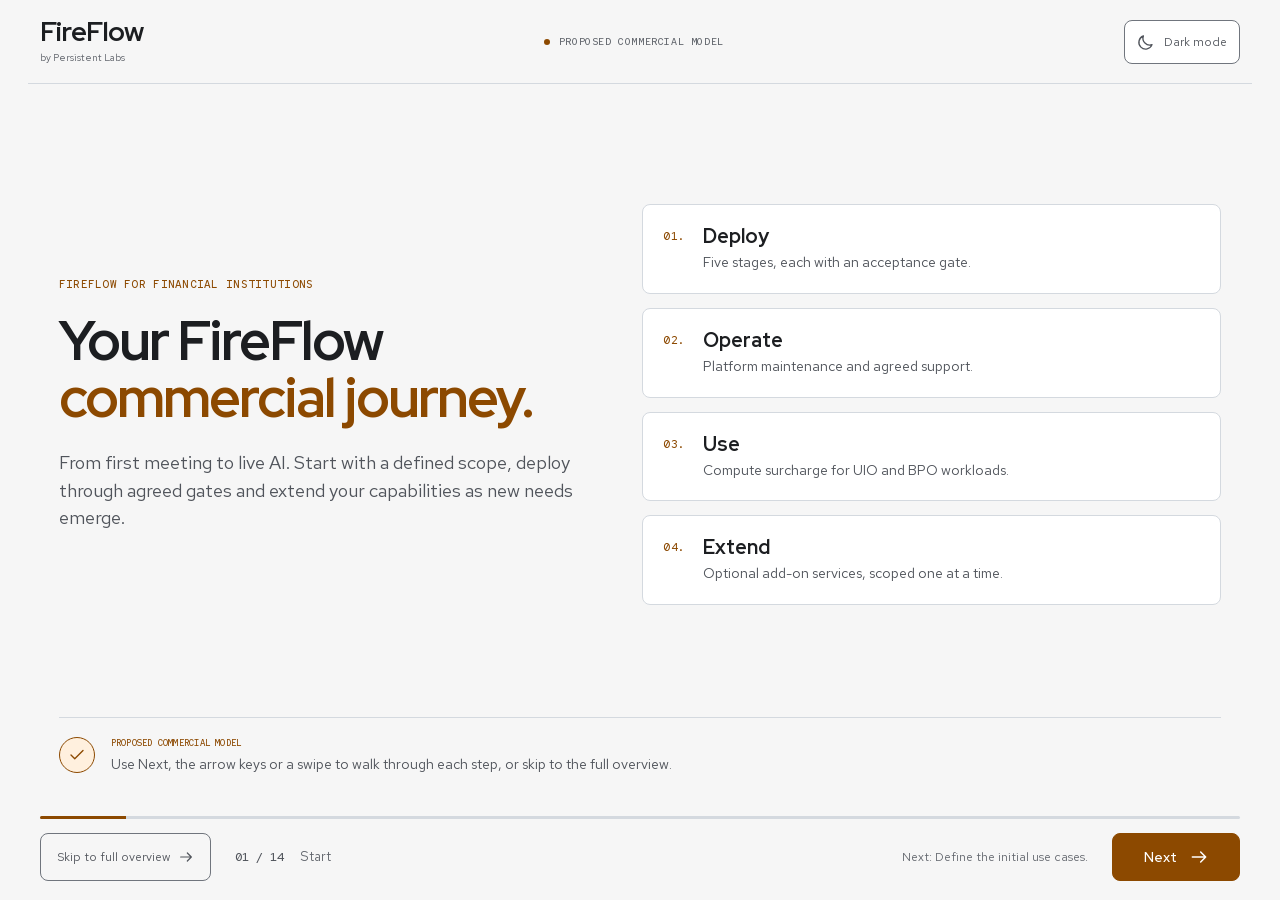
<file: index.html>
<!doctype html><html lang="en" data-theme="dark"><head><meta charset="utf-8"><meta name="viewport" content="width=device-width, initial-scale=1"><title>FireFlow | A guided client journey</title><meta name="description" content="Explore the FireFlow client journey, one screen at a time. From initial meeting and deployment to usage pricing and optional add-on services."><script>try{document.documentElement.dataset.theme=localStorage.getItem('fireflow-theme')||(matchMedia('(prefers-color-scheme:dark)').matches?'dark':'light')}catch(e){document.documentElement.dataset.theme='dark'}</script><style>@font-face{font-family:'Red Hat Text';src:url([data-uri]) format('woff2');font-weight:300 900;font-display:block}
@font-face{font-family:'Red Hat Display';src:url([data-uri]) format('woff2');font-weight:300 900;font-display:block}
@font-face{font-family:'Red Hat Mono';src:url([data-uri]) format('woff2');font-weight:300 900;font-display:block}
/* ===========================================
   FIXED 16:9 STAGE: MANDATORY BASE STYLES
   Include this ENTIRE file in every presentation.
   Slides are authored at 1920×1080 and scaled as a whole.
   =========================================== */

/* 1. Lock the browser viewport */
html,
body {
    width: 100%;
    height: 100%;
    margin: 0;
    overflow: hidden;
    background: var(--stage-bg, #000);
}

/* 2. Full-window deck viewport */
.deck-viewport {
    position: fixed;
    inset: 0;
    overflow: hidden;
    background: var(--stage-bg, #000);
}

/* 3. Fixed 16:9 design canvas.
   JavaScript sets transform: translate(...) scale(...). */
.deck-stage {
    position: absolute;
    left: 0;
    top: 0;
    width: 1920px;
    height: 1080px;
    overflow: hidden;
    transform-origin: 0 0;
    background: var(--slide-bg, #fff);
}

/* 4. Slides stack inside the fixed stage.
   Content must be laid out at 1920×1080, not reflowed per device. */
.slide {
    position: absolute;
    inset: 0;
    width: 1920px;
    height: 1080px;
    overflow: hidden;
    display: block;
    visibility: hidden;
    opacity: 0;
    pointer-events: none;
    background: var(--slide-bg, #fff);
}

.slide.active,
.slide.visible {
    visibility: visible;
    opacity: 1;
    pointer-events: auto;
    z-index: 1;
}

/* 5. Keep media inside authored slide bounds */
img,
video,
canvas,
svg {
    max-width: 100%;
    max-height: 100%;
}

/* 6. Presentation chrome stays outside the slide design system */
.deck-controls {
    position: fixed;
    left: 50%;
    bottom: 22px;
    transform: translateX(-50%);
    z-index: 1000;
}

/* 7. Print one fixed-size slide per page */
@media print {
    html,
    body {
        width: 1920px;
        height: auto;
        overflow: visible;
        background: #fff;
    }

    .deck-viewport {
        position: static;
        overflow: visible;
        background: #fff;
    }

    .deck-stage {
        position: static;
        width: auto;
        height: auto;
        transform: none !important;
        background: none;
    }

    .slide {
        position: relative;
        display: block !important;
        visibility: visible !important;
        opacity: 1 !important;
        pointer-events: auto !important;
        width: 1920px;
        height: 1080px;
        break-after: page;
        page-break-after: always;
    }

    .slide:last-child {
        break-after: auto;
        page-break-after: auto;
    }

    .deck-controls {
        display: none !important;
    }
}

/* 8. Reduced motion */
@media (prefers-reduced-motion: reduce) {
    *,
    *::before,
    *::after {
        animation-duration: 0.01ms !important;
        transition-duration: 0.2s !important;
    }
}

/* === Brand tokens: FireFlow orange, Red Hat typography, quiet maker endorsement === */
:root{--bg:#1C1E21;--panel:#25292D;--text:#F6F6F6;--secondary:#CBCDD0;--muted:#A8ADB4;--border:#454B52;--control:#858B94;--orange:#FFB45B;--orange-bg:#3B2C20;--sky:#8ECFFB;--sky-bg:#202F3C;--mint:#A0E7D1;--mint-bg:#20372F;--violet:#D0BDF4;--violet-bg:#322A40;--gold:#FBD78E;--gold-bg:#383222;--accent:#F7931A;--accent-ink:#1C1E21;--stage-bg:var(--bg);--slide-bg:var(--bg);color-scheme:dark}
:root[data-theme=light]{--bg:#F6F6F6;--panel:#FFFFFF;--text:#1C1E21;--secondary:#50545B;--muted:#62666D;--border:#D4D9DF;--control:#70757D;--orange:#8C4900;--orange-bg:#FFF0DE;--sky:#215F8B;--sky-bg:#EAF4FB;--mint:#245D4C;--mint-bg:#E5F4ED;--violet:#6544A2;--violet-bg:#F1EBFA;--gold:#76580D;--gold-bg:#FFF5E6;--accent:#8C4900;--accent-ink:#FFFFFF;color-scheme:light}
.orange{--tone:var(--orange);--tint:var(--orange-bg)}.sky{--tone:var(--sky);--tint:var(--sky-bg)}.mint{--tone:var(--mint);--tint:var(--mint-bg)}.violet{--tone:var(--violet);--tint:var(--violet-bg)}.gold{--tone:var(--gold);--tint:var(--gold-bg)}
*{box-sizing:border-box}body{color:var(--text);font:400 18px/1.5 'Red Hat Text',sans-serif}button,a{-webkit-tap-highlight-color:transparent;touch-action:manipulation}button{font:inherit;cursor:pointer}button:disabled{cursor:default;opacity:.35}a{color:inherit;text-decoration:none}h1,p{margin:0}button:focus-visible,a:focus-visible{outline:3px solid var(--accent);outline-offset:4px}h1:focus{outline:none}h1{font:700 clamp(38px,4.3vw,68px)/1.04 'Red Hat Display';letter-spacing:-.035em}h1 em{font-style:normal;color:var(--tone)}.icon{width:24px;height:24px;fill:none;stroke:currentColor;stroke-width:1.8;stroke-linecap:round;stroke-linejoin:round;display:block;flex:none}
/* === Responsive stage: owner request overrides the skill's fixed 16:9 canvas.
   A portrait layout keeps mobile text readable; every screen still fits the viewport. === */
.deck-viewport{height:100vh;height:100dvh;display:grid;grid-template-rows:84px minmax(0,1fr) 92px;padding:0 max(28px,env(safe-area-inset-right)) 0 max(28px,env(safe-area-inset-left))}
.deck-stage{position:relative;width:100%;height:100%;max-width:1456px;justify-self:center;transform:none;background:var(--bg);overflow:hidden}
.slide{width:100%;height:100%;background:var(--bg);transition:opacity 180ms ease;overflow:hidden}
.slide-content{height:100%;padding:clamp(20px,3.8vh,44px) clamp(12px,2.4vw,38px);display:grid;grid-template-columns:1fr 1.12fr;grid-template-rows:minmax(0,1fr) auto;column-gap:clamp(30px,5.2vw,80px);row-gap:26px;align-items:center}
.copy,.visual{min-width:0}.eyebrow,.mini-label,.step-number,.service-number{font:500 11px/1.4 'Red Hat Mono';letter-spacing:.025em}.eyebrow{color:var(--tone);margin-bottom:20px}.lead{font-size:clamp(16px,1.45vw,21px);line-height:1.5;color:var(--secondary);margin-top:22px;max-width:530px}.visual{width:100%;display:flex;flex-direction:column;gap:22px}.mini-label{display:block;color:var(--muted)}
/* === Persistent presentation chrome: one primary action, clear position === */
.deck-header{width:100%;max-width:1456px;justify-self:center;display:flex;align-items:center;justify-content:space-between;gap:24px;border-bottom:1px solid var(--border);padding:0 12px}.brand{min-height:48px;display:flex;flex-direction:column;justify-content:center}.brand b{font:700 27px/1 'Red Hat Display';letter-spacing:-.03em}.brand span{font-size:10px;color:var(--muted);margin-top:5px}.header-centre{font:500 10px 'Red Hat Mono';letter-spacing:.06em;display:flex;align-items:center;gap:9px;color:var(--muted)}.draft-dot{width:6px;height:6px;border-radius:50%;background:var(--accent)}.theme-toggle{display:flex;gap:9px;align-items:center;justify-content:center;min-height:44px;padding:8px 12px;border:1px solid var(--control);border-radius:8px;background:var(--panel);color:var(--secondary);font-size:12px}.theme-toggle .icon{width:18px;height:18px}.deck-footer{max-width:1456px;width:100%;justify-self:center;align-self:stretch;padding:8px 12px max(12px,env(safe-area-inset-bottom))}.progress-track{width:100%;height:3px;background:var(--border);margin-bottom:14px;overflow:hidden;border-radius:2px}#progress-fill{display:block;height:100%;background:var(--accent);transition:width 180ms}.navigation{display:flex;align-items:center;gap:24px}.navigation button{display:flex;align-items:center;justify-content:center;gap:12px;min-height:48px;border-radius:8px;padding:10px 20px;font-size:14px;font-weight:500}.previous{border:1px solid var(--control);background:transparent;color:var(--secondary)}.previous .icon{transform:rotate(180deg);width:18px;height:18px}.next{border:1px solid var(--accent);background:var(--accent);color:var(--accent-ink);min-width:128px}.next .icon{width:20px;height:20px}.position{display:flex;align-items:center;gap:16px;white-space:nowrap}#position-number{font:500 12px 'Red Hat Mono';color:var(--secondary)}#chapter-name{font-size:13px;color:var(--muted)}.next-topic{margin-left:auto;color:var(--muted);font-size:12px}.gate-line{grid-column:1/-1;display:flex;align-items:center;gap:16px;border-top:1px solid var(--border);padding-top:19px}.gate-icon{width:36px;height:36px;display:grid;place-items:center;background:var(--tint);border:1px solid var(--tone);border-radius:50%;color:var(--tone);flex:none}.gate-icon .icon{width:18px;height:18px}.gate-line .mini-label{font-size:9px;color:var(--tone);margin-bottom:4px}.gate-line p{font-size:14px;line-height:1.45;color:var(--secondary)}
/* === Visual grammar: connected nodes, pricing, model routes and control gates === */
.route{display:flex;align-items:stretch;gap:0;width:100%}.flow-step{border:1px solid var(--tone);border-radius:8px;background:var(--tint);min-width:0;flex:1;padding:20px 16px;display:flex;flex-direction:column;justify-content:center;gap:9px}.step-number{color:var(--tone);font-size:10px}.step-number:empty{display:none}.flow-step b{font:700 20px/1.16 'Red Hat Display';letter-spacing:-.02em}.flow-step>span:last-child:not(.step-number){font-size:13px;line-height:1.4;color:var(--secondary)}.flow-arrow{display:flex;align-items:center;justify-content:center;width:28px;flex:none;color:var(--tone);padding:0 3px}.flow-arrow .icon{width:22px;height:22px}.workload-pair{display:flex;gap:24px;border-top:1px solid var(--border);margin-top:28px;padding-top:22px}.workload-pair p{flex:1;display:flex;flex-direction:column;gap:6px}.workload-pair b{color:var(--tone);font:500 14px 'Red Hat Mono'}.workload-pair span{font-size:14px;color:var(--secondary)}.price-panel{border:1px solid var(--tone);border-radius:16px;padding:28px;background:var(--tint)}.price-panel .mini-label{color:var(--tone)}.amount{font:700 clamp(38px,4.7vw,70px)/1.05 'Red Hat Display';letter-spacing:-.035em;color:var(--text);white-space:nowrap;margin:17px 0}.amount>span{font:400 18px 'Red Hat Text';letter-spacing:0;margin-left:4px;color:var(--secondary)}.price-detail{font-size:15px;color:var(--secondary);line-height:1.5;max-width:500px}.mini-flow .flow-step{background:var(--panel);border-color:var(--border);padding:14px 12px}.mini-flow .flow-step b{font-size:15px}.fee-note{border-left:3px solid var(--tone);padding-left:17px;display:flex;flex-direction:column;gap:7px}.fee-note b{font-size:17px;font-weight:500}.fee-note span{font-size:14px;color:var(--secondary);line-height:1.45}.control-list{display:grid;gap:12px}.control-list>div{display:flex;gap:20px;align-items:center;padding:20px 24px;border:1px solid var(--border);border-radius:8px;background:var(--panel)}.control-list .icon{width:30px;height:30px;color:var(--tone)}.control-list span{display:flex;flex-direction:column;gap:5px}.control-list b{font:700 22px/1.1 'Red Hat Display'}.control-list small{font-size:14px;color:var(--secondary)}.ownership-split{display:grid;grid-template-columns:1fr 1fr;gap:24px}.ownership-split p{font-size:14px;line-height:1.5;color:var(--secondary)}.ownership-split b{display:block;margin-bottom:5px;color:var(--text);font-weight:500}.model-route .flow-step{padding:16px}.model-route .flow-step b{font-size:19px}.model-choice{display:grid;grid-template-columns:1fr 1fr;gap:20px}.model-choice .price-panel{padding:24px}.model-choice .amount{font-size:74px}.choice-origin{display:flex;gap:10px;align-items:center;justify-content:center;color:var(--secondary);font-size:16px}.choice-origin .icon{color:var(--tone)}.invoice{display:grid;grid-template-columns:1fr auto 1fr;gap:20px;align-items:center;border:1px solid var(--border);background:var(--panel);border-radius:16px;padding:28px}.invoice>div{display:flex;flex-direction:column;gap:10px}.invoice span{font-size:14px;color:var(--secondary)}.invoice b{font:700 25px/1.15 'Red Hat Display'}.invoice .math-sign{font:400 30px 'Red Hat Mono';color:var(--tone)}.invoice .invoice-total{grid-column:1/-1;border-top:1px solid var(--border);padding-top:22px;color:var(--tone);display:flex;flex-direction:row;justify-content:space-between;gap:18px;align-items:center}.invoice-total b{font-size:21px}.visual-note{font-size:14px;color:var(--secondary);line-height:1.5}.formula{background:var(--tint);border:1px solid var(--tone);border-radius:16px;padding:24px 28px;display:flex;flex-direction:column;gap:14px}.formula>div{display:flex;align-items:center;gap:14px;font:400 17px/1.3 'Red Hat Mono'}.formula>div:first-child{justify-content:space-between;gap:16px}.formula b{font-weight:500}.formula>div>span{color:var(--tone)}.formula .formula-result{border-top:1px solid var(--tone);padding-top:17px;color:var(--tone)}.service-list{display:flex;flex-direction:column;gap:14px}.service-list>div{display:flex;align-items:flex-start;gap:18px;border:1px solid var(--border);border-radius:8px;padding:20px;background:var(--panel)}.service-number{color:var(--tone);padding-top:4px}.service-list p{display:flex;flex-direction:column;gap:6px}.service-list b{font:700 20px/1.1 'Red Hat Display'}.service-list p>span{font-size:14px;line-height:1.4;color:var(--secondary)}.return-path{display:flex;gap:10px;align-items:center;justify-content:center;color:var(--mint);margin-top:20px;font-size:13px}.return-path .icon{transform:rotate(180deg);width:18px;height:18px}
/* === Final screen: summary and clearly labelled full-document destinations === */
.summary-grid{display:grid;grid-template-columns:repeat(2,minmax(0,1fr));gap:14px}.summary-grid>div{min-width:0;border:1px solid var(--border);border-top:3px solid var(--tone);border-radius:8px;background:var(--panel);padding:20px;display:flex;flex-direction:column;gap:10px}.summary-grid>div>span{font:500 11px/1.3 'Red Hat Mono';color:var(--tone)}.summary-grid b{font:700 clamp(24px,2.55vw,40px)/1.05 'Red Hat Display';white-space:nowrap;letter-spacing:-.03em}.summary-grid small{font:400 12px/1.45 'Red Hat Text';color:var(--secondary);letter-spacing:0}.summary-grid b small{font-size:14px}.overview-links{display:flex;align-items:center;flex-wrap:wrap;gap:10px 18px}.overview-links a{display:flex;align-items:center;gap:8px;min-height:44px;font-size:12px;color:var(--secondary)}.overview-links .icon{width:17px;height:17px}.overview-links .primary-link{background:var(--accent);color:var(--accent-ink);padding:10px 16px;border-radius:8px;font-weight:500}.sr-only{position:absolute;width:1px;height:1px;clip-path:inset(50%);overflow:hidden;white-space:nowrap}.no-script{position:fixed;inset:0;background:var(--bg);z-index:100;display:grid;place-content:center;gap:20px;padding:24px}.no-script a{text-decoration:underline}
/* === Portrait phone/tablet layouts: same sequence, readable type, no scrolling === */
@media(max-width:1000px) and (orientation:portrait){
 .deck-viewport{grid-template-rows:66px minmax(0,1fr) 82px;padding-inline:20px}.deck-header{padding:0}.header-centre{display:none}.brand b{font-size:25px}.theme-toggle{width:44px;padding:10px}.theme-toggle span{display:none}.deck-footer{padding:8px 0 max(10px,env(safe-area-inset-bottom))}.navigation{gap:12px}.navigation button{min-height:46px;padding:9px 14px}.next{min-width:102px}.previous span{display:none}.previous{width:46px}.position{flex:1;justify-content:center;flex-direction:column;gap:2px}#position-number{font-size:11px}#chapter-name{font-size:11px}.next-topic{display:none}.progress-track{margin-bottom:10px}.slide-content{padding:24px 0 18px;grid-template-columns:1fr;grid-template-rows:auto minmax(0,1fr) auto;gap:18px;align-items:center}.copy{align-self:start}.eyebrow{font-size:10px;margin-bottom:12px}h1{font-size:clamp(31px,7.7vw,48px);line-height:1.06}.lead{font-size:15px;line-height:1.45;margin-top:14px;max-width:580px}.visual{gap:15px;align-self:center}.gate-line{padding-top:12px;gap:10px}.gate-icon{width:28px;height:28px}.gate-icon .icon{width:15px;height:15px}.gate-line .mini-label{font-size:8px;margin-bottom:3px}.gate-line p{font-size:11px;line-height:1.4}.flow-step{padding:16px 10px;gap:7px}.flow-step b{font-size:17px;line-height:1.1}.flow-step>span:last-child:not(.step-number){font-size:11px;line-height:1.4}.step-number{font-size:9px}.flow-arrow{width:20px;padding:0 1px}.flow-arrow .icon{width:18px;height:18px}.workload-pair{margin-top:18px;padding-top:15px;gap:20px}.workload-pair b{font-size:12px}.workload-pair span{font-size:12px}.price-panel{padding:22px;border-radius:12px}.price-panel .mini-label{font-size:10px}.amount{font-size:46px;margin:14px 0}.amount>span{font-size:15px}.price-detail{font-size:13px;line-height:1.45}.mini-flow .flow-step{padding:10px 8px}.mini-flow .flow-step b{font-size:12px}.fee-note{padding-left:12px;gap:5px}.fee-note b{font-size:14px}.fee-note span{font-size:12px}.control-list{gap:10px}.control-list>div{padding:15px 18px;gap:15px}.control-list .icon{width:24px;height:24px}.control-list b{font-size:19px}.control-list small{font-size:12px}.ownership-split{gap:18px}.ownership-split p{font-size:12px;line-height:1.4}.model-route .flow-step{padding:14px}.model-route .flow-step b{font-size:17px}.model-choice{gap:12px}.model-choice .price-panel{padding:20px 15px}.model-choice .amount{font-size:56px}.model-choice .price-detail{font-size:12px}.choice-origin{font-size:14px}.invoice{padding:20px;gap:16px}.invoice span{font-size:12px}.invoice b{font-size:21px}.invoice .invoice-total{padding-top:16px;gap:10px}.invoice-total b{font-size:17px}.visual-note{font-size:12px;line-height:1.45}.formula{padding:20px;gap:14px}.formula>div{font-size:14px;gap:10px}.formula .formula-result{padding-top:14px}.service-list{gap:10px}.service-list>div{padding:14px;gap:12px}.service-list b{font-size:17px}.service-list p>span{font-size:12px}.service-list p{gap:5px}.service-number{font-size:10px}.project-route .flow-step{padding:15px 9px}.project-route .flow-step b{font-size:15px}.return-path{font-size:11px;margin-top:14px;gap:8px}.summary-grid{gap:10px}.summary-grid>div{padding:14px;gap:7px}.summary-grid>div>span{font-size:9px}.summary-grid b{font-size:26px}.summary-grid small{font-size:10px}.summary-grid b small{font-size:11px}.overview-links{gap:4px 18px}.overview-links .primary-link{width:100%;justify-content:center}.overview-links>a{font-size:12px}.summary-slide .lead{font-size:14px}.summary-slide .visual{gap:12px}
}
/* === Small phones: reduce decoration and spacing, keep every core point visible === */
@media(max-width:1000px) and (orientation:portrait) and (max-height:700px){
 .deck-viewport{grid-template-rows:58px minmax(0,1fr) 74px;padding-inline:18px}.brand b{font-size:23px}.brand span{font-size:9px}.slide-content{padding:14px 0 12px;gap:12px}.eyebrow{font-size:9px;margin-bottom:8px}h1{font-size:32px}.lead{font-size:14px;margin-top:10px;line-height:1.4}.visual{gap:12px}.gate-line{padding-top:9px}.gate-icon{display:none}.gate-line p{font-size:10px}.navigation button{min-height:44px;padding:8px 12px}.previous{width:44px}.flow-step{padding:12px 9px;gap:6px}.flow-step b{font-size:15px}.flow-step>span:last-child:not(.step-number){font-size:10px}.workload-pair{margin-top:14px;padding-top:12px}.workload-pair span{font-size:11px}.price-panel{padding:16px}.amount{font-size:39px;margin:10px 0}.amount>span{font-size:13px}.price-detail{font-size:12px}.mini-flow .flow-step{padding:8px 6px}.mini-flow .flow-step b{font-size:11px}.control-list>div{padding:12px 14px}.control-list b{font-size:17px}.control-list small{font-size:11px}.ownership-split p{font-size:11px}.model-route .flow-step{padding:12px}.model-choice .price-panel{padding:16px 12px}.model-choice .amount{font-size:48px}.choice-origin{font-size:12px}.invoice{padding:16px}.invoice b{font-size:19px}.invoice-total b{font-size:16px}.formula{padding:16px;gap:10px}.formula>div{font-size:12px}.formula .formula-result{padding-top:12px}.visual-note{font-size:11px}.service-list{gap:8px}.service-list>div{padding:11px 12px;gap:10px}.service-list b{font-size:15px}.service-list p>span{font-size:11px}.project-route .flow-step{padding:12px 8px}.project-route .flow-step b{font-size:14px}.summary-grid>div{padding:11px;gap:6px}.summary-grid b{font-size:23px}.summary-grid small{font-size:9px}.summary-grid>div>span{font-size:8px}.summary-slide .lead{font-size:12px}.summary-slide .visual{gap:9px}.overview-links{gap:0 14px}.overview-links a{font-size:11px;min-height:44px}.overview-links .primary-link{min-height:44px;padding:8px 12px}.summary-slide .gate-line p{font-size:9px}
}
/* === Low-height laptops and landscape phones retain the side-by-side composition === */
@media(min-width:1001px) and (max-height:700px), (orientation:landscape) and (max-height:540px){
 .deck-viewport{grid-template-rows:64px minmax(0,1fr) 78px;padding-inline:24px}.slide-content{padding:18px 12px;column-gap:34px;row-gap:16px}h1{font-size:42px}.eyebrow{margin-bottom:13px;font-size:10px}.lead{font-size:16px;margin-top:16px}.visual{gap:16px}.flow-step{padding:15px 12px;gap:6px}.flow-step b{font-size:18px}.flow-step>span:last-child:not(.step-number){font-size:12px}.price-panel{padding:20px}.amount{font-size:52px;margin:14px 0}.price-detail{font-size:13px}.control-list>div{padding:15px 20px}.control-list b{font-size:19px}.service-list>div{padding:15px}.service-list b{font-size:18px}.service-list p>span{font-size:13px}.formula{padding:20px;gap:12px}.formula>div{font-size:15px}.summary-grid>div{padding:15px;gap:7px}.summary-grid b{font-size:29px}.summary-grid>div>span{font-size:10px}.summary-grid small{font-size:11px}.overview-links{gap:4px 16px}.gate-line{padding-top:13px}.gate-line p{font-size:12px}.gate-icon{width:28px;height:28px}.gate-icon .icon{width:15px;height:15px}.next-topic{font-size:11px}
}
@media(orientation:landscape) and (max-height:540px){
 .deck-viewport{grid-template-rows:50px minmax(0,1fr) 64px;padding-inline:20px}.deck-header{padding:0}.brand b{font-size:22px}.brand span{font-size:8px}.header-centre{font-size:8px}.theme-toggle{min-height:44px;padding:8px;font-size:11px}.slide-content{padding:12px 0;column-gap:24px;row-gap:8px;grid-template-columns:.9fr 1.1fr}.eyebrow{font-size:8px;margin-bottom:8px}h1{font-size:30px}.lead{font-size:13px;margin-top:10px;line-height:1.4}.visual{gap:10px}.gate-line{padding-top:8px;gap:8px}.gate-icon{display:none}.gate-line .mini-label{font-size:7px;margin-bottom:1px}.gate-line p{font-size:10px}.deck-footer{padding:4px 0 8px}.progress-track{margin-bottom:7px;height:2px}.navigation{gap:14px}.navigation button{min-height:44px;padding:8px 14px;font-size:12px}.next{min-width:100px}.position{gap:12px}#position-number{font-size:10px}#chapter-name{font-size:11px}.next-topic{display:none}.next{margin-left:auto}.flow-step{padding:10px 9px;gap:5px}.flow-step b{font-size:14px}.flow-step>span:last-child:not(.step-number){font-size:10px}.step-number{font-size:8px}.flow-arrow{width:20px}.flow-arrow .icon{width:18px;height:18px}.workload-pair{margin-top:12px;padding-top:10px;gap:12px}.workload-pair p{gap:3px}.workload-pair b{font-size:11px}.workload-pair span{font-size:11px}.price-panel{padding:14px}.price-panel .mini-label{font-size:8px}.amount{font-size:36px;margin:9px 0}.amount>span{font-size:12px}.price-detail{font-size:11px;line-height:1.35}.mini-flow .flow-step{padding:8px}.mini-flow .flow-step b{font-size:10px}.fee-note{padding-left:10px;gap:4px}.fee-note b{font-size:12px}.fee-note span{font-size:10px}.control-list{gap:7px}.control-list>div{padding:10px 14px;gap:12px}.control-list .icon{width:20px;height:20px}.control-list b{font-size:15px}.control-list span{gap:3px}.control-list small{font-size:10px}.ownership-split{gap:12px}.ownership-split p{font-size:10px;line-height:1.35}.ownership-split b{margin-bottom:3px}.model-route .flow-step{padding:10px}.model-route .flow-step b{font-size:13px}.model-choice{gap:12px}.model-choice .price-panel{padding:14px}.model-choice .amount{font-size:40px}.choice-origin{font-size:12px}.choice-origin .icon{width:18px;height:18px}.invoice{padding:14px;gap:12px}.invoice span{font-size:10px}.invoice b{font-size:18px}.invoice .invoice-total{padding-top:12px}.invoice-total b{font-size:14px}.visual-note{font-size:10px;line-height:1.4}.formula{padding:12px 16px;gap:8px}.formula>div{font-size:11px}.formula .formula-result{padding-top:9px}.service-list{gap:7px}.service-list>div{padding:10px 12px;gap:10px}.service-list p{gap:4px}.service-list b{font-size:14px}.service-list p>span{font-size:10px}.service-number{font-size:9px}.project-route .flow-step b{font-size:13px}.return-path{font-size:10px;margin-top:10px}.summary-grid{gap:8px}.summary-grid>div{padding:10px;gap:5px}.summary-grid>div>span{font-size:8px}.summary-grid b{font-size:23px}.summary-grid small{font-size:9px;line-height:1.35}.summary-grid b small{font-size:10px}.overview-links{gap:0 14px}.overview-links a{font-size:10px}.overview-links .primary-link{padding:8px 10px}.summary-slide .visual{gap:6px}.summary-slide .gate-line p{font-size:9px}
}
@media(prefers-reduced-motion:reduce){*,*:before,*:after{animation:none!important;transition:none!important}}
/* === Printing uses readable full slides; the final screen also links the one-page PDF === */
@media print{@page{size:landscape;margin:0}.deck-header,.deck-footer{display:none}.deck-viewport{display:block;height:auto;padding:0}.deck-stage{max-width:none;width:100%;height:auto;overflow:visible}.slide{width:1122px;height:793px;overflow:hidden;background:#F6F6F6;color:#1C1E21}.slide-content{padding:50px}*{-webkit-print-color-adjust:exact;print-color-adjust:exact}}

/* Final summary remains compact on small screens; repeated explanations stay in earlier screens and the full view. */
@media(max-width:1000px) and (orientation:portrait){.summary-grid b{font-size:23px}.summary-grid b small{display:block;font-size:10px;margin-top:3px}}
@media(max-width:1000px) and (orientation:portrait) and (max-height:700px){.summary-grid b{font-size:20px}.summary-slide .lead{display:none}.summary-slide .slide-content{padding:10px 0 8px;gap:8px}.summary-slide h1{font-size:28px}.summary-grid>div{padding:9px;gap:5px}.summary-grid>div>small{font-size:9px}.summary-grid b small{font-size:9px}.summary-slide .eyebrow{font-size:8px}.summary-slide .gate-line{padding-top:7px}}
@media(max-width:350px) and (orientation:portrait){.control-list{gap:8px}.control-list>div{padding:10px 12px}.control-list b{font-size:16px}.control-list small{font-size:10px}.service-list>div{padding:9px 10px}.service-list{gap:6px}.service-list b{font-size:14px}.service-list p>span{font-size:10px}.service-list p{gap:3px}#uio .price-panel{padding:13px}#uio .amount{font-size:34px;margin:8px 0}#uio .price-detail{font-size:11px}#uio .model-route .flow-step{padding:10px}#uio .model-route .flow-step b{font-size:14px}}
@media(orientation:landscape) and (max-height:540px){.summary-grid b{font-size:20px}.summary-grid>div>small{display:none}.summary-grid>div{padding:10px}.summary-grid b small{font-size:10px}.overview-links .primary-link{width:100%;justify-content:center}.summary-slide .visual{gap:4px}}
@media print{:root{--bg:#F6F6F6;--panel:#FFFFFF;--text:#1C1E21;--secondary:#50545B;--muted:#62666D;--border:#D4D9DF;--orange:#8C4900;--orange-bg:#FFF0DE;--sky:#215F8B;--sky-bg:#EAF4FB;--mint:#245D4C;--mint-bg:#E5F4ED;--violet:#6544A2;--violet-bg:#F1EBFA;--gold:#76580D;--gold-bg:#FFF5E6;--accent:#8C4900;--accent-ink:#FFFFFF}}

.next.restart{background:transparent;color:var(--secondary);border-color:var(--control)}
@media(max-width:1000px) and (orientation:portrait) and (max-height:600px){.summary-grid>div>small{display:none}}

@media(orientation:landscape) and (max-height:540px){.summary-grid>div{padding:7px 10px;gap:4px}}

/* Optional overview shortcut shares the first screen's navigation row. */
.skip-overview{display:none;align-items:center;justify-content:center;gap:8px;min-height:48px;padding:10px 16px;border:1px solid var(--control);border-radius:8px;color:var(--secondary);font-size:12px;white-space:nowrap}
.skip-overview .icon{width:16px;height:16px}
.is-start .skip-overview{display:inline-flex}.is-start #previous{display:none}
@media(max-width:1000px) and (orientation:portrait){.skip-overview{min-height:44px;padding:8px 10px;font-size:11px}.is-start .position{display:none}.is-start .next{margin-left:auto}}
@media(orientation:landscape) and (max-height:540px){.skip-overview{min-height:44px;padding:8px 12px;font-size:11px}}

/* Compare model prices on matching baselines; center the worked invoice. */
.model-choice .price-panel{display:grid;grid-template-rows:auto auto 1fr;text-align:center;align-items:center}
.model-choice .mini-label{min-height:2.8em;display:flex;align-items:center;justify-content:center}
.model-choice .price-detail{align-self:start;margin-inline:auto}
.invoice{grid-template-columns:minmax(0,1fr) auto minmax(0,1fr);text-align:center}
.invoice>div:not(.invoice-total){align-self:stretch;align-items:center;justify-content:flex-end}
.invoice .math-sign{justify-self:center}
.invoice .invoice-total{flex-direction:column;justify-content:center;gap:8px}
.invoice .invoice-total b{font-size:32px}
@media(max-width:1000px) and (orientation:portrait){.invoice .invoice-total b{font-size:28px}}
@media(orientation:landscape) and (max-height:540px){.invoice .invoice-total{gap:4px}.invoice .invoice-total b{font-size:22px}}
@media(max-width:1000px) and (orientation:portrait) and (max-height:600px){
 #bpo .choice-origin{display:none}
 #bpo .model-choice .price-panel{padding:12px 10px}
 #bpo .model-choice .amount{margin:8px 0}
 #billing .slide-content{gap:8px}
 #billing .invoice{padding:12px;gap:10px}
 #billing .invoice>div:not(.invoice-total){gap:6px}
 #billing .invoice .invoice-total{flex-direction:row;gap:12px;padding-top:10px}
 #billing .invoice .invoice-total b{font-size:24px}
}
</style></head><body><svg xmlns="http://www.w3.org/2000/svg" style="position:absolute;width:0;height:0;overflow:hidden" aria-hidden="true"><defs>
<symbol id="arrow" viewBox="0 0 24 24"><path d="M4 12h16m-6-6 6 6-6 6"/></symbol>
<symbol id="sun" viewBox="0 0 24 24"><circle cx="12" cy="12" r="4"/><path d="M12 2v2m0 16v2M2 12h2m16 0h2M5 5l1.5 1.5m11 11L19 19M5 19l1.5-1.5m11-11L19 5"/></symbol>
<symbol id="moon" viewBox="0 0 24 24"><path d="M20 15.5A9 9 0 0 1 8.5 4 9 9 0 1 0 20 15.5Z"/></symbol>
<symbol id="download" viewBox="0 0 24 24"><path d="M12 3v12m-5-5 5 5 5-5M4 16v5h16v-5"/></symbol>
<symbol id="message" viewBox="0 0 24 24"><path d="M4 4h16v12H9l-5 4V4Z"/><path d="M8 8h8m-8 4h5"/></symbol>
<symbol id="layers" viewBox="0 0 24 24"><path d="m12 3 9 5-9 5-9-5 9-5Zm-9 9 9 5 9-5m-18 5 9 5 9-5"/></symbol>
<symbol id="connect" viewBox="0 0 24 24"><rect x="2" y="3" width="7" height="7" rx="1"/><rect x="15" y="14" width="7" height="7" rx="1"/><path d="M9 6h6a3 3 0 0 1 3 3v5M6 10v5a3 3 0 0 0 3 3h6"/></symbol>
<symbol id="shield" viewBox="0 0 24 24"><path d="m12 2 8 3v6c0 5-4 9-8 11-4-2-8-6-8-11V5l8-3Z"/><path d="m8 12 3 3 5-6"/></symbol>
<symbol id="launch" viewBox="0 0 24 24"><path d="M14 4h6v6m0-6L9 15M10 4H4v16h16v-6"/></symbol>
<symbol id="activity" viewBox="0 0 24 24"><path d="M2 12h5l3-8 4 16 3-8h5"/></symbol>
<symbol id="branch" viewBox="0 0 24 24"><path d="M7 5v10a4 4 0 0 0 4 4h6M7 10h6a4 4 0 0 0 4-4"/><circle cx="7" cy="4" r="2"/><circle cx="17" cy="4" r="2"/><circle cx="18" cy="19" r="2"/></symbol>
<symbol id="scope" viewBox="0 0 24 24"><path d="M8 3H3v5m13-5h5v5M3 16v5h5m13-5v5h-5"/><circle cx="12" cy="12" r="4"/></symbol>
<symbol id="code" viewBox="0 0 24 24"><path d="m8 6-6 6 6 6m8-12 6 6-6 6M14 3l-4 18"/></symbol>
<symbol id="check" viewBox="0 0 24 24"><path d="m4 12 5 5L20 6"/></symbol>
</defs></svg><div class="deck-viewport">
<header class="deck-header"><a class="brand" href="#intro" aria-label="FireFlow: return to the first screen"><b>FireFlow</b><span>by Persistent Labs</span></a><div class="header-centre"><span class="draft-dot"></span>PROPOSED COMMERCIAL MODEL</div><button class="theme-toggle" id="theme-toggle" type="button" aria-label="Switch to light mode"><svg class="icon" aria-hidden="true"><use href="#sun"/></svg><span>Light mode</span></button></header>
<main class="deck-stage" id="deck-stage" aria-label="FireFlow client journey"><section class="slide orange intro-slide" id="intro" aria-labelledby="title-intro"><div class="slide-content"><div class="copy"><p class="eyebrow">FIREFLOW FOR FINANCIAL INSTITUTIONS</p><h1 id="title-intro" tabindex="-1">Your FireFlow<br><em>commercial journey.</em></h1><p class="lead">From first meeting to live AI. Start with a defined scope, deploy through agreed gates and extend your capabilities as new needs emerge.</p></div><div class="visual"><div class="service-list"><div><span class="service-number">01.</span><p><b>Deploy</b><span>Five stages, each with an acceptance gate.</span></p></div><div><span class="service-number">02.</span><p><b>Operate</b><span>Platform maintenance and agreed support.</span></p></div><div><span class="service-number">03.</span><p><b>Use</b><span>Compute surcharge for UIO and BPO workloads.</span></p></div><div><span class="service-number">04.</span><p><b>Extend</b><span>Optional add-on services, scoped one at a time.</span></p></div></div></div><div class="gate-line"><span class="gate-icon"><svg class="icon" aria-hidden="true"><use href="#check"/></svg></span><div><span class="mini-label">PROPOSED COMMERCIAL MODEL</span><p>Use Next, the arrow keys or a swipe to walk through each step, or skip to the full overview.</p></div></div></div></section><section class="slide gold " id="meeting" aria-labelledby="title-meeting"><div class="slide-content"><div class="copy"><p class="eyebrow">YOUR FIREFLOW JOURNEY · INITIAL MEETING</p><h1 id="title-meeting" tabindex="-1">Define the initial<br><em>use cases.</em></h1><p class="lead">Identify the core services deployed agents will provide, the systems involved and the departments responsible for them internally.</p></div><div class="visual"><div class="opening-flow"><div class="route"><div class="flow-step gold"><span class="step-number">01.</span><b>Use cases</b><span>Institution’s own services</span></div><span class="flow-arrow" aria-hidden="true"><svg class="icon" aria-hidden="true"><use href="#arrow"/></svg></span><div class="flow-step orange"><span class="step-number">02.</span><b>Systems</b><span>API, MCP & data owners</span></div><span class="flow-arrow" aria-hidden="true"><svg class="icon" aria-hidden="true"><use href="#arrow"/></svg></span><div class="flow-step violet"><span class="step-number">03.</span><b>Owners</b><span>Business & engineering</span></div></div><div class="workload-pair"><p><b>UIO</b><span>Customer agents & chats</span></p><p><b>BPO</b><span>Internal business processes</span></p></div></div></div><div class="gate-line"><span class="gate-icon"><svg class="icon" aria-hidden="true"><use href="#check"/></svg></span><div><span class="mini-label">DELIVERY MODEL</span><p>Staging setup → Build &amp; test → Prepare production → Limited rollout → Full production</p></div></div></div></section><section class="slide orange " id="staging" aria-labelledby="title-staging"><div class="slide-content"><div class="copy"><p class="eyebrow">STAGE 1 · STAGING SETUP</p><h1 id="title-staging" tabindex="-1">Deploy the<br><em>test environment.</em></h1><p class="lead">Persistent Labs deploys staging, trains your teams and scopes the first three agents.</p></div><div class="visual"><div class="price-panel orange"><p class="mini-label">STAGE 1 · ONE-TIME SETUP</p><p class="amount">$100,000<span></span></p><p class="price-detail">Covers Stage 1. Invoiced at contract signature.</p></div><div class="fee-note"><b>Isolated sandbox</b><span>No internal API, SDK or production access.</span></div></div><div class="gate-line"><span class="gate-icon"><svg class="icon" aria-hidden="true"><use href="#check"/></svg></span><div><span class="mini-label">NEXT GATE</span><p>Staging ready, teams trained and three agent specifications agreed.</p></div></div></div></section><section class="slide orange " id="integration" aria-labelledby="title-integration"><div class="slide-content"><div class="copy"><p class="eyebrow">STAGE 2 · BUILD & TEST</p><h1 id="title-integration" tabindex="-1">Build and test<br><em>scoped agents.</em></h1><p class="lead">Persistent Labs builds the agents using one test account and sandbox data. No production APIs or external users.</p></div><div class="visual"><div class="system-flow"><div class="route"><div class="flow-step sky"><span class="step-number">01.</span><b>Set up</b><span>Permissions & budgets</span></div><span class="flow-arrow" aria-hidden="true"><svg class="icon" aria-hidden="true"><use href="#arrow"/></svg></span><div class="flow-step orange"><span class="step-number">02.</span><b>Build</b><span>Core agent flows</span></div><span class="flow-arrow" aria-hidden="true"><svg class="icon" aria-hidden="true"><use href="#arrow"/></svg></span><div class="flow-step mint"><span class="step-number">03.</span><b>Test</b><span>Agreed acceptance cases</span></div></div></div><div class="fee-note"><b>Start with the institution’s services.</b><span>Add partner services where agreed. Stages 2–4 are covered by the maintenance prepayment.</span></div></div><div class="gate-line"><span class="gate-icon"><svg class="icon" aria-hidden="true"><use href="#check"/></svg></span><div><span class="mini-label">NEXT GATE</span><p>All scoped agents pass agreed tests; institution teams can edit the flows independently.</p></div></div></div></section><section class="slide sky " id="approval" aria-labelledby="title-approval"><div class="slide-content"><div class="copy"><p class="eyebrow">STAGE 3 · PREPARE PRODUCTION</p><h1 id="title-approval" tabindex="-1">Prepare for<br><em>production access.</em></h1><p class="lead">Both teams prepare integration and production API, MCP and other needed access.</p></div><div class="visual"><div class="control-list"><div><svg class="icon" aria-hidden="true"><use href="#shield"/></svg><span><b>Persistent Labs</b><small>User isolation, approvals, limits and logs.</small></span></div><div><svg class="icon" aria-hidden="true"><use href="#activity"/></svg><span><b>Your institution</b><small>APIs, fraud controls and compliance.</small></span></div><div><svg class="icon" aria-hidden="true"><use href="#check"/></svg><span><b>Joint security plan</b><small>Testing, rollback and incident response.</small></span></div></div></div><div class="gate-line"><span class="gate-icon"><svg class="icon" aria-hidden="true"><use href="#check"/></svg></span><div><span class="mini-label">NEXT GATE</span><p>Proceed after the institution approves the plan and both teams test the controls.</p></div></div></div></section><section class="slide sky " id="rollout" aria-labelledby="title-rollout"><div class="slide-content"><div class="copy"><p class="eyebrow">STAGE 4 · LIMITED ROLLOUT</p><h1 id="title-rollout" tabindex="-1">Connect APIs.<br><em>Limit the rollout.</em></h1><p class="lead">Connect production APIs under the approved security plan. Begin with a restricted group of real users.</p></div><div class="visual"><div class="rollout-flow"><div class="route"><div class="flow-step sky"><span class="step-number">01.</span><b>Connect</b><span>Production APIs</span></div><span class="flow-arrow" aria-hidden="true"><svg class="icon" aria-hidden="true"><use href="#arrow"/></svg></span><div class="flow-step orange"><span class="step-number">02.</span><b>Roll out</b><span>Selected real users</span></div><span class="flow-arrow" aria-hidden="true"><svg class="icon" aria-hidden="true"><use href="#arrow"/></svg></span><div class="flow-step mint"><span class="step-number">03.</span><b>Monitor</b><span>Executions & defects</span></div></div></div><div class="fee-note"><b>Keep the emergency stop available.</b><span>Review feedback and adjust approval thresholds and spending limits.</span></div></div><div class="gate-line"><span class="gate-icon"><svg class="icon" aria-hidden="true"><use href="#check"/></svg></span><div><span class="mini-label">NEXT GATE</span><p>Expand once compliance has reviewed the audit trail and an agreed period has passed without critical incidents.</p></div></div></div></section><section class="slide mint " id="operation" aria-labelledby="title-operation"><div class="slide-content"><div class="copy"><p class="eyebrow">STAGE 5 · FULL PRODUCTION</p><h1 id="title-operation" tabindex="-1">Move to<br><em>full production.</em></h1><p class="lead">Lift pilot restrictions and scale agent workloads under your institution’s control.</p></div><div class="visual"><div class="price-panel mint"><p class="mini-label">PLATFORM MAINTENANCE</p><p class="amount">$20,000<span>/month</span></p><p class="price-detail">$120,000 prepaid at Stage 2 covers Stages 2–4. Monthly from go-live or after six months, whichever is later.</p></div><div class="ownership-split"><p><b>Your institution</b>Operations, end-user support and compliance.</p><p><b>Persistent Labs</b>Maintenance, updates and agreed incident response.</p></div></div><div class="gate-line"><span class="gate-icon"><svg class="icon" aria-hidden="true"><use href="#check"/></svg></span><div><span class="mini-label">FEE SCOPE</span><p>The prepayment covers Stage 2–4 integration of the agreed scope. New agents beyond it, infrastructure and model usage are excluded.</p></div></div></div></section><section class="slide mint " id="uio" aria-labelledby="title-uio"><div class="slide-content"><div class="copy"><p class="eyebrow">COMPUTE SURCHARGE · UIO</p><h1 id="title-uio" tabindex="-1">Customer agents:<br><em>private models only.</em></h1><p class="lead">UIO (User Intent Orchestration) covers customer agents and chats.</p></div><div class="visual"><div class="model-route"><div class="route"><div class="flow-step sky"><span class="step-number"></span><b>Customers</b><span>Agents & chats</span></div><span class="flow-arrow" aria-hidden="true"><svg class="icon" aria-hidden="true"><use href="#arrow"/></svg></span><div class="flow-step mint"><span class="step-number"></span><b>Private model</b><span>On-premises or private API</span></div></div></div><div class="price-panel mint"><p class="mini-label">SURCHARGE ON PRIVATE INFERENCE</p><p class="amount">25%<span></span></p><p class="price-detail">Hosted by your institution, Persistent Labs or an approved provider.</p></div></div><div class="gate-line"><span class="gate-icon"><svg class="icon" aria-hidden="true"><use href="#check"/></svg></span><div><span class="mini-label">MODEL POLICY</span><p>No frontier-model API access or fallback for UIO.</p></div></div></div></section><section class="slide sky " id="bpo" aria-labelledby="title-bpo"><div class="slide-content"><div class="copy"><p class="eyebrow">COMPUTE SURCHARGE · BPO</p><h1 id="title-bpo" tabindex="-1">Internal processes:<br><em>two model options.</em></h1><p class="lead">BPO (Business Process Orchestration) uses frontier or private models according to task complexity and data sensitivity.</p></div><div class="visual"><div class="choice-origin"><svg class="icon" aria-hidden="true"><use href="#branch"/></svg><span>Select per task</span></div><div class="model-choice"><div class="price-panel sky"><p class="mini-label">FRONTIER MODEL APIs</p><p class="amount">4%<span></span></p><p class="price-detail">e.g. OpenAI, Anthropic or other closed-source models.</p></div><div class="price-panel mint"><p class="mini-label">PRIVATE MODELS</p><p class="amount">25%<span></span></p><p class="price-detail">Hosted by your institution, Persistent Labs or an approved provider.</p></div></div></div><div class="gate-line"><span class="gate-icon"><svg class="icon" aria-hidden="true"><use href="#check"/></svg></span><div><span class="mini-label">USAGE PRICING</span><p>Apply the surcharge for the model actually used on each task.</p></div></div></div></section><section class="slide orange " id="billing" aria-labelledby="title-billing"><div class="slide-content"><div class="copy"><p class="eyebrow">COMPUTE SURCHARGE · BILLING</p><h1 id="title-billing" tabindex="-1">Calculate the<br><em>monthly surcharge.</em></h1><p class="lead">Apply 4% or 25% to FireFlow inference costs after agreed discounts and credits. Bill monthly in arrears.</p></div><div class="visual"><div class="invoice"><div><span>Example: inference cost</span><b>$10,000</b></div><span class="math-sign">×</span><div><span>Frontier rate</span><b>4%</b></div><div class="invoice-total"><span>FireFlow surcharge</span><b>$400</b></div></div><p class="visual-note">If the model provider bills you directly, Persistent Labs invoices only the surcharge.</p></div><div class="gate-line"><span class="gate-icon"><svg class="icon" aria-hidden="true"><use href="#check"/></svg></span><div><span class="mini-label">USAGE BILLING</span><p>Billing starts with the first Stage 4 production workload. Infrastructure costs are excluded.</p></div></div></div></section><section class="slide orange " id="market-rate" aria-labelledby="title-market-rate"><div class="slide-content"><div class="copy"><p class="eyebrow">COMPUTE SURCHARGE · NO TOKEN PRICE</p><h1 id="title-market-rate" tabindex="-1">Models without<br><em>a token price.</em></h1><p class="lead">For self-hosted models or services without token pricing, use the model’s <strong>market rate per million tokens</strong>.</p></div><div class="visual"><div class="formula"><div><b>Tokens used</b><span>÷ 1,000,000</span></div><div><span>×</span><b>Model market rate</b></div><div><span>×</span><b>25%</b></div><div class="formula-result"><span>=</span><b>FireFlow surcharge</b></div></div><p class="visual-note">Use separate input and output rates where relevant. Agree the benchmark and review dates.</p></div><div class="gate-line"><span class="gate-icon"><svg class="icon" aria-hidden="true"><use href="#check"/></svg></span><div><span class="mini-label">NO DOUBLE BILLING</span><p>The reference amount is not an extra charge for inference or hardware already paid for by the institution.</p></div></div></div></section><section class="slide violet " id="capabilities" aria-labelledby="title-capabilities"><div class="slide-content"><div class="copy"><p class="eyebrow">OPTIONAL ADD-ON SERVICES · ADD CAPABILITIES</p><h1 id="title-capabilities" tabindex="-1">Add back-office<br><em>access and agents.</em></h1><p class="lead">Commission work beyond the agreed deployment as separately priced add-on services.</p></div><div class="visual"><div class="service-list"><div><span class="service-number">01.</span><p><b>Back-office MCP access</b><span>Expose approved data and actions to agents.</span></p></div><div><span class="service-number">02.</span><p><b>New connectors and agents</b><span>Build integrations and custom UIO/BPO workflows.</span></p></div><div><span class="service-number">03.</span><p><b>Testing, migration and training</b><span>Evaluate agents, migrate workflows and train teams.</span></p></div></div></div><div class="gate-line"><span class="gate-icon"><svg class="icon" aria-hidden="true"><use href="#check"/></svg></span><div><span class="mini-label">PROJECT FEES</span><p>Each project has its own scope, price and acceptance criteria. Maintenance remains separate.</p></div></div></div></section><section class="slide violet " id="projects" aria-labelledby="title-projects"><div class="slide-content"><div class="copy"><p class="eyebrow">OPTIONAL ADD-ON SERVICES · DELIVERY</p><h1 id="title-projects" tabindex="-1">Project delivery<br><em>and acceptance.</em></h1><p class="lead">A statement of work sets deliverables, access, fees and acceptance tests.</p></div><div class="visual"><div class="project-route"><div class="route"><div class="flow-step violet"><span class="step-number">01.</span><b>Scope</b><span>Deliverables, fees & tests</span></div><span class="flow-arrow" aria-hidden="true"><svg class="icon" aria-hidden="true"><use href="#arrow"/></svg></span><div class="flow-step violet"><span class="step-number">02.</span><b>Build</b><span>Implement & evaluate</span></div><span class="flow-arrow" aria-hidden="true"><svg class="icon" aria-hidden="true"><use href="#arrow"/></svg></span><div class="flow-step mint"><span class="step-number">03.</span><b>Accept</b><span>Institution sign-off</span></div></div><div class="return-path"><svg class="icon" aria-hidden="true"><use href="#arrow"/></svg><span>Accepted additions return to production.</span></div></div><p class="visual-note">Fixed fees or capped time and materials. Test against the agreed acceptance criteria.</p></div><div class="gate-line"><span class="gate-icon"><svg class="icon" aria-hidden="true"><use href="#check"/></svg></span><div><span class="mini-label">RELEASE REQUIREMENTS</span><p>Align on concrete support, capacity &amp; usage benchmarks before release.</p></div></div></div></section><section class="slide orange summary-slide" id="overview" aria-labelledby="title-overview"><div class="slide-content"><div class="copy"><p class="eyebrow">THE COMPLETE COMMERCIAL MODEL</p><h1 id="title-overview" tabindex="-1">The four<br><em>fee components.</em></h1><p class="lead">One-time setup, ongoing maintenance, inference surcharges and optional add-on services.</p></div><div class="visual"><div class="summary-grid"><div class="orange"><span>01. Scoping to integration</span><b>$100,000</b><small>Stage 1; Stages 2–4 in maintenance</small></div><div class="mint"><span>02. Maintenance</span><b>$20,000<small>/mo</small></b><small>$120,000 prepaid at Stage 2, covers Stages 2–4</small></div><div class="sky"><span>03. Compute surcharge</span><b>4% / 25%</b><small>Frontier / private inference</small></div><div class="violet"><span>04. Optional add-on services</span><b>Project fees</b><small>Quoted in a statement of work</small></div></div><div class="overview-links"><a class="primary-link" href="overview.html">Open full overview <svg class="icon" aria-hidden="true"><use href="#arrow"/></svg></a><a href="detailed.html">Detailed plan <svg class="icon" aria-hidden="true"><use href="#launch"/></svg></a><a href="FireFlow_Overview.pdf" download>One-page PDF <svg class="icon" aria-hidden="true"><use href="#download"/></svg></a></div></div><div class="gate-line"><span class="gate-icon"><svg class="icon" aria-hidden="true"><use href="#check"/></svg></span><div><span class="mini-label">PROPOSED TERMS</span><p>US dollars; taxes excluded. Final fees, scope and support commitments are agreed in the contract.</p></div></div></div></section></main>
<footer class="deck-footer"><div class="progress-track" role="progressbar" aria-label="Journey progress" aria-valuemin="1" aria-valuemax="14" aria-valuenow="1"><span id="progress-fill"></span></div><div class="navigation"><a class="skip-overview" href="overview.html">Skip to full overview <svg class="icon" aria-hidden="true"><use href="#arrow"/></svg></a><button class="previous" id="previous" type="button" aria-label="Previous screen"><svg class="icon" aria-hidden="true"><use href="#arrow"/></svg><span>Back</span></button><div class="position"><span id="position-number">01 / 14</span><span id="chapter-name">Start</span></div><p id="next-topic" class="next-topic">Next: Define the initial use cases.</p><button class="next" id="next" type="button"><span id="next-label">Next</span><svg class="icon" aria-hidden="true"><use href="#arrow"/></svg></button></div></footer></div><p id="announcement" class="sr-only" role="status" aria-live="polite"></p><noscript><div class="no-script"><p>This guided view needs JavaScript.</p><a href="overview.html">Open the complete overview</a></div></noscript><script id="slide-data" type="application/json">[{"id": "intro", "chapter": "Start", "title": "Your FireFlow commercial journey."}, {"id": "meeting", "chapter": "Start", "title": "Define the initial use cases."}, {"id": "staging", "chapter": "Deploy", "title": "Deploy the test environment."}, {"id": "integration", "chapter": "Deploy", "title": "Build and test scoped agents."}, {"id": "approval", "chapter": "Deploy", "title": "Prepare for production access."}, {"id": "rollout", "chapter": "Deploy", "title": "Connect APIs. Limit the rollout."}, {"id": "operation", "chapter": "Operate", "title": "Move to full production."}, {"id": "uio", "chapter": "Usage", "title": "Customer agents: private models only."}, {"id": "bpo", "chapter": "Usage", "title": "Internal processes: two model options."}, {"id": "billing", "chapter": "Usage", "title": "Calculate the monthly surcharge."}, {"id": "market-rate", "chapter": "Usage", "title": "Models without a token price."}, {"id": "capabilities", "chapter": "Extend", "title": "Add back-office access and agents."}, {"id": "projects", "chapter": "Extend", "title": "Project delivery and acceptance."}, {"id": "overview", "chapter": "Overview", "title": "The four fee components."}]</script><script>/* === Linear journey navigation: buttons, keyboard, swipe and browser history === */
(() => {
 'use strict';
 const data=JSON.parse(document.getElementById('slide-data').textContent),slides=[...document.querySelectorAll('.slide')];
 let current=0;
 const next=document.getElementById('next'),previous=document.getElementById('previous');
 function show(index,{focus=false,history=false}={}){
  current=Math.max(0,Math.min(slides.length-1,index));
  document.querySelector('.deck-viewport').classList.toggle('is-start',current===0);
  slides.forEach((slide,i)=>{slide.classList.toggle('active',i===current);slide.setAttribute('aria-hidden',String(i!==current));slide.inert=i!==current;});
  previous.disabled=current===0;next.classList.toggle('restart',current===slides.length-1);
  document.getElementById('position-number').textContent=String(current+1).padStart(2,'0')+' / '+slides.length;
  document.getElementById('chapter-name').textContent=data[current].chapter;
  document.getElementById('next-topic').textContent=current<slides.length-1?'Next: '+data[current+1].title:'Explore the full view or restart the journey.';
  document.getElementById('next-label').textContent=current===slides.length-1?'Restart':'Next';
  next.setAttribute('aria-label',current===slides.length-1?'Restart the journey':'Next screen: '+data[current+1].title);
  document.getElementById('progress-fill').style.width=(current+1)/slides.length*100+'%';
  document.querySelector('[role="progressbar"]').setAttribute('aria-valuenow',current+1);
  document.getElementById('announcement').textContent='Screen '+(current+1)+' of '+slides.length+'. '+data[current].title;
  document.title='FireFlow | '+data[current].title;
  if(history)window.history.pushState(null,'','#'+data[current].id);
  if(focus)slides[current].querySelector('h1').focus({preventScroll:true});
 }
 function move(by){show(current+by,{focus:true,history:true})}
 next.addEventListener('click',()=>show(current===slides.length-1?0:current+1,{focus:true,history:true}));
 previous.addEventListener('click',()=>move(-1));
 function fromHash(){const i=data.findIndex(s=>s.id===location.hash.slice(1));show(i<0?0:i)}
 window.addEventListener('hashchange',fromHash);window.addEventListener('popstate',fromHash);
 document.addEventListener('keydown',e=>{
  if(e.altKey||e.ctrlKey||e.metaKey||e.target.closest('input,textarea,select,[contenteditable="true"]'))return;
  if(e.key===' '&&e.target.closest('button,a'))return;
  if(['ArrowRight','ArrowDown','PageDown',' '].includes(e.key)){e.preventDefault();move(1)}
  else if(['ArrowLeft','ArrowUp','PageUp'].includes(e.key)){e.preventDefault();move(-1)}
  else if(e.key==='Home'){e.preventDefault();show(0,{focus:true,history:true})}
  else if(e.key==='End'){e.preventDefault();show(slides.length-1,{focus:true,history:true})}
 });
 let touch=null;const stage=document.getElementById('deck-stage');
 stage.addEventListener('touchstart',e=>{if(e.touches.length===1&&!e.target.closest('a,button'))touch={x:e.touches[0].clientX,y:e.touches[0].clientY};else touch=null},{passive:true});
 stage.addEventListener('touchend',e=>{if(!touch)return;const dx=e.changedTouches[0].clientX-touch.x,dy=e.changedTouches[0].clientY-touch.y;touch=null;if(Math.abs(dx)>60&&Math.abs(dx)>Math.abs(dy)*1.5)move(dx<0?1:-1)},{passive:true});
 /* A deliberate wheel gesture advances one screen; trackpad inertia never skips screens. */
 let wheel=0,lastWheel=0,lastMove=-Infinity;
 stage.addEventListener('wheel',e=>{if(e.ctrlKey)return;e.preventDefault();const now=performance.now();if(now-lastWheel>180)wheel=0;lastWheel=now;if(now-lastMove<850)return;wheel+=e.deltaY;if(Math.abs(wheel)>90){move(wheel>0?1:-1);wheel=0;lastMove=now}},{passive:false});
 /* === Preserve the user's theme across the guided and complete views === */
 function theme(value){document.documentElement.dataset.theme=value;const target=value==='dark'?'light':'dark',button=document.getElementById('theme-toggle');button.setAttribute('aria-label','Switch to '+target+' mode');button.querySelector('span').textContent=target==='light'?'Light mode':'Dark mode';button.querySelector('use').setAttribute('href',target==='light'?'#sun':'#moon')}
 document.getElementById('theme-toggle').addEventListener('click',()=>{const value=document.documentElement.dataset.theme==='dark'?'light':'dark';theme(value);try{localStorage.setItem('fireflow-theme',value)}catch(e){}});
 theme(document.documentElement.dataset.theme);fromHash();
})();
</script></body></html>
</file>
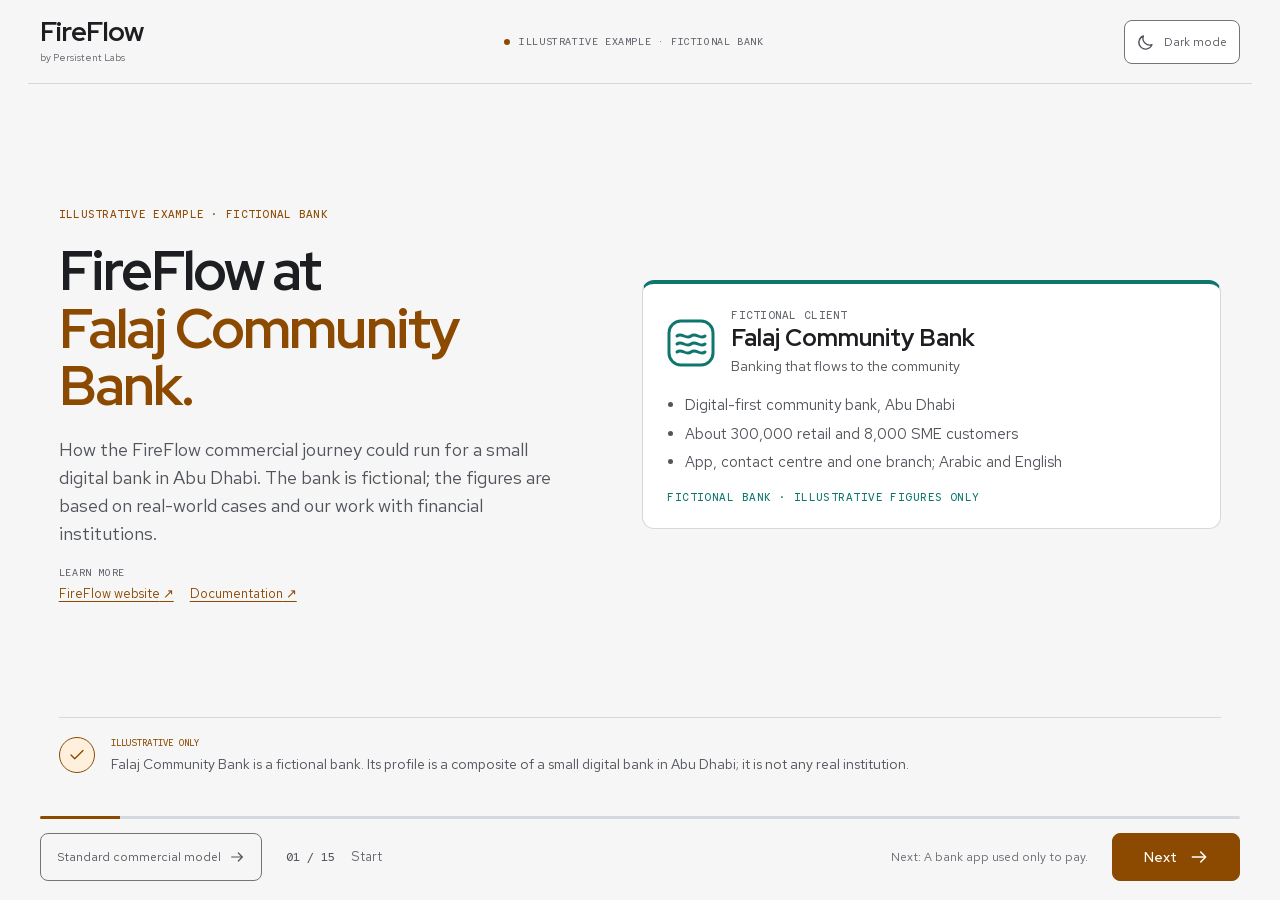
<file: examples/falaj/index.html>
<!doctype html><html lang="en" data-theme="dark"><head><meta charset="utf-8"><meta name="viewport" content="width=device-width, initial-scale=1"><meta name="robots" content="noindex"><title>FireFlow | Illustrative example: Falaj Community Bank (fictional)</title><meta name="description" content="An illustrative FireFlow commercial journey for Falaj Community Bank, a fictional bank."><script>try{document.documentElement.dataset.theme=localStorage.getItem('fireflow-theme')||(matchMedia('(prefers-color-scheme:dark)').matches?'dark':'light')}catch(e){document.documentElement.dataset.theme='dark'}</script><style>@font-face{font-family:'Red Hat Text';src:url([data-uri]) format('woff2');font-weight:300 900;font-display:block}@font-face{font-family:'Red Hat Display';src:url([data-uri]) format('woff2');font-weight:300 900;font-display:block}@font-face{font-family:'Red Hat Mono';src:url([data-uri]) format('woff2');font-weight:300 900;font-display:block}/* ===========================================
   FIXED 16:9 STAGE: MANDATORY BASE STYLES
   Include this ENTIRE file in every presentation.
   Slides are authored at 1920×1080 and scaled as a whole.
   =========================================== */

/* 1. Lock the browser viewport */
html,
body {
    width: 100%;
    height: 100%;
    margin: 0;
    overflow: hidden;
    background: var(--stage-bg, #000);
}

/* 2. Full-window deck viewport */
.deck-viewport {
    position: fixed;
    inset: 0;
    overflow: hidden;
    background: var(--stage-bg, #000);
}

/* 3. Fixed 16:9 design canvas.
   JavaScript sets transform: translate(...) scale(...). */
.deck-stage {
    position: absolute;
    left: 0;
    top: 0;
    width: 1920px;
    height: 1080px;
    overflow: hidden;
    transform-origin: 0 0;
    background: var(--slide-bg, #fff);
}

/* 4. Slides stack inside the fixed stage.
   Content must be laid out at 1920×1080, not reflowed per device. */
.slide {
    position: absolute;
    inset: 0;
    width: 1920px;
    height: 1080px;
    overflow: hidden;
    display: block;
    visibility: hidden;
    opacity: 0;
    pointer-events: none;
    background: var(--slide-bg, #fff);
}

.slide.active,
.slide.visible {
    visibility: visible;
    opacity: 1;
    pointer-events: auto;
    z-index: 1;
}

/* 5. Keep media inside authored slide bounds */
img,
video,
canvas,
svg {
    max-width: 100%;
    max-height: 100%;
}

/* 6. Presentation chrome stays outside the slide design system */
.deck-controls {
    position: fixed;
    left: 50%;
    bottom: 22px;
    transform: translateX(-50%);
    z-index: 1000;
}

/* 7. Print one fixed-size slide per page */
@media print {
    html,
    body {
        width: 1920px;
        height: auto;
        overflow: visible;
        background: #fff;
    }

    .deck-viewport {
        position: static;
        overflow: visible;
        background: #fff;
    }

    .deck-stage {
        position: static;
        width: auto;
        height: auto;
        transform: none !important;
        background: none;
    }

    .slide {
        position: relative;
        display: block !important;
        visibility: visible !important;
        opacity: 1 !important;
        pointer-events: auto !important;
        width: 1920px;
        height: 1080px;
        break-after: page;
        page-break-after: always;
    }

    .slide:last-child {
        break-after: auto;
        page-break-after: auto;
    }

    .deck-controls {
        display: none !important;
    }
}

/* 8. Reduced motion */
@media (prefers-reduced-motion: reduce) {
    *,
    *::before,
    *::after {
        animation-duration: 0.01ms !important;
        transition-duration: 0.2s !important;
    }
}
/* === Brand tokens: FireFlow orange, Red Hat typography, quiet maker endorsement === */
:root{--bg:#1C1E21;--panel:#25292D;--text:#F6F6F6;--secondary:#CBCDD0;--muted:#A8ADB4;--border:#454B52;--control:#858B94;--orange:#FFB45B;--orange-bg:#3B2C20;--sky:#8ECFFB;--sky-bg:#202F3C;--mint:#A0E7D1;--mint-bg:#20372F;--violet:#D0BDF4;--violet-bg:#322A40;--gold:#FBD78E;--gold-bg:#383222;--accent:#F7931A;--accent-ink:#1C1E21;--stage-bg:var(--bg);--slide-bg:var(--bg);color-scheme:dark}
:root[data-theme=light]{--bg:#F6F6F6;--panel:#FFFFFF;--text:#1C1E21;--secondary:#50545B;--muted:#62666D;--border:#D4D9DF;--control:#70757D;--orange:#8C4900;--orange-bg:#FFF0DE;--sky:#215F8B;--sky-bg:#EAF4FB;--mint:#245D4C;--mint-bg:#E5F4ED;--violet:#6544A2;--violet-bg:#F1EBFA;--gold:#76580D;--gold-bg:#FFF5E6;--accent:#8C4900;--accent-ink:#FFFFFF;color-scheme:light}
.orange{--tone:var(--orange);--tint:var(--orange-bg)}.sky{--tone:var(--sky);--tint:var(--sky-bg)}.mint{--tone:var(--mint);--tint:var(--mint-bg)}.violet{--tone:var(--violet);--tint:var(--violet-bg)}.gold{--tone:var(--gold);--tint:var(--gold-bg)}
*{box-sizing:border-box}body{color:var(--text);font:400 18px/1.5 'Red Hat Text',sans-serif}button,a{-webkit-tap-highlight-color:transparent;touch-action:manipulation}button{font:inherit;cursor:pointer}button:disabled{cursor:default;opacity:.35}a{color:inherit;text-decoration:none}h1,p{margin:0}button:focus-visible,a:focus-visible{outline:3px solid var(--accent);outline-offset:4px}h1:focus{outline:none}h1{font:700 clamp(38px,4.3vw,68px)/1.04 'Red Hat Display';letter-spacing:-.035em}h1 em{font-style:normal;color:var(--tone)}.icon{width:24px;height:24px;fill:none;stroke:currentColor;stroke-width:1.8;stroke-linecap:round;stroke-linejoin:round;display:block;flex:none}
/* === Responsive stage: owner request overrides the skill's fixed 16:9 canvas.
   A portrait layout keeps mobile text readable; every screen still fits the viewport. === */
.deck-viewport{height:100vh;height:100dvh;display:grid;grid-template-rows:84px minmax(0,1fr) 92px;padding:0 max(28px,env(safe-area-inset-right)) 0 max(28px,env(safe-area-inset-left))}
.deck-stage{position:relative;width:100%;height:100%;max-width:1456px;justify-self:center;transform:none;background:var(--bg);overflow:hidden}
.slide{width:100%;height:100%;background:var(--bg);transition:opacity 180ms ease;overflow:hidden}
.slide-content{height:100%;padding:clamp(20px,3.8vh,44px) clamp(12px,2.4vw,38px);display:grid;grid-template-columns:1fr 1.12fr;grid-template-rows:minmax(0,1fr) auto;column-gap:clamp(30px,5.2vw,80px);row-gap:26px;align-items:center}
.copy,.visual{min-width:0}.eyebrow,.mini-label,.step-number,.service-number{font:500 11px/1.4 'Red Hat Mono';letter-spacing:.025em}.eyebrow{color:var(--tone);margin-bottom:20px}.lead{font-size:clamp(16px,1.45vw,21px);line-height:1.5;color:var(--secondary);margin-top:22px;max-width:530px}.visual{width:100%;display:flex;flex-direction:column;gap:22px}.mini-label{display:block;color:var(--muted)}
/* === Persistent presentation chrome: one primary action, clear position === */
.deck-header{width:100%;max-width:1456px;justify-self:center;display:flex;align-items:center;justify-content:space-between;gap:24px;border-bottom:1px solid var(--border);padding:0 12px}.brand{min-height:48px;display:flex;flex-direction:column;justify-content:center}.brand b{font:700 27px/1 'Red Hat Display';letter-spacing:-.03em}.brand span{font-size:10px;color:var(--muted);margin-top:5px}.header-centre{font:500 10px 'Red Hat Mono';letter-spacing:.06em;display:flex;align-items:center;gap:9px;color:var(--muted)}.draft-dot{width:6px;height:6px;border-radius:50%;background:var(--accent)}.theme-toggle{display:flex;gap:9px;align-items:center;justify-content:center;min-height:44px;padding:8px 12px;border:1px solid var(--control);border-radius:8px;background:var(--panel);color:var(--secondary);font-size:12px}.theme-toggle .icon{width:18px;height:18px}.deck-footer{max-width:1456px;width:100%;justify-self:center;align-self:stretch;padding:8px 12px max(12px,env(safe-area-inset-bottom))}.progress-track{width:100%;height:3px;background:var(--border);margin-bottom:14px;overflow:hidden;border-radius:2px}#progress-fill{display:block;height:100%;background:var(--accent);transition:width 180ms}.navigation{display:flex;align-items:center;gap:24px}.navigation button{display:flex;align-items:center;justify-content:center;gap:12px;min-height:48px;border-radius:8px;padding:10px 20px;font-size:14px;font-weight:500}.previous{border:1px solid var(--control);background:transparent;color:var(--secondary)}.previous .icon{transform:rotate(180deg);width:18px;height:18px}.next{border:1px solid var(--accent);background:var(--accent);color:var(--accent-ink);min-width:128px}.next .icon{width:20px;height:20px}.position{display:flex;align-items:center;gap:16px;white-space:nowrap}#position-number{font:500 12px 'Red Hat Mono';color:var(--secondary)}#chapter-name{font-size:13px;color:var(--muted)}.next-topic{margin-left:auto;color:var(--muted);font-size:12px}.gate-line{grid-column:1/-1;display:flex;align-items:center;gap:16px;border-top:1px solid var(--border);padding-top:19px}.gate-icon{width:36px;height:36px;display:grid;place-items:center;background:var(--tint);border:1px solid var(--tone);border-radius:50%;color:var(--tone);flex:none}.gate-icon .icon{width:18px;height:18px}.gate-line .mini-label{font-size:9px;color:var(--tone);margin-bottom:4px}.gate-line p{font-size:14px;line-height:1.45;color:var(--secondary)}
/* === Visual grammar: connected nodes, pricing, model routes and control gates === */
.route{display:flex;align-items:stretch;gap:0;width:100%}.flow-step{border:1px solid var(--tone);border-radius:8px;background:var(--tint);min-width:0;flex:1;padding:20px 16px;display:flex;flex-direction:column;justify-content:center;gap:9px}.step-number{color:var(--tone);font-size:10px}.step-number:empty{display:none}.flow-step b{font:700 20px/1.16 'Red Hat Display';letter-spacing:-.02em}.flow-step>span:last-child:not(.step-number){font-size:13px;line-height:1.4;color:var(--secondary)}.flow-arrow{display:flex;align-items:center;justify-content:center;width:28px;flex:none;color:var(--tone);padding:0 3px}.flow-arrow .icon{width:22px;height:22px}.workload-pair{display:flex;gap:24px;border-top:1px solid var(--border);margin-top:28px;padding-top:22px}.workload-pair p{flex:1;display:flex;flex-direction:column;gap:6px}.workload-pair b{color:var(--tone);font:500 14px 'Red Hat Mono'}.workload-pair span{font-size:14px;color:var(--secondary)}.price-panel{border:1px solid var(--tone);border-radius:16px;padding:28px;background:var(--tint)}.price-panel .mini-label{color:var(--tone)}.amount{font:700 clamp(38px,4.7vw,70px)/1.05 'Red Hat Display';letter-spacing:-.035em;color:var(--text);white-space:nowrap;margin:17px 0}.amount>span{font:400 18px 'Red Hat Text';letter-spacing:0;margin-left:4px;color:var(--secondary)}.price-detail{font-size:15px;color:var(--secondary);line-height:1.5;max-width:500px}.mini-flow .flow-step{background:var(--panel);border-color:var(--border);padding:14px 12px}.mini-flow .flow-step b{font-size:15px}.fee-note{border-left:3px solid var(--tone);padding-left:17px;display:flex;flex-direction:column;gap:7px}.fee-note b{font-size:17px;font-weight:500}.fee-note span{font-size:14px;color:var(--secondary);line-height:1.45}.control-list{display:grid;gap:12px}.control-list>div{display:flex;gap:20px;align-items:center;padding:20px 24px;border:1px solid var(--border);border-radius:8px;background:var(--panel)}.control-list .icon{width:30px;height:30px;color:var(--tone)}.control-list span{display:flex;flex-direction:column;gap:5px}.control-list b{font:700 22px/1.1 'Red Hat Display'}.control-list small{font-size:14px;color:var(--secondary)}.ownership-split{display:grid;grid-template-columns:1fr 1fr;gap:24px}.ownership-split p{font-size:14px;line-height:1.5;color:var(--secondary)}.ownership-split b{display:block;margin-bottom:5px;color:var(--text);font-weight:500}.model-route .flow-step{padding:16px}.model-route .flow-step b{font-size:19px}.model-choice{display:grid;grid-template-columns:1fr 1fr;gap:20px}.model-choice .price-panel{padding:24px}.model-choice .amount{font-size:74px}.choice-origin{display:flex;gap:10px;align-items:center;justify-content:center;color:var(--secondary);font-size:16px}.choice-origin .icon{color:var(--tone)}.invoice{display:grid;grid-template-columns:1fr auto 1fr;gap:20px;align-items:center;border:1px solid var(--border);background:var(--panel);border-radius:16px;padding:28px}.invoice>div{display:flex;flex-direction:column;gap:10px}.invoice span{font-size:14px;color:var(--secondary)}.invoice b{font:700 25px/1.15 'Red Hat Display'}.invoice .math-sign{font:400 30px 'Red Hat Mono';color:var(--tone)}.invoice .invoice-total{grid-column:1/-1;border-top:1px solid var(--border);padding-top:22px;color:var(--tone);display:flex;flex-direction:row;justify-content:space-between;gap:18px;align-items:center}.invoice-total b{font-size:21px}.visual-note{font-size:14px;color:var(--secondary);line-height:1.5}.formula{background:var(--tint);border:1px solid var(--tone);border-radius:16px;padding:24px 28px;display:flex;flex-direction:column;gap:14px}.formula>div{display:flex;align-items:center;gap:14px;font:400 17px/1.3 'Red Hat Mono'}.formula>div:first-child{justify-content:space-between;gap:16px}.formula b{font-weight:500}.formula>div>span{color:var(--tone)}.formula .formula-result{border-top:1px solid var(--tone);padding-top:17px;color:var(--tone)}.service-list{display:flex;flex-direction:column;gap:14px}.service-list>div{display:flex;align-items:flex-start;gap:18px;border:1px solid var(--border);border-radius:8px;padding:20px;background:var(--panel)}.service-number{color:var(--tone);padding-top:4px}.service-list p{display:flex;flex-direction:column;gap:6px}.service-list b{font:700 20px/1.1 'Red Hat Display'}.service-list p>span{font-size:14px;line-height:1.4;color:var(--secondary)}.return-path{display:flex;gap:10px;align-items:center;justify-content:center;color:var(--mint);margin-top:20px;font-size:13px}.return-path .icon{transform:rotate(180deg);width:18px;height:18px}
/* === Final screen: summary and clearly labelled full-document destinations === */
.summary-grid{display:grid;grid-template-columns:repeat(2,minmax(0,1fr));gap:14px}.summary-grid>div{min-width:0;border:1px solid var(--border);border-top:3px solid var(--tone);border-radius:8px;background:var(--panel);padding:20px;display:flex;flex-direction:column;gap:10px}.summary-grid>div>span{font:500 11px/1.3 'Red Hat Mono';color:var(--tone)}.summary-grid b{font:700 clamp(24px,2.55vw,40px)/1.05 'Red Hat Display';white-space:nowrap;letter-spacing:-.03em}.summary-grid small{font:400 12px/1.45 'Red Hat Text';color:var(--secondary);letter-spacing:0}.summary-grid b small{font-size:14px}.overview-links{display:flex;align-items:center;flex-wrap:wrap;gap:10px 18px}.overview-links a{display:flex;align-items:center;gap:8px;min-height:44px;font-size:12px;color:var(--secondary)}.overview-links .icon{width:17px;height:17px}.overview-links .primary-link{background:var(--accent);color:var(--accent-ink);padding:10px 16px;border-radius:8px;font-weight:500}.sr-only{position:absolute;width:1px;height:1px;clip-path:inset(50%);overflow:hidden;white-space:nowrap}.no-script{position:fixed;inset:0;background:var(--bg);z-index:100;display:grid;place-content:center;gap:20px;padding:24px}.no-script a{text-decoration:underline}
/* === Portrait phone/tablet layouts: same sequence, readable type, no scrolling === */
@media(max-width:1000px) and (orientation:portrait){
 .deck-viewport{grid-template-rows:66px minmax(0,1fr) 82px;padding-inline:20px}.deck-header{padding:0}.header-centre{display:none}.brand b{font-size:25px}.theme-toggle{width:44px;padding:10px}.theme-toggle span{display:none}.deck-footer{padding:8px 0 max(10px,env(safe-area-inset-bottom))}.navigation{gap:12px}.navigation button{min-height:46px;padding:9px 14px}.next{min-width:102px}.previous span{display:none}.previous{width:46px}.position{flex:1;justify-content:center;flex-direction:column;gap:2px}#position-number{font-size:11px}#chapter-name{font-size:11px}.next-topic{display:none}.progress-track{margin-bottom:10px}.slide-content{padding:24px 0 18px;grid-template-columns:1fr;grid-template-rows:auto minmax(0,1fr) auto;gap:18px;align-items:center}.copy{align-self:start}.eyebrow{font-size:10px;margin-bottom:12px}h1{font-size:clamp(31px,7.7vw,48px);line-height:1.06}.lead{font-size:15px;line-height:1.45;margin-top:14px;max-width:580px}.visual{gap:15px;align-self:center}.gate-line{padding-top:12px;gap:10px}.gate-icon{width:28px;height:28px}.gate-icon .icon{width:15px;height:15px}.gate-line .mini-label{font-size:8px;margin-bottom:3px}.gate-line p{font-size:11px;line-height:1.4}.flow-step{padding:16px 10px;gap:7px}.flow-step b{font-size:17px;line-height:1.1}.flow-step>span:last-child:not(.step-number){font-size:11px;line-height:1.4}.step-number{font-size:9px}.flow-arrow{width:20px;padding:0 1px}.flow-arrow .icon{width:18px;height:18px}.workload-pair{margin-top:18px;padding-top:15px;gap:20px}.workload-pair b{font-size:12px}.workload-pair span{font-size:12px}.price-panel{padding:22px;border-radius:12px}.price-panel .mini-label{font-size:10px}.amount{font-size:46px;margin:14px 0}.amount>span{font-size:15px}.price-detail{font-size:13px;line-height:1.45}.mini-flow .flow-step{padding:10px 8px}.mini-flow .flow-step b{font-size:12px}.fee-note{padding-left:12px;gap:5px}.fee-note b{font-size:14px}.fee-note span{font-size:12px}.control-list{gap:10px}.control-list>div{padding:15px 18px;gap:15px}.control-list .icon{width:24px;height:24px}.control-list b{font-size:19px}.control-list small{font-size:12px}.ownership-split{gap:18px}.ownership-split p{font-size:12px;line-height:1.4}.model-route .flow-step{padding:14px}.model-route .flow-step b{font-size:17px}.model-choice{gap:12px}.model-choice .price-panel{padding:20px 15px}.model-choice .amount{font-size:56px}.model-choice .price-detail{font-size:12px}.choice-origin{font-size:14px}.invoice{padding:20px;gap:16px}.invoice span{font-size:12px}.invoice b{font-size:21px}.invoice .invoice-total{padding-top:16px;gap:10px}.invoice-total b{font-size:17px}.visual-note{font-size:12px;line-height:1.45}.formula{padding:20px;gap:14px}.formula>div{font-size:14px;gap:10px}.formula .formula-result{padding-top:14px}.service-list{gap:10px}.service-list>div{padding:14px;gap:12px}.service-list b{font-size:17px}.service-list p>span{font-size:12px}.service-list p{gap:5px}.service-number{font-size:10px}.project-route .flow-step{padding:15px 9px}.project-route .flow-step b{font-size:15px}.return-path{font-size:11px;margin-top:14px;gap:8px}.summary-grid{gap:10px}.summary-grid>div{padding:14px;gap:7px}.summary-grid>div>span{font-size:9px}.summary-grid b{font-size:26px}.summary-grid small{font-size:10px}.summary-grid b small{font-size:11px}.overview-links{gap:4px 18px}.overview-links .primary-link{width:100%;justify-content:center}.overview-links>a{font-size:12px}.summary-slide .lead{font-size:14px}.summary-slide .visual{gap:12px}
}
/* === Small phones: reduce decoration and spacing, keep every core point visible === */
@media(max-width:1000px) and (orientation:portrait) and (max-height:700px){
 .deck-viewport{grid-template-rows:58px minmax(0,1fr) 74px;padding-inline:18px}.brand b{font-size:23px}.brand span{font-size:9px}.slide-content{padding:14px 0 12px;gap:12px}.eyebrow{font-size:9px;margin-bottom:8px}h1{font-size:32px}.lead{font-size:14px;margin-top:10px;line-height:1.4}.visual{gap:12px}.gate-line{padding-top:9px}.gate-icon{display:none}.gate-line p{font-size:10px}.navigation button{min-height:44px;padding:8px 12px}.previous{width:44px}.flow-step{padding:12px 9px;gap:6px}.flow-step b{font-size:15px}.flow-step>span:last-child:not(.step-number){font-size:10px}.workload-pair{margin-top:14px;padding-top:12px}.workload-pair span{font-size:11px}.price-panel{padding:16px}.amount{font-size:39px;margin:10px 0}.amount>span{font-size:13px}.price-detail{font-size:12px}.mini-flow .flow-step{padding:8px 6px}.mini-flow .flow-step b{font-size:11px}.control-list>div{padding:12px 14px}.control-list b{font-size:17px}.control-list small{font-size:11px}.ownership-split p{font-size:11px}.model-route .flow-step{padding:12px}.model-choice .price-panel{padding:16px 12px}.model-choice .amount{font-size:48px}.choice-origin{font-size:12px}.invoice{padding:16px}.invoice b{font-size:19px}.invoice-total b{font-size:16px}.formula{padding:16px;gap:10px}.formula>div{font-size:12px}.formula .formula-result{padding-top:12px}.visual-note{font-size:11px}.service-list{gap:8px}.service-list>div{padding:11px 12px;gap:10px}.service-list b{font-size:15px}.service-list p>span{font-size:11px}.project-route .flow-step{padding:12px 8px}.project-route .flow-step b{font-size:14px}.summary-grid>div{padding:11px;gap:6px}.summary-grid b{font-size:23px}.summary-grid small{font-size:9px}.summary-grid>div>span{font-size:8px}.summary-slide .lead{font-size:12px}.summary-slide .visual{gap:9px}.overview-links{gap:0 14px}.overview-links a{font-size:11px;min-height:44px}.overview-links .primary-link{min-height:44px;padding:8px 12px}.summary-slide .gate-line p{font-size:9px}
}
/* === Low-height laptops and landscape phones retain the side-by-side composition === */
@media(min-width:1001px) and (max-height:700px), (orientation:landscape) and (max-height:540px){
 .deck-viewport{grid-template-rows:64px minmax(0,1fr) 78px;padding-inline:24px}.slide-content{padding:18px 12px;column-gap:34px;row-gap:16px}h1{font-size:42px}.eyebrow{margin-bottom:13px;font-size:10px}.lead{font-size:16px;margin-top:16px}.visual{gap:16px}.flow-step{padding:15px 12px;gap:6px}.flow-step b{font-size:18px}.flow-step>span:last-child:not(.step-number){font-size:12px}.price-panel{padding:20px}.amount{font-size:52px;margin:14px 0}.price-detail{font-size:13px}.control-list>div{padding:15px 20px}.control-list b{font-size:19px}.service-list>div{padding:15px}.service-list b{font-size:18px}.service-list p>span{font-size:13px}.formula{padding:20px;gap:12px}.formula>div{font-size:15px}.summary-grid>div{padding:15px;gap:7px}.summary-grid b{font-size:29px}.summary-grid>div>span{font-size:10px}.summary-grid small{font-size:11px}.overview-links{gap:4px 16px}.gate-line{padding-top:13px}.gate-line p{font-size:12px}.gate-icon{width:28px;height:28px}.gate-icon .icon{width:15px;height:15px}.next-topic{font-size:11px}
}
@media(orientation:landscape) and (max-height:540px){
 .deck-viewport{grid-template-rows:50px minmax(0,1fr) 64px;padding-inline:20px}.deck-header{padding:0}.brand b{font-size:22px}.brand span{font-size:8px}.header-centre{font-size:8px}.theme-toggle{min-height:44px;padding:8px;font-size:11px}.slide-content{padding:12px 0;column-gap:24px;row-gap:8px;grid-template-columns:.9fr 1.1fr}.eyebrow{font-size:8px;margin-bottom:8px}h1{font-size:30px}.lead{font-size:13px;margin-top:10px;line-height:1.4}.visual{gap:10px}.gate-line{padding-top:8px;gap:8px}.gate-icon{display:none}.gate-line .mini-label{font-size:7px;margin-bottom:1px}.gate-line p{font-size:10px}.deck-footer{padding:4px 0 8px}.progress-track{margin-bottom:7px;height:2px}.navigation{gap:14px}.navigation button{min-height:44px;padding:8px 14px;font-size:12px}.next{min-width:100px}.position{gap:12px}#position-number{font-size:10px}#chapter-name{font-size:11px}.next-topic{display:none}.next{margin-left:auto}.flow-step{padding:10px 9px;gap:5px}.flow-step b{font-size:14px}.flow-step>span:last-child:not(.step-number){font-size:10px}.step-number{font-size:8px}.flow-arrow{width:20px}.flow-arrow .icon{width:18px;height:18px}.workload-pair{margin-top:12px;padding-top:10px;gap:12px}.workload-pair p{gap:3px}.workload-pair b{font-size:11px}.workload-pair span{font-size:11px}.price-panel{padding:14px}.price-panel .mini-label{font-size:8px}.amount{font-size:36px;margin:9px 0}.amount>span{font-size:12px}.price-detail{font-size:11px;line-height:1.35}.mini-flow .flow-step{padding:8px}.mini-flow .flow-step b{font-size:10px}.fee-note{padding-left:10px;gap:4px}.fee-note b{font-size:12px}.fee-note span{font-size:10px}.control-list{gap:7px}.control-list>div{padding:10px 14px;gap:12px}.control-list .icon{width:20px;height:20px}.control-list b{font-size:15px}.control-list span{gap:3px}.control-list small{font-size:10px}.ownership-split{gap:12px}.ownership-split p{font-size:10px;line-height:1.35}.ownership-split b{margin-bottom:3px}.model-route .flow-step{padding:10px}.model-route .flow-step b{font-size:13px}.model-choice{gap:12px}.model-choice .price-panel{padding:14px}.model-choice .amount{font-size:40px}.choice-origin{font-size:12px}.choice-origin .icon{width:18px;height:18px}.invoice{padding:14px;gap:12px}.invoice span{font-size:10px}.invoice b{font-size:18px}.invoice .invoice-total{padding-top:12px}.invoice-total b{font-size:14px}.visual-note{font-size:10px;line-height:1.4}.formula{padding:12px 16px;gap:8px}.formula>div{font-size:11px}.formula .formula-result{padding-top:9px}.service-list{gap:7px}.service-list>div{padding:10px 12px;gap:10px}.service-list p{gap:4px}.service-list b{font-size:14px}.service-list p>span{font-size:10px}.service-number{font-size:9px}.project-route .flow-step b{font-size:13px}.return-path{font-size:10px;margin-top:10px}.summary-grid{gap:8px}.summary-grid>div{padding:10px;gap:5px}.summary-grid>div>span{font-size:8px}.summary-grid b{font-size:23px}.summary-grid small{font-size:9px;line-height:1.35}.summary-grid b small{font-size:10px}.overview-links{gap:0 14px}.overview-links a{font-size:10px}.overview-links .primary-link{padding:8px 10px}.summary-slide .visual{gap:6px}.summary-slide .gate-line p{font-size:9px}
}
@media(prefers-reduced-motion:reduce){*,*:before,*:after{animation:none!important;transition:none!important}}
/* === Printing uses readable full slides; the final screen also links the one-page PDF === */
@media print{@page{size:landscape;margin:0}.deck-header,.deck-footer{display:none}.deck-viewport{display:block;height:auto;padding:0}.deck-stage{max-width:none;width:100%;height:auto;overflow:visible}.slide{width:1122px;height:793px;overflow:hidden;background:#F6F6F6;color:#1C1E21}.slide-content{padding:50px}*{-webkit-print-color-adjust:exact;print-color-adjust:exact}}

/* Final summary remains compact on small screens; repeated explanations stay in earlier screens and the full view. */
@media(max-width:1000px) and (orientation:portrait){.summary-grid b{font-size:23px}.summary-grid b small{display:block;font-size:10px;margin-top:3px}}
@media(max-width:1000px) and (orientation:portrait) and (max-height:700px){.summary-grid b{font-size:20px}.summary-slide .lead{display:none}.summary-slide .slide-content{padding:10px 0 8px;gap:8px}.summary-slide h1{font-size:28px}.summary-grid>div{padding:9px;gap:5px}.summary-grid>div>small{font-size:9px}.summary-grid b small{font-size:9px}.summary-slide .eyebrow{font-size:8px}.summary-slide .gate-line{padding-top:7px}}
@media(max-width:350px) and (orientation:portrait){.control-list{gap:8px}.control-list>div{padding:10px 12px}.control-list b{font-size:16px}.control-list small{font-size:10px}.service-list>div{padding:9px 10px}.service-list{gap:6px}.service-list b{font-size:14px}.service-list p>span{font-size:10px}.service-list p{gap:3px}#uio .price-panel{padding:13px}#uio .amount{font-size:34px;margin:8px 0}#uio .price-detail{font-size:11px}#uio .model-route .flow-step{padding:10px}#uio .model-route .flow-step b{font-size:14px}}
@media(orientation:landscape) and (max-height:540px){.summary-grid b{font-size:20px}.summary-grid>div>small{display:none}.summary-grid>div{padding:10px}.summary-grid b small{font-size:10px}.overview-links .primary-link{width:100%;justify-content:center}.summary-slide .visual{gap:4px}}
@media print{:root{--bg:#F6F6F6;--panel:#FFFFFF;--text:#1C1E21;--secondary:#50545B;--muted:#62666D;--border:#D4D9DF;--orange:#8C4900;--orange-bg:#FFF0DE;--sky:#215F8B;--sky-bg:#EAF4FB;--mint:#245D4C;--mint-bg:#E5F4ED;--violet:#6544A2;--violet-bg:#F1EBFA;--gold:#76580D;--gold-bg:#FFF5E6;--accent:#8C4900;--accent-ink:#FFFFFF}}

.next.restart{background:transparent;color:var(--secondary);border-color:var(--control)}
@media(max-width:1000px) and (orientation:portrait) and (max-height:600px){.summary-grid>div>small{display:none}}

@media(orientation:landscape) and (max-height:540px){.summary-grid>div{padding:7px 10px;gap:4px}}

/* Optional overview shortcut shares the first screen's navigation row. */
.skip-overview{display:none;align-items:center;justify-content:center;gap:8px;min-height:48px;padding:10px 16px;border:1px solid var(--control);border-radius:8px;color:var(--secondary);font-size:12px;white-space:nowrap}
.skip-overview .icon{width:16px;height:16px}
.is-start .skip-overview{display:inline-flex}.is-start #previous{display:none}
@media(max-width:1000px) and (orientation:portrait){.skip-overview{min-height:44px;padding:8px 10px;font-size:11px}.is-start .position{display:none}.is-start .next{margin-left:auto}}
@media(orientation:landscape) and (max-height:540px){.skip-overview{min-height:44px;padding:8px 12px;font-size:11px}}

/* Compare model prices on matching baselines; center the worked invoice. */
.model-choice .price-panel{display:grid;grid-template-rows:auto auto 1fr;text-align:center;align-items:center}
.model-choice .mini-label{min-height:2.8em;display:flex;align-items:center;justify-content:center}
.model-choice .price-detail{align-self:start;margin-inline:auto}
.invoice{grid-template-columns:minmax(0,1fr) auto minmax(0,1fr);text-align:center}
.invoice>div:not(.invoice-total){align-self:stretch;align-items:center;justify-content:flex-end}
.invoice .math-sign{justify-self:center}
.invoice .invoice-total{flex-direction:column;justify-content:center;gap:8px}
.invoice .invoice-total b{font-size:32px}
@media(max-width:1000px) and (orientation:portrait){.invoice .invoice-total b{font-size:28px}}
@media(orientation:landscape) and (max-height:540px){.invoice .invoice-total{gap:4px}.invoice .invoice-total b{font-size:22px}}
@media(max-width:1000px) and (orientation:portrait) and (max-height:600px){
 #bpo .choice-origin{display:none}
 #bpo .model-choice .price-panel{padding:12px 10px}
 #bpo .model-choice .amount{margin:8px 0}
 #billing .slide-content{gap:8px}
 #billing .invoice{padding:12px;gap:10px}
 #billing .invoice>div:not(.invoice-total){gap:6px}
 #billing .invoice .invoice-total{flex-direction:row;gap:12px;padding-top:10px}
 #billing .invoice .invoice-total b{font-size:24px}
}
:root,[data-theme="light"]{--client:#0F766E}[data-theme="dark"]{--client:#5EEAD4}
/* Mid-height and narrow phones: drop secondary lines on the densest screens */
@media(max-width:1000px) and (orientation:portrait) and (max-height:860px){
 #addons .service-list p>span:not(.addon-head){display:none}#addons .service-list>div{padding:9px 12px}
 #year-one .summary-grid small{font-size:10px}#year-one .lead{font-size:13px}
 #usage .cost-table th,#usage .cost-table td{padding:6px 5px}
}
@media(max-width:1000px) and (orientation:portrait) and (max-height:800px){
 #systems .control-list small,#prepare .control-list small{font-size:11px}#systems .control-list>div,#prepare .control-list>div{padding:9px 12px}
 #usage .cost-table th:nth-child(2),#usage .cost-table td:nth-child(2){display:none}
 #year-one .summary-grid>div{padding:10px;gap:5px}
}
@media(max-width:1000px) and (orientation:portrait) and (max-height:800px){.slide-content{row-gap:8px}}
@media(max-width:370px) and (orientation:portrait){
 #use-cases .service-list p>span:not(.addon-head),#bank .control-list small,#systems .control-list small{display:none}
}
/* Phones: if a screen's content is taller than the viewport (long copy, large system text size,
   in-app browsers), let that screen scroll instead of letting blocks overlap. */
@media(max-width:1000px) and (orientation:portrait){
 .slide{overflow-y:auto;overscroll-behavior:contain;-webkit-overflow-scrolling:touch;scrollbar-width:none}.slide::-webkit-scrollbar{display:none}
 .slide-content{box-sizing:border-box;height:auto;min-height:100%;grid-template-rows:auto minmax(auto,1fr) auto}
}
@media(orientation:landscape) and (max-height:540px){
 .slide{overflow-y:auto;overscroll-behavior:contain;-webkit-overflow-scrolling:touch;scrollbar-width:none}.slide::-webkit-scrollbar{display:none}
 .slide-content{box-sizing:border-box;height:auto;min-height:100%;grid-template-rows:minmax(auto,1fr) auto}
}
.client-card{border:1px solid var(--border);border-top:4px solid var(--client);border-radius:12px;background:var(--panel);padding:24px;display:flex;flex-direction:column;gap:16px}
.client-head{display:flex;gap:16px;align-items:center}
.client-mark{width:48px;height:48px;color:var(--client);flex:none}
.client-logo{display:flex;align-items:center;flex:0 0 auto}
.client-logo img{display:block;height:44px;width:auto;max-width:220px;object-fit:contain}
.client-logo.plate{background:#fff;border-radius:8px;padding:6px 10px}
.client-head:has(.client-logo){flex-wrap:wrap}
[data-theme="dark"] .logo-on-light,[data-theme="light"] .logo-on-dark{display:none}
.client-head b{display:block;font:700 24px/1.15 'Red Hat Display';color:var(--text)}
.client-tagline{font-size:14px;color:var(--secondary)}
.client-card ul{margin:0;padding-left:18px;display:grid;gap:6px;font-size:15px;color:var(--secondary)}
.client-flag{font:500 11px/1.3 'Red Hat Mono';letter-spacing:.04em;text-transform:uppercase;color:var(--client)}
.service-list p{flex:1;min-width:0}.service-list p>span.addon-head{display:flex;flex-wrap:wrap;justify-content:space-between;align-items:baseline;gap:4px 12px;color:inherit}
.addon-rate{font:500 11px/1.3 'Red Hat Mono';color:var(--tone);white-space:nowrap}
#addons .service-list{gap:10px}#addons .service-list>div{padding:13px 18px}#addons .service-list p{gap:4px}
@media(max-width:1000px) and (orientation:portrait){#addons .service-list>div{padding:10px 12px}#addons .service-list{gap:8px}}
@media(min-width:1001px) and (max-height:800px){#addons .service-list>div{padding:10px 16px}#addons .service-list p>span:not(.addon-head){font-size:13px}}
.journey-compare{display:grid;grid-template-columns:1fr auto 1fr;gap:14px;align-items:stretch}
.jc-col{border:1px solid var(--border);border-radius:10px;background:var(--panel);padding:18px 20px;display:flex;flex-direction:column;gap:10px}
.jc-after{border-color:var(--tone);border-width:2px}
.jc-col ol{margin:0;padding-left:20px;display:grid;gap:6px;font-size:14px;line-height:1.35;color:var(--secondary)}
.jc-after ol{color:var(--text)}
.jc-stats{display:flex;gap:16px;margin-top:auto;padding-top:10px;border-top:1px solid var(--border)}
.jc-stats span{display:flex;flex-direction:column;font:500 10px/1.3 'Red Hat Mono';text-transform:uppercase;color:var(--muted)}
.jc-stats b{font:700 24px/1.1 'Red Hat Display';text-transform:none;color:var(--text)}
.jc-after .jc-stats b{color:var(--tone)}
.jc-arrow{align-self:center;color:var(--tone)}.jc-arrow .icon{width:24px;height:24px}
@media(max-width:1000px) and (orientation:portrait){
 .journey-compare{grid-template-columns:1fr;gap:8px}.jc-arrow{display:none}.jc-col{padding:12px 14px;gap:6px}
 .jc-col ol{font-size:12px;gap:3px}.jc-stats{padding-top:6px}.jc-stats b{font-size:18px}
}
@media(max-width:1000px) and (orientation:portrait) and (max-height:860px){.jc-before ol{display:none}}
@media(max-width:1000px) and (orientation:portrait) and (max-height:600px){.jc-col ol{display:none}}
@media(orientation:landscape) and (max-height:540px){.jc-col ol{display:none}.jc-col{padding:8px 12px;gap:4px}.jc-stats b{font-size:17px}}
.terms-note{margin-top:12px;font-size:13px;line-height:1.45;color:var(--muted)}
@media(max-width:1000px) and (orientation:portrait),(orientation:landscape) and (max-height:540px){.terms-note{margin-top:6px;font-size:11px;line-height:1.35}}
@media(max-width:1000px) and (orientation:portrait) and (max-height:600px),(orientation:landscape) and (max-height:540px){.terms-note br{display:none}}
.more-links{display:flex;flex-wrap:wrap;gap:6px 16px;margin-top:18px;font-size:13px;line-height:1.35}
.more-links>span{width:100%;font:500 10px/1.3 'Red Hat Mono';letter-spacing:.06em;text-transform:uppercase;color:var(--muted)}
.more-links a{color:var(--tone);text-decoration:underline;text-underline-offset:3px}
@media(max-width:1000px) and (orientation:portrait),(orientation:landscape) and (max-height:540px){
 .more-links{flex-wrap:nowrap;overflow-x:auto;margin-top:8px;font-size:12px;gap:0 12px;scrollbar-width:none;-webkit-overflow-scrolling:touch}
 .more-links::-webkit-scrollbar{display:none}
 .more-links>span{width:auto;flex:none;align-self:center}.more-links a{flex:none;white-space:nowrap}
}
@media(max-width:1000px) and (orientation:portrait) and (max-height:600px),(orientation:landscape) and (max-height:360px){.more-links{display:none}}
@media(max-width:1000px) and (orientation:portrait) and (min-height:860px){.more-links{flex-wrap:wrap;overflow:visible;gap:4px 12px}.more-links a{white-space:normal}}
.cost-table{width:100%;border-collapse:collapse;background:var(--panel);border:1px solid var(--border);border-radius:8px;overflow:hidden;font-size:15px}
.cost-table th,.cost-table td{padding:12px 14px;text-align:right;border-bottom:1px solid var(--border);color:var(--text)}
.cost-table th:first-child{text-align:left}
.cost-table thead th{font:500 11px/1.3 'Red Hat Mono';text-transform:uppercase;color:var(--secondary)}
.cost-table tbody th{font-weight:500}
.cost-table tfoot th,.cost-table tfoot td{font-weight:700;border-bottom:0}
.example-flag{color:var(--client)}
@media(max-width:1000px) and (orientation:portrait){
 .client-card{padding:16px;gap:10px}.client-head b{font-size:19px}.client-card ul{font-size:13px}
 .cost-table{font-size:12px}.cost-table th,.cost-table td{padding:8px 6px}
}
@media(max-width:350px) and (orientation:portrait){.cost-table{font-size:11px}.cost-table th,.cost-table td{padding:6px 4px}}
@media(max-width:1000px) and (orientation:portrait) and (max-height:700px){
 .client-logo img{height:34px;max-width:170px}
 .client-card{padding:12px;gap:8px}.client-mark{width:36px;height:36px}.client-head b{font-size:17px}.client-card ul{font-size:11px;gap:3px}
 #addons .service-list p>span:not(.addon-head){display:none}#addons .service-list>div{padding:9px 12px}#addons .addon-rate{font-size:10px}
 .cost-table th,.cost-table td{padding:6px 5px}
}
@media(max-width:1000px) and (orientation:portrait) and (max-height:600px){
 .client-card ul,.client-tagline{display:none}#intro .lead{font-size:13px}
 .lead{font-size:13px;margin-top:8px}h1{font-size:29px}
 .control-list>div{padding:9px 12px;gap:14px}.control-list .icon{width:24px;height:24px}.control-list b{font-size:15px}.control-list small{font-size:10px}
 #operate .ownership-split{display:none}
 .cost-table th:nth-child(2),.cost-table td:nth-child(2){display:none}
 #use-cases .service-list p>span{font-size:10px}
 #systems .control-list small,#bank .control-list small{display:none}#systems .control-list>div,#bank .control-list>div{padding:8px 12px}
 #use-cases .service-list p>span:not(.addon-head){display:none}
 #prepare .control-list small{display:none}#prepare .control-list>div{padding:8px 12px}
 #rollout .flow-step>span:last-child:not(.step-number),#addons .addon-rate{display:none}
 #usage .cost-table th,#usage .cost-table td{padding:4px 5px}#usage .lead{font-size:12px}
}
@media(orientation:landscape) and (max-height:540px){
 .client-logo img{height:28px;max-width:150px}
 .client-card{padding:10px;gap:6px}.client-card ul,.client-tagline{display:none}.client-mark{width:32px;height:32px}.client-head b{font-size:16px}
 .cost-table{font-size:11px}.cost-table th,.cost-table td{padding:4px 8px}.cost-table th:nth-child(2),.cost-table td:nth-child(2){display:none}
 .service-list p>span:not(.addon-head),.control-list small{display:none}.service-list>div,.control-list>div{padding:8px 12px}#addons .addon-rate{font-size:10px}#addons .service-list{gap:5px}#addons .service-list>div{padding:5px 12px}#addons .service-list b{font-size:14px}
 #operate .ownership-split{display:none}
}
@media(orientation:landscape) and (max-height:360px){
 .lead,.fee-note span,.price-detail,.client-flag{display:none}h1{font-size:24px}.eyebrow{margin-bottom:4px}
 .amount{font-size:30px;margin:4px 0}.price-panel{padding:10px 14px}.fee-note{padding-top:4px}
 .flow-step{padding:6px 8px}.flow-step>span:last-child:not(.step-number){display:none}
 .summary-grid>div{padding:7px;gap:3px}.summary-grid b{font-size:18px}.summary-grid small{display:none}
 .overview-links a{min-height:36px}.cost-table th,.cost-table td{padding:3px 8px}
 .service-list{gap:6px}.service-list>div{padding:6px 10px}.service-list b{font-size:14px}
 .cost-table thead{display:none}#addons .service-list{gap:3px}#addons .service-list>div{padding:3px 10px}#addons .service-list b{font-size:12px}#addons .addon-rate{font-size:9px}
 #year-one .overview-links{display:none}.summary-grid b{font-size:16px}
}
/* Why FireFlow: five platform features */
#why .control-list{grid-template-columns:1fr 1fr;gap:10px}#why .control-list>div{padding:14px 16px;gap:14px}
#why .control-list>div:last-child{grid-column:1/-1}#why .control-list b{font-size:18px}#why .control-list small{font-size:13px}
@media(min-width:1001px) and (max-height:800px){#why .control-list>div{padding:10px 14px}#why .control-list small{font-size:12px}}
@media(max-width:1000px) and (orientation:portrait){#why .control-list{grid-template-columns:1fr;gap:6px}#why .control-list>div{padding:8px 12px;gap:12px}#why .control-list b{font-size:15px}#why .control-list small{font-size:11px}#why .control-list .icon{width:22px;height:22px}}
@media(max-width:1000px) and (orientation:portrait) and (max-height:760px){#why .control-list>div{padding:6px 12px}#why .control-list small{font-size:10.5px;line-height:1.3}#why .control-list span{gap:2px}}
@media(max-width:1000px) and (orientation:portrait) and (max-height:680px){#why .lead{display:none}}
@media(max-width:1000px) and (orientation:portrait) and (max-height:620px){#why .more-links{display:none}}
@media(max-width:1000px) and (orientation:portrait) and (max-height:600px){#why .control-list small{display:none}}
@media(orientation:landscape) and (max-height:540px){#why .control-list{gap:5px}#why .control-list>div{padding:5px 10px;gap:10px}#why .control-list small{display:none}#why .control-list b{font-size:13px}#why .control-list .icon{width:18px;height:18px}}
</style></head><body><svg xmlns="http://www.w3.org/2000/svg" style="position:absolute;width:0;height:0;overflow:hidden" aria-hidden="true"><defs>
<symbol id="arrow" viewBox="0 0 24 24"><path d="M4 12h16m-6-6 6 6-6 6"/></symbol>
<symbol id="sun" viewBox="0 0 24 24"><circle cx="12" cy="12" r="4"/><path d="M12 2v2m0 16v2M2 12h2m16 0h2M5 5l1.5 1.5m11 11L19 19M5 19l1.5-1.5m11-11L19 5"/></symbol>
<symbol id="moon" viewBox="0 0 24 24"><path d="M20 15.5A9 9 0 0 1 8.5 4 9 9 0 1 0 20 15.5Z"/></symbol>
<symbol id="download" viewBox="0 0 24 24"><path d="M12 3v12m-5-5 5 5 5-5M4 16v5h16v-5"/></symbol>
<symbol id="message" viewBox="0 0 24 24"><path d="M4 4h16v12H9l-5 4V4Z"/><path d="M8 8h8m-8 4h5"/></symbol>
<symbol id="layers" viewBox="0 0 24 24"><path d="m12 3 9 5-9 5-9-5 9-5Zm-9 9 9 5 9-5m-18 5 9 5 9-5"/></symbol>
<symbol id="connect" viewBox="0 0 24 24"><rect x="2" y="3" width="7" height="7" rx="1"/><rect x="15" y="14" width="7" height="7" rx="1"/><path d="M9 6h6a3 3 0 0 1 3 3v5M6 10v5a3 3 0 0 0 3 3h6"/></symbol>
<symbol id="shield" viewBox="0 0 24 24"><path d="m12 2 8 3v6c0 5-4 9-8 11-4-2-8-6-8-11V5l8-3Z"/><path d="m8 12 3 3 5-6"/></symbol>
<symbol id="launch" viewBox="0 0 24 24"><path d="M14 4h6v6m0-6L9 15M10 4H4v16h16v-6"/></symbol>
<symbol id="activity" viewBox="0 0 24 24"><path d="M2 12h5l3-8 4 16 3-8h5"/></symbol>
<symbol id="branch" viewBox="0 0 24 24"><path d="M7 5v10a4 4 0 0 0 4 4h6M7 10h6a4 4 0 0 0 4-4"/><circle cx="7" cy="4" r="2"/><circle cx="17" cy="4" r="2"/><circle cx="18" cy="19" r="2"/></symbol>
<symbol id="scope" viewBox="0 0 24 24"><path d="M8 3H3v5m13-5h5v5M3 16v5h5m13-5v5h-5"/><circle cx="12" cy="12" r="4"/></symbol>
<symbol id="code" viewBox="0 0 24 24"><path d="m8 6-6 6 6 6m8-12 6 6-6 6M14 3l-4 18"/></symbol>
<symbol id="check" viewBox="0 0 24 24"><path d="m4 12 5 5L20 6"/></symbol>
</defs></svg><div class="deck-viewport"><header class="deck-header"><a class="brand" href="#intro" aria-label="FireFlow: return to the first screen"><b>FireFlow</b><span>by Persistent Labs</span></a><div class="header-centre"><span class="draft-dot"></span>ILLUSTRATIVE EXAMPLE · FICTIONAL BANK</div><button class="theme-toggle" id="theme-toggle" type="button" aria-label="Switch to light mode"><svg class="icon" aria-hidden="true"><use href="#sun"/></svg><span>Light mode</span></button></header><main class="deck-stage" id="deck-stage" aria-label="FireFlow | Illustrative example: Falaj Community Bank (fictional)"><section class="slide orange intro-slide" id="intro" aria-labelledby="title-intro"><div class="slide-content"><div class="copy"><p class="eyebrow">ILLUSTRATIVE EXAMPLE · FICTIONAL BANK</p><h1 id="title-intro" tabindex="-1">FireFlow at<br><em>Falaj Community Bank.</em></h1><p class="lead">How the FireFlow commercial journey could run for a small digital bank in Abu Dhabi. The bank is fictional; the figures are based on real-world cases and our work with financial institutions.</p><p class="more-links"><span>Learn more</span><a href="https://persistentai.org/" target="_blank" rel="noopener">FireFlow website<span aria-hidden="true"> ↗</span></a><a href="https://docs.persistentai.org/" target="_blank" rel="noopener">Documentation<span aria-hidden="true"> ↗</span></a></p></div><div class="visual"><div class="client-card"><div class="client-head"><svg class="client-mark" viewBox="0 0 48 48" role="img" aria-label="Fictional bank mark"><rect x="2" y="2" width="44" height="44" rx="12" fill="none" stroke="currentColor" stroke-width="3"/><path d="M10 17c5-4 9 4 14 0s9 4 14 0M10 25c5-4 9 4 14 0s9 4 14 0M10 33c5-4 9 4 14 0s9 4 14 0" fill="none" stroke="currentColor" stroke-width="3" stroke-linecap="round"/></svg><div><p class="mini-label">FICTIONAL CLIENT</p><b>Falaj Community Bank</b><span class="client-tagline">Banking that flows to the community</span></div></div><ul><li>Digital-first community bank, Abu Dhabi</li><li>About 300,000 retail and 8,000 SME customers</li><li>App, contact centre and one branch; Arabic and English</li></ul><p class="client-flag">Fictional bank · illustrative figures only</p></div></div><div class="gate-line"><span class="gate-icon"><svg class="icon" aria-hidden="true"><use href="#check"/></svg></span><div><span class="mini-label">ILLUSTRATIVE ONLY</span><p>Falaj Community Bank is a fictional bank. Its profile is a composite of a small digital bank in Abu Dhabi; it is not any real institution.</p></div></div></div></section><section class="slide gold " id="bank" aria-labelledby="title-bank"><div class="slide-content"><div class="copy"><p class="eyebrow">THE BANK · THE PROBLEM</p><h1 id="title-bank" tabindex="-1">A bank app<br><em>used only to pay.</em></h1><p class="lead">Falaj serves individuals and small businesses through its app and one branch. Like most banks, it is losing its customers' attention to other apps.</p></div><div class="visual"><div class="control-list"><div><svg class="icon" aria-hidden="true"><use href="#message"/></svg><span><b>Payments-only app</b><small>Customers open it to check a balance or pay, then leave.</small></span></div><div><svg class="icon" aria-hidden="true"><use href="#branch"/></svg><span><b>Invisible at checkout</b><small>Shopping happens on marketplaces; the bank only processes the card.</small></span></div><div><svg class="icon" aria-hidden="true"><use href="#code"/></svg><span><b>Slow to launch</b><small>Every new service waits months in the IT release queue.</small></span></div></div></div><div class="gate-line"><span class="gate-icon"><svg class="icon" aria-hidden="true"><use href="#check"/></svg></span><div><span class="mini-label">WHY FIREFLOW</span><p>One assistant in the Falaj app turns many apps into one journey, and bank teams can build new agents themselves.</p></div></div></div></section><section class="slide violet " id="use-cases" aria-labelledby="title-use-cases"><div class="slide-content"><div class="copy"><p class="eyebrow">USE CASES · CUSTOMER AGENTS (UIO)</p><h1 id="title-use-cases" tabindex="-1">Three agents first.<br><em>More when ready.</em></h1><p class="lead">Stage 1 scopes three customer agents that bring shopping, money and life admin into the Falaj app.</p><p class="terms-note">UIO (User Intent Orchestration): customer-facing agents and chats.</p><p class="more-links"><span>Learn more</span><a href="https://nonprophet-max.github.io/fireflow-commercial-model/overview.html#usage" target="_blank" rel="noopener">UIO and BPO explained<span aria-hidden="true"> ↗</span></a><a href="https://persistentai.substack.com/p/fireflow-how-fireflow-brings-ai-agents" target="_blank" rel="noopener">Why FireFlow<span aria-hidden="true"> ↗</span></a></p></div><div class="visual"><div class="service-list"><div><span class="service-number">01.</span><p><b>Shopping concierge · UIO</b><span>Finds products across partner merchants, compares prices and reviews, applies promo codes and pays in one tap.</span></p></div><div><span class="service-number">02.</span><p><b>Money co-pilot · UIO</b><span>Pays bills and subscriptions, flags unused ones, moves spare cash to savings or gold and splits bills.</span></p></div><div><span class="service-number">03.</span><p><b>Life-event journeys · UIO</b><span>One request, such as moving home, runs rent, utilities, furniture and cover offers as one journey.</span></p></div></div></div><div class="gate-line"><span class="gate-icon"><svg class="icon" aria-hidden="true"><use href="#check"/></svg></span><div><span class="mini-label">LATER: ADD-ON SERVICES</span><p>KYC fast-track, SME co-pilot, SME credit pre-assessment, circular review.</p></div></div></div></section><section class="slide gold " id="before-after" aria-labelledby="title-before-after"><div class="slide-content"><div class="copy"><p class="eyebrow">BEFORE / AFTER · ONE PURCHASE</p><h1 id="title-before-after" tabindex="-1">One app<br><em>instead of three.</em></h1><p class="lead">Today a Falaj customer leaves the app to shop and comes back only to pay. With the shopping concierge, the whole purchase happens in the bank app.</p><p class="more-links"><span>Learn more</span><a href="https://persistentai.substack.com/p/fireflow-how-fireflow-brings-ai-agents" target="_blank" rel="noopener">Why FireFlow<span aria-hidden="true"> ↗</span></a></p></div><div class="visual"><div class="journey-compare"><div class="jc-col jc-before"><p class="mini-label">TODAY</p><ol><li>Search a marketplace app</li><li>Compare listings and video reviews</li><li>Hunt for promo codes</li><li>Enter delivery details</li><li>Pay by card and confirm</li><li>Track the order in another app</li></ol><div class="jc-stats"><span><b>6</b>steps</span><span><b>3+</b>apps</span><span><b>10–15</b>min</span></div></div><span class="jc-arrow" aria-hidden="true"><svg class="icon" aria-hidden="true"><use href="#arrow"/></svg></span><div class="jc-col jc-after"><p class="mini-label">WITH FALAJ AND FIREFLOW</p><ol><li>Ask: “Air fryer under AED 400, good reviews, by Friday”</li><li>Approve one of three options with a tap</li></ol><div class="jc-stats"><span><b>2</b>steps</span><span><b>1</b>app</span><span><b>~1</b>min</span></div></div></div></div><div class="gate-line"><span class="gate-icon"><svg class="icon" aria-hidden="true"><use href="#check"/></svg></span><div><span class="mini-label">WHY IT MATTERS</span><p>The bank owns the moment of purchase: partner commissions, more card spend and a daily reason to open the app.</p></div></div></div></section><section class="slide sky " id="systems" aria-labelledby="title-systems"><div class="slide-content"><div class="copy"><p class="eyebrow">INITIAL MEETING · ARCHITECTURE</p><h1 id="title-systems" tabindex="-1">Runs inside the bank.<br><em>Controlled by the bank.</em></h1><p class="lead">FireFlow is installed in the bank's own data centre or private cloud. Bank engineers connect its systems and decide what each agent may do.</p><p class="more-links"><span>Learn more</span><a href="https://persistentai.substack.com/p/fireflow-how-fireflow-brings-ai-agents" target="_blank" rel="noopener">On-premise deployment<span aria-hidden="true"> ↗</span></a><a href="https://docs.persistentai.org/developer/architecture/overview.html" target="_blank" rel="noopener">Architecture<span aria-hidden="true"> ↗</span></a></p></div><div class="visual"><div class="control-list"><div><svg class="icon" aria-hidden="true"><use href="#layers"/></svg><span><b>On-premises deployment</b><small>FireFlow and its data stay inside the bank's infrastructure.</small></span></div><div><svg class="icon" aria-hidden="true"><use href="#shield"/></svg><span><b>Bank-controlled access</b><small>Bank engineers connect core banking, cards and partner merchants through approved APIs and MCP.</small></span></div><div><svg class="icon" aria-hidden="true"><use href="#check"/></svg><span><b>No vendor access to data</b><small>Persistent Labs works only with synthetic data and never sees bank or customer data.</small></span></div></div></div><div class="gate-line"><span class="gate-icon"><svg class="icon" aria-hidden="true"><use href="#check"/></svg></span><div><span class="mini-label">DATA BOUNDARY</span><p>Customer data and the AI models stay inside the bank; merchants see only orders a customer approves. Persistent Labs has no access.</p></div></div></div></section><section class="slide sky why-slide" id="why" aria-labelledby="title-why"><div class="slide-content"><div class="copy"><p class="eyebrow">WHY FIREFLOW</p><h1 id="title-why" tabindex="-1">Safe for Falaj.<br><em>Simple for its teams.</em></h1><p class="lead">Five things built into the platform, from staging to production.</p><p class="more-links"><span>Learn more</span><a href="https://docs.persistentai.org/" target="_blank" rel="noopener">Documentation<span aria-hidden="true"> ↗</span></a><a href="https://docs.persistentai.org/guide/getting-started/quickstart/" target="_blank" rel="noopener">Visual builder<span aria-hidden="true"> ↗</span></a></p></div><div class="visual"><div class="control-list"><div><svg class="icon" aria-hidden="true"><use href="#shield"/></svg><span><b>Detailed policies</b><small>Roles, limits and which actions need a person, set for each agent.</small></span></div><div><svg class="icon" aria-hidden="true"><use href="#layers"/></svg><span><b>On-premises deployment</b><small>Runs in Falaj's own data centre or private cloud.</small></span></div><div><svg class="icon" aria-hidden="true"><use href="#code"/></svg><span><b>Isolated sandboxes</b><small>Code that agents generate runs in sealed, isolated environments.</small></span></div><div><svg class="icon" aria-hidden="true"><use href="#branch"/></svg><span><b>Visual builder, no code</b><small>Business teams build and change agents themselves.</small></span></div><div><svg class="icon" aria-hidden="true"><use href="#connect"/></svg><span><b>Easy integration</b><small>API and MCP in and out. Any API becomes an MCP node on the FireFlow graph.</small></span></div></div></div><div class="gate-line"><span class="gate-icon"><svg class="icon" aria-hidden="true"><use href="#check"/></svg></span><div><span class="mini-label">WHAT THIS MEANS</span><p>Falaj keeps control of its data and rules, and its own teams ship new agents.</p></div></div></div></section><section class="slide orange " id="staging" aria-labelledby="title-staging"><div class="slide-content"><div class="copy"><p class="eyebrow">STAGE 1 · STAGING SETUP · WEEKS 1–6</p><h1 id="title-staging" tabindex="-1">Staging for<br><em>three agents.</em></h1><p class="lead">Persistent Labs sets up an isolated staging environment with synthetic data, trains the bank's business and engineering teams and writes the three agent specifications.</p><p class="more-links"><span>Learn more</span><a href="https://nonprophet-max.github.io/fireflow-commercial-model/detailed.html#setup-and-integration" target="_blank" rel="noopener">Setup terms<span aria-hidden="true"> ↗</span></a></p></div><div class="visual"><div class="price-panel orange"><p class="mini-label">STAGE 1 · ONE-TIME</p><p class="amount">$100,000<span></span></p><p class="price-detail">Scoping to integration. Invoiced at signature (month 1).</p></div><div class="fee-note"><b>Sandbox only</b><span>Synthetic customer data; no production access.</span></div></div><div class="gate-line"><span class="gate-icon"><svg class="icon" aria-hidden="true"><use href="#check"/></svg></span><div><span class="mini-label">NEXT GATE</span><p>Staging ready; specifications for all three agents signed off.</p></div></div></div></section><section class="slide orange " id="build" aria-labelledby="title-build"><div class="slide-content"><div class="copy"><p class="eyebrow">STAGE 2 · BUILD &amp; TEST · MONTHS 2–4</p><h1 id="title-build" tabindex="-1">Build and test<br><em>in two languages.</em></h1><p class="lead">Agents are built against sandbox APIs and partner-merchant test catalogues, with Arabic and English test sets agreed with the bank.</p><p class="more-links"><span>Learn more</span><a href="https://nonprophet-max.github.io/fireflow-commercial-model/detailed.html#maintenance-and-support" target="_blank" rel="noopener">Maintenance terms<span aria-hidden="true"> ↗</span></a></p></div><div class="visual"><div class="system-flow"><div class="route"><div class="flow-step sky"><span class="step-number">01.</span><b>Set up</b><span>Permissions &amp; limits</span></div><span class="flow-arrow" aria-hidden="true"><svg class="icon" aria-hidden="true"><use href="#arrow"/></svg></span><div class="flow-step orange"><span class="step-number">02.</span><b>Build</b><span>Three agent flows</span></div><span class="flow-arrow" aria-hidden="true"><svg class="icon" aria-hidden="true"><use href="#arrow"/></svg></span><div class="flow-step mint"><span class="step-number">03.</span><b>Test</b><span>Agreed Arabic &amp; English test cases</span></div></div></div><div class="fee-note"><b>Maintenance prepayment: $120,000</b><span>Invoiced at Stage 2 (month 2). Covers Stages 2–4 and months 2–7.</span></div></div><div class="gate-line"><span class="gate-icon"><svg class="icon" aria-hidden="true"><use href="#check"/></svg></span><div><span class="mini-label">NEXT GATE</span><p>All three agents pass the agreed tests; the bank's business and engineering teams can edit the flows.</p></div></div></div></section><section class="slide violet " id="team" aria-labelledby="title-team"><div class="slide-content"><div class="copy"><p class="eyebrow">STAGE 2 · YOUR TEAM BUILDS TOO</p><h1 id="title-team" tabindex="-1">Your product team<br><em>builds its own agents.</em></h1><p class="lead">Trained in Stage 1, Falaj product managers assemble new agents in FireFlow's visual builder without code and test them in staging with synthetic data.</p><p class="more-links"><span>Learn more</span><a href="https://docs.persistentai.org/guide/getting-started/quickstart/" target="_blank" rel="noopener">Visual builder quickstart<span aria-hidden="true"> ↗</span></a></p></div><div class="visual"><div class="system-flow"><div class="route"><div class="flow-step gold"><span class="step-number">01.</span><b>Idea</b><span>e.g. travel cover at booking</span></div><span class="flow-arrow" aria-hidden="true"><svg class="icon" aria-hidden="true"><use href="#arrow"/></svg></span><div class="flow-step violet"><span class="step-number">02.</span><b>Build</b><span>Visual builder, no code</span></div><span class="flow-arrow" aria-hidden="true"><svg class="icon" aria-hidden="true"><use href="#arrow"/></svg></span><div class="flow-step mint"><span class="step-number">03.</span><b>Test</b><span>Staging, synthetic data</span></div></div></div><div class="fee-note"><b>Same gates to production</b><span>New agents reach customers only after the bank's controls and approvals.</span></div></div><div class="gate-line"><span class="gate-icon"><svg class="icon" aria-hidden="true"><use href="#check"/></svg></span><div><span class="mini-label">WHAT CHANGES</span><p>New services ship without waiting in the IT release queue, built by the people who own the product.</p></div></div></div></section><section class="slide sky " id="prepare" aria-labelledby="title-prepare"><div class="slide-content"><div class="copy"><p class="eyebrow">STAGE 3 · PREPARE PRODUCTION · MONTH 5</p><h1 id="title-prepare" tabindex="-1">Controls before<br><em>customers.</em></h1><p class="lead">Persistent Labs and the bank agree what each agent may do alone and what needs a person.</p><p class="more-links"><span>Learn more</span><a href="https://persistentai.substack.com/p/fireflow-how-fireflow-brings-ai-agents" target="_blank" rel="noopener">Approvals and isolation<span aria-hidden="true"> ↗</span></a><a href="https://docs.persistentai.org/developer/architecture/overview.html#security-considerations" target="_blank" rel="noopener">Security notes<span aria-hidden="true"> ↗</span></a></p></div><div class="visual"><div class="control-list"><div><svg class="icon" aria-hidden="true"><use href="#shield"/></svg><span><b>Shopping concierge</b><small>Never pays without the customer's tap; spending limits are set by the customer.</small></span></div><div><svg class="icon" aria-hidden="true"><use href="#shield"/></svg><span><b>Money co-pilot</b><small>Acts only within customer-set limits; new payees always need confirmation.</small></span></div><div><svg class="icon" aria-hidden="true"><use href="#shield"/></svg><span><b>Life-event journeys</b><small>Every payment or application inside a journey needs the customer's approval.</small></span></div></div></div><div class="gate-line"><span class="gate-icon"><svg class="icon" aria-hidden="true"><use href="#check"/></svg></span><div><span class="mini-label">NEXT GATE</span><p>Bank infosec and compliance approve the plan; Persistent Labs and the bank test the controls and the emergency stop.</p></div></div></div></section><section class="slide sky " id="rollout" aria-labelledby="title-rollout"><div class="slide-content"><div class="copy"><p class="eyebrow">STAGE 4 · LIMITED ROLLOUT · MONTH 6</p><h1 id="title-rollout" tabindex="-1">Start with<br><em>5% of customers.</em></h1><p class="lead">The bank's engineers connect production APIs and partner merchants. About 5% of app users get the three agents first.</p><p class="more-links"><span>Learn more</span><a href="https://nonprophet-max.github.io/fireflow-commercial-model/detailed.html#deployment" target="_blank" rel="noopener">Stages and gates<span aria-hidden="true"> ↗</span></a></p></div><div class="visual"><div class="system-flow"><div class="route"><div class="flow-step sky"><span class="step-number">01.</span><b>Connect</b><span>APIs and merchants</span></div><span class="flow-arrow" aria-hidden="true"><svg class="icon" aria-hidden="true"><use href="#arrow"/></svg></span><div class="flow-step orange"><span class="step-number">02.</span><b>Roll out</b><span>~5% of users</span></div><span class="flow-arrow" aria-hidden="true"><svg class="icon" aria-hidden="true"><use href="#arrow"/></svg></span><div class="flow-step mint"><span class="step-number">03.</span><b>Monitor</b><span>Orders, approvals, costs</span></div></div></div><div class="fee-note"><b>Compute surcharge starts</b><span>From month 6, a 25% surcharge applies to the market-rate value of live agents' inference. With about 5% of customers using them, that is roughly $63 for the month.</span></div></div><div class="gate-line"><span class="gate-icon"><svg class="icon" aria-hidden="true"><use href="#check"/></svg></span><div><span class="mini-label">NEXT GATE</span><p>Expand once compliance has reviewed the audit trail and four weeks have passed without critical incidents.</p></div></div></div></section><section class="slide mint " id="operate" aria-labelledby="title-operate"><div class="slide-content"><div class="copy"><p class="eyebrow">STAGE 5 · FULL PRODUCTION · MONTH 7</p><h1 id="title-operate" tabindex="-1">All customers.<br><em>Bank in control.</em></h1><p class="lead">All app users get the three agents. The bank runs operations; Persistent Labs ships updates and support.</p><p class="more-links"><span>Learn more</span><a href="https://nonprophet-max.github.io/fireflow-commercial-model/detailed.html#maintenance-and-support" target="_blank" rel="noopener">Maintenance terms<span aria-hidden="true"> ↗</span></a></p></div><div class="visual"><div class="price-panel mint"><p class="mini-label">PLATFORM MAINTENANCE</p><p class="amount">$20,000<span>/month</span></p><p class="price-detail">Prepayment covers months 2–7. Monthly billing starts in month 8, the later of go-live and the end of the prepaid months.</p></div><div class="ownership-split"><p><b>Falaj Community Bank</b>Operations, customer support and compliance.</p><p><b>Persistent Labs</b>Updates, fixes and incident support, with no access to customer data.</p></div></div><div class="gate-line"><span class="gate-icon"><svg class="icon" aria-hidden="true"><use href="#check"/></svg></span><div><span class="mini-label">YEAR ONE</span><p>5 monthly invoices (months 8–12): $100,000.</p></div></div></div></section><section class="slide mint " id="usage" aria-labelledby="title-usage"><div class="slide-content"><div class="copy"><p class="eyebrow">COMPUTE SURCHARGE · FULL RUN-RATE</p><h1 id="title-usage" tabindex="-1">Inference costs<br><em>at full volume.</em></h1><p class="lead">Monthly estimate at full volume. All three agents are customer-facing and run on a private model inside the bank, so 25% applies to a market-rate reference.</p><p class="more-links"><span>Learn more</span><a href="https://nonprophet-max.github.io/fireflow-commercial-model/detailed.html#compute-surcharge" target="_blank" rel="noopener">Surcharge terms<span aria-hidden="true"> ↗</span></a></p></div><div class="visual"><table class="cost-table"><thead><tr><th scope="col">Agent</th><th scope="col">Volume / month</th><th scope="col">Market-rate reference</th><th scope="col">Surcharge 25%</th></tr></thead><tbody><tr><th scope="row">Shopping concierge</th><td>40,000 requests</td><td>$3,008</td><td>$752</td></tr><tr><th scope="row">Money co-pilot</th><td>80,000 sessions</td><td>$1,536</td><td>$384</td></tr><tr><th scope="row">Life-event journeys</th><td>3,000 journeys</td><td>$474</td><td>$118</td></tr></tbody><tfoot><tr><th scope="row">Total</th><td></td><td>$5,018</td><td>$1,254</td></tr></tfoot></table></div><div class="gate-line"><span class="gate-icon"><svg class="icon" aria-hidden="true"><use href="#check"/></svg></span><div><span class="mini-label">ASSUMED RATES</span><p>$0.60 per million input and $0.80 per million output tokens (private open-weight model running in the bank's own infrastructure). Monthly in arrears. The reference is only the basis for the surcharge; the bank's own hardware is not billed again.</p></div></div></div></section><section class="slide violet " id="addons" aria-labelledby="title-addons"><div class="slide-content"><div class="copy"><p class="eyebrow">OPTIONAL ADD-ON SERVICES</p><h1 id="title-addons" tabindex="-1">What could<br><em>come next.</em></h1><p class="lead">Each add-on gets its own statement of work, price and acceptance tests.</p><p class="terms-note">UIO (User Intent Orchestration): customer-facing agents and chats.<br>BPO (Business Process Orchestration): agents for internal processes.</p><p class="more-links"><span>Learn more</span><a href="https://nonprophet-max.github.io/fireflow-commercial-model/overview.html#usage" target="_blank" rel="noopener">UIO and BPO explained<span aria-hidden="true"> ↗</span></a><a href="https://nonprophet-max.github.io/fireflow-commercial-model/detailed.html#optional-services" target="_blank" rel="noopener">Add-on terms<span aria-hidden="true"> ↗</span></a></p></div><div class="visual"><div class="service-list"><div><span class="service-number">01.</span><p><span class="addon-head"><b>KYC fast-track · BPO</b><span class="addon-rate">Private model · 25% compute surcharge</span></span><span>Summarises stalled verifications and missing documents so analysts clear them in minutes.</span></p></div><div><span class="service-number">02.</span><p><span class="addon-head"><b>SME co-pilot · UIO</b><span class="addon-rate">Private model · 25% compute surcharge</span></span><span>Payroll (WPS) files, supplier payments and financing offers when cash runs short.</span></p></div><div><span class="service-number">03.</span><p><span class="addon-head"><b>SME credit pre-assessment · BPO</b><span class="addon-rate">Private model · 25% compute surcharge</span></span><span>Collects documents and drafts a credit memo for the credit team.</span></p></div><div><span class="service-number">04.</span><p><span class="addon-head"><b>Circular review · BPO</b><span class="addon-rate">Frontier model · 4% compute surcharge</span></span><span>Summarises new public regulator circulars for compliance.</span></p></div></div></div><div class="gate-line"><span class="gate-icon"><svg class="icon" aria-hidden="true"><use href="#check"/></svg></span><div><span class="mini-label">ALSO POSSIBLE</span><p>Family transfers, complaints handling and an Arabic voice agent. Add-on fees are quoted separately.</p></div></div></div></section><section class="slide orange summary-slide " id="year-one" aria-labelledby="title-year-one"><div class="slide-content"><div class="copy"><p class="eyebrow">YEAR ONE · ILLUSTRATIVE TOTAL</p><h1 id="title-year-one" tabindex="-1">Year one,<br><em>in one view.</em></h1><p class="lead">Months 1–12 for the three initial agents. Add-on services are excluded.</p><p class="more-links"><span>Learn more</span><a href="https://nonprophet-max.github.io/fireflow-commercial-model/detailed.html" target="_blank" rel="noopener">Detailed plan<span aria-hidden="true"> ↗</span></a></p></div><div class="visual"><div class="summary-grid"><div class="orange"><span>01. Scoping to integration</span><b>$100,000</b><small>Stage 1 · month 1</small></div><div class="mint"><span>02. Maintenance</span><b>$220,000</b><small>$120,000 prepaid + 5 × $20,000</small></div><div class="sky"><span>03. Compute surcharge</span><b>$6,962</b><small>25% of $27,850 market-rate reference</small></div><div class="violet"><span>Year-one FireFlow fees</span><b>$326,962</b><small>Inference runs on Falaj's own hardware and is not billed; add-ons excluded</small></div></div><div class="overview-links"><a class="primary-link" href="https://nonprophet-max.github.io/fireflow-commercial-model/">Standard commercial model <svg class="icon" aria-hidden="true"><use href="#arrow"/></svg></a><a href="https://nonprophet-max.github.io/fireflow-commercial-model/overview.html">Full overview <svg class="icon" aria-hidden="true"><use href="#launch"/></svg></a></div></div><div class="gate-line"><span class="gate-icon"><svg class="icon" aria-hidden="true"><use href="#check"/></svg></span><div><span class="mini-label">ILLUSTRATIVE ONLY</span><p>Fictional bank. Volumes, rates and timings are assumptions, not quotes. Final fees and scope are agreed in the contract.</p></div></div></div></section></main><footer class="deck-footer"><div class="progress-track" role="progressbar" aria-label="Journey progress" aria-valuemin="1" aria-valuemax="15" aria-valuenow="1"><span id="progress-fill"></span></div><div class="navigation"><a class="skip-overview" href="https://nonprophet-max.github.io/fireflow-commercial-model/">Standard commercial model <svg class="icon" aria-hidden="true"><use href="#arrow"/></svg></a><button class="previous" id="previous" type="button" aria-label="Previous screen"><svg class="icon" aria-hidden="true"><use href="#arrow"/></svg><span>Back</span></button><div class="position"><span id="position-number">01 / 15</span><span id="chapter-name">Start</span></div><p id="next-topic" class="next-topic"></p><button class="next" id="next" type="button"><span id="next-label">Next</span><svg class="icon" aria-hidden="true"><use href="#arrow"/></svg></button></div></footer></div><p id="announcement" class="sr-only" role="status" aria-live="polite"></p><noscript><div class="no-script"><p>This guided view needs JavaScript.</p></div></noscript><script id="slide-data" type="application/json">[{"id": "intro", "chapter": "Start", "title": "FireFlow at Falaj Community Bank."}, {"id": "bank", "chapter": "Start", "title": "A bank app used only to pay."}, {"id": "use-cases", "chapter": "Scope", "title": "Three agents first. More when ready."}, {"id": "before-after", "chapter": "Scope", "title": "One app instead of three."}, {"id": "systems", "chapter": "Scope", "title": "Runs inside the bank. Controlled by the bank."}, {"id": "why", "chapter": "Scope", "title": "Safe for Falaj. Simple for its teams."}, {"id": "staging", "chapter": "Deploy", "title": "Staging for three agents."}, {"id": "build", "chapter": "Deploy", "title": "Build and test in two languages."}, {"id": "team", "chapter": "Deploy", "title": "Your product team builds its own agents."}, {"id": "prepare", "chapter": "Deploy", "title": "Controls before customers."}, {"id": "rollout", "chapter": "Deploy", "title": "Start with 5% of customers."}, {"id": "operate", "chapter": "Operate", "title": "All customers. Bank in control."}, {"id": "usage", "chapter": "Usage", "title": "Inference costs at full volume."}, {"id": "addons", "chapter": "Extend", "title": "What could come next."}, {"id": "year-one", "chapter": "Summary", "title": "Year one, in one view."}]</script><script>/* === Linear journey navigation: buttons, keyboard, swipe and browser history === */
(() => {
 'use strict';
 const data=JSON.parse(document.getElementById('slide-data').textContent),slides=[...document.querySelectorAll('.slide')];
 let current=0;
 const next=document.getElementById('next'),previous=document.getElementById('previous');
 function show(index,{focus=false,history=false}={}){
  current=Math.max(0,Math.min(slides.length-1,index));
  document.querySelector('.deck-viewport').classList.toggle('is-start',current===0);
  slides.forEach((slide,i)=>{slide.classList.toggle('active',i===current);slide.setAttribute('aria-hidden',String(i!==current));slide.inert=i!==current;});
  previous.disabled=current===0;next.classList.toggle('restart',current===slides.length-1);
  document.getElementById('position-number').textContent=String(current+1).padStart(2,'0')+' / '+slides.length;
  document.getElementById('chapter-name').textContent=data[current].chapter;
  document.getElementById('next-topic').textContent=current<slides.length-1?'Next: '+data[current+1].title:'Explore the full view or restart the journey.';
  document.getElementById('next-label').textContent=current===slides.length-1?'Restart':'Next';
  next.setAttribute('aria-label',current===slides.length-1?'Restart the journey':'Next screen: '+data[current+1].title);
  document.getElementById('progress-fill').style.width=(current+1)/slides.length*100+'%';
  document.querySelector('[role="progressbar"]').setAttribute('aria-valuenow',current+1);
  document.getElementById('announcement').textContent='Screen '+(current+1)+' of '+slides.length+'. '+data[current].title;
  document.title='FireFlow | '+data[current].title;
  if(history){try{window.history.pushState(null,'','#'+data[current].id)}catch(e){}}
  if(focus)slides[current].querySelector('h1').focus({preventScroll:true});
 }
 function move(by){show(current+by,{focus:true,history:true})}
 next.addEventListener('click',()=>show(current===slides.length-1?0:current+1,{focus:true,history:true}));
 previous.addEventListener('click',()=>move(-1));
 function fromHash(){const i=data.findIndex(s=>s.id===location.hash.slice(1));show(i<0?0:i)}
 window.addEventListener('hashchange',fromHash);window.addEventListener('popstate',fromHash);
 document.addEventListener('keydown',e=>{
  if(e.altKey||e.ctrlKey||e.metaKey||e.target.closest('input,textarea,select,[contenteditable="true"]'))return;
  if(e.key===' '&&e.target.closest('button,a'))return;
  if(['ArrowRight','ArrowDown','PageDown',' '].includes(e.key)){e.preventDefault();move(1)}
  else if(['ArrowLeft','ArrowUp','PageUp'].includes(e.key)){e.preventDefault();move(-1)}
  else if(e.key==='Home'){e.preventDefault();show(0,{focus:true,history:true})}
  else if(e.key==='End'){e.preventDefault();show(slides.length-1,{focus:true,history:true})}
 });
 let touch=null;const stage=document.getElementById('deck-stage');
 stage.addEventListener('touchstart',e=>{if(e.touches.length===1&&!e.target.closest('a,button'))touch={x:e.touches[0].clientX,y:e.touches[0].clientY};else touch=null},{passive:true});
 stage.addEventListener('touchend',e=>{if(!touch)return;const dx=e.changedTouches[0].clientX-touch.x,dy=e.changedTouches[0].clientY-touch.y;touch=null;if(Math.abs(dx)>60&&Math.abs(dx)>Math.abs(dy)*1.5)move(dx<0?1:-1)},{passive:true});
 /* A deliberate wheel gesture advances one screen; trackpad inertia never skips screens. */
 let wheel=0,lastWheel=0,lastMove=-Infinity;
 stage.addEventListener('wheel',e=>{if(e.ctrlKey)return;e.preventDefault();const now=performance.now();if(now-lastWheel>180)wheel=0;lastWheel=now;if(now-lastMove<850)return;wheel+=e.deltaY;if(Math.abs(wheel)>90){move(wheel>0?1:-1);wheel=0;lastMove=now}},{passive:false});
 /* === Preserve the user's theme across the guided and complete views === */
 function theme(value){document.documentElement.dataset.theme=value;const target=value==='dark'?'light':'dark',button=document.getElementById('theme-toggle');button.setAttribute('aria-label','Switch to '+target+' mode');button.querySelector('span').textContent=target==='light'?'Light mode':'Dark mode';button.querySelector('use').setAttribute('href',target==='light'?'#sun':'#moon')}
 document.getElementById('theme-toggle').addEventListener('click',()=>{const value=document.documentElement.dataset.theme==='dark'?'light':'dark';theme(value);try{localStorage.setItem('fireflow-theme',value)}catch(e){}});
 theme(document.documentElement.dataset.theme);fromHash();
})();
</script></body></html>
</file>
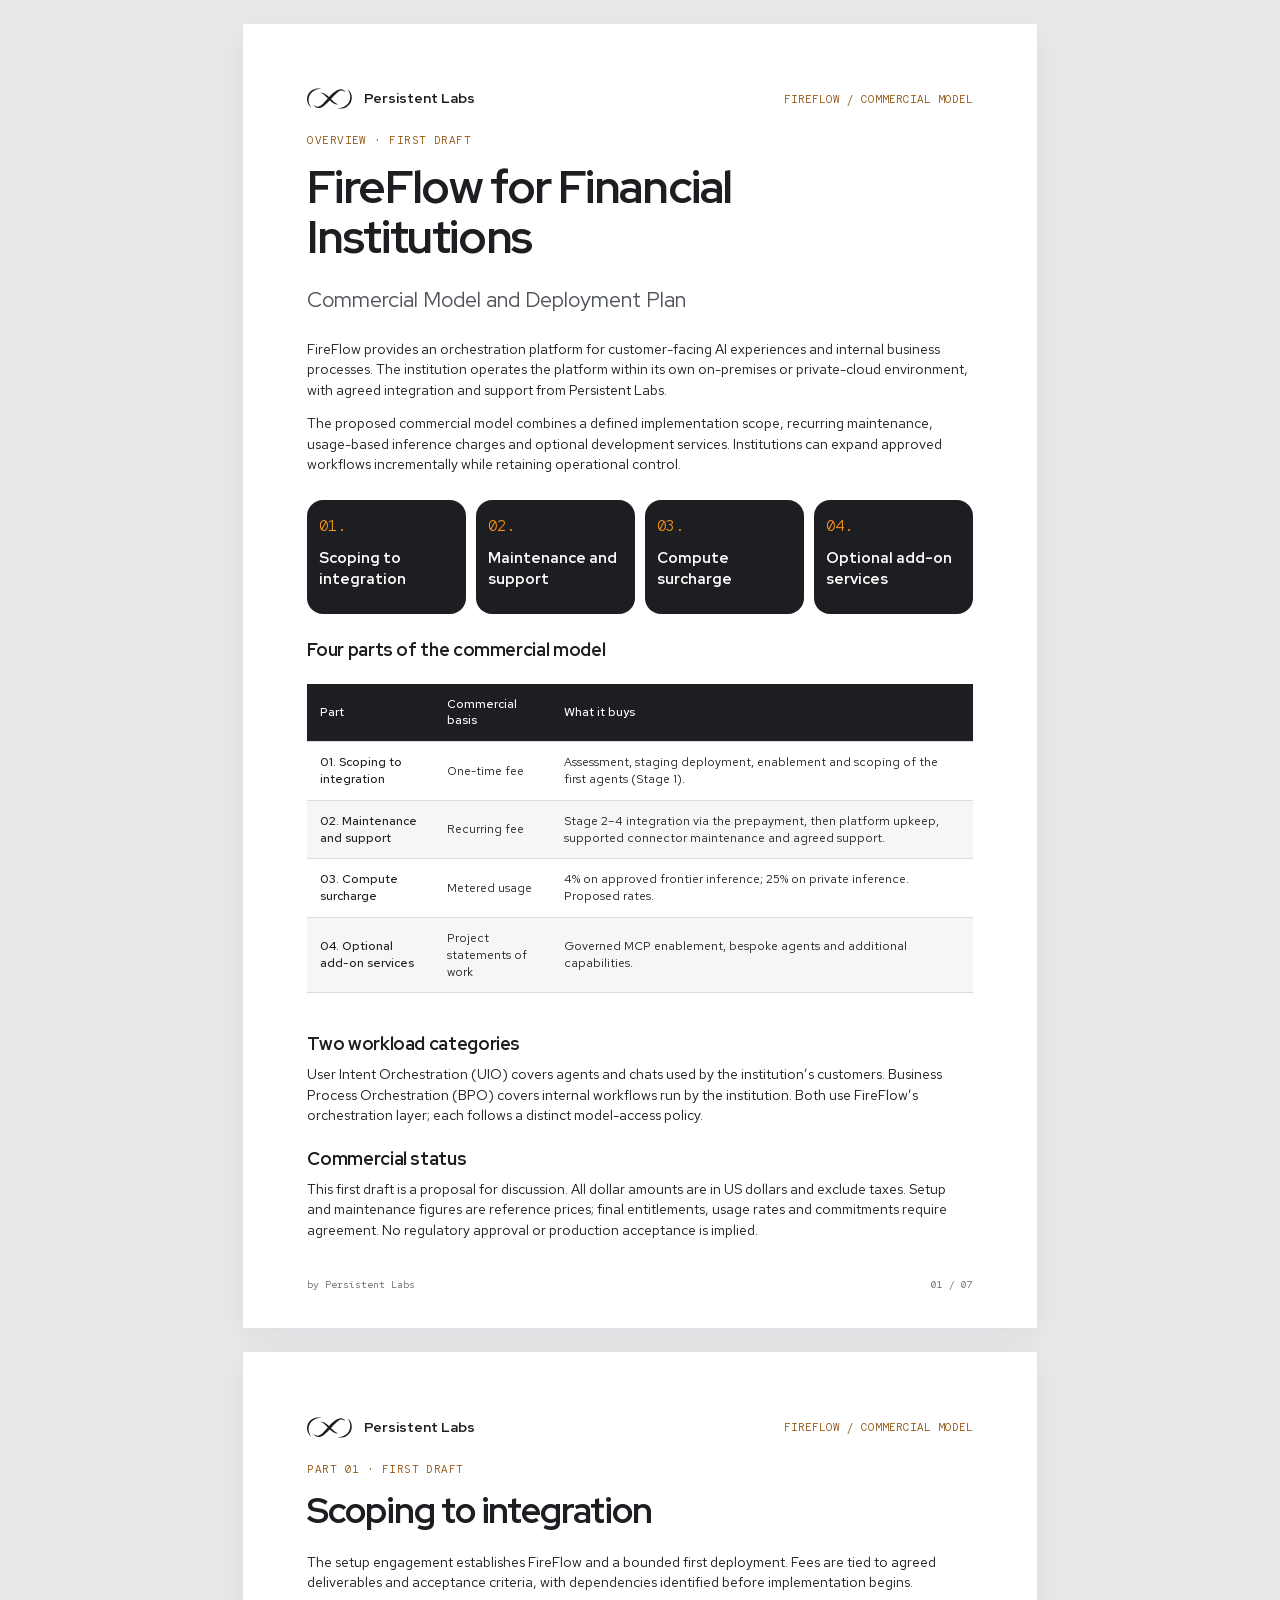
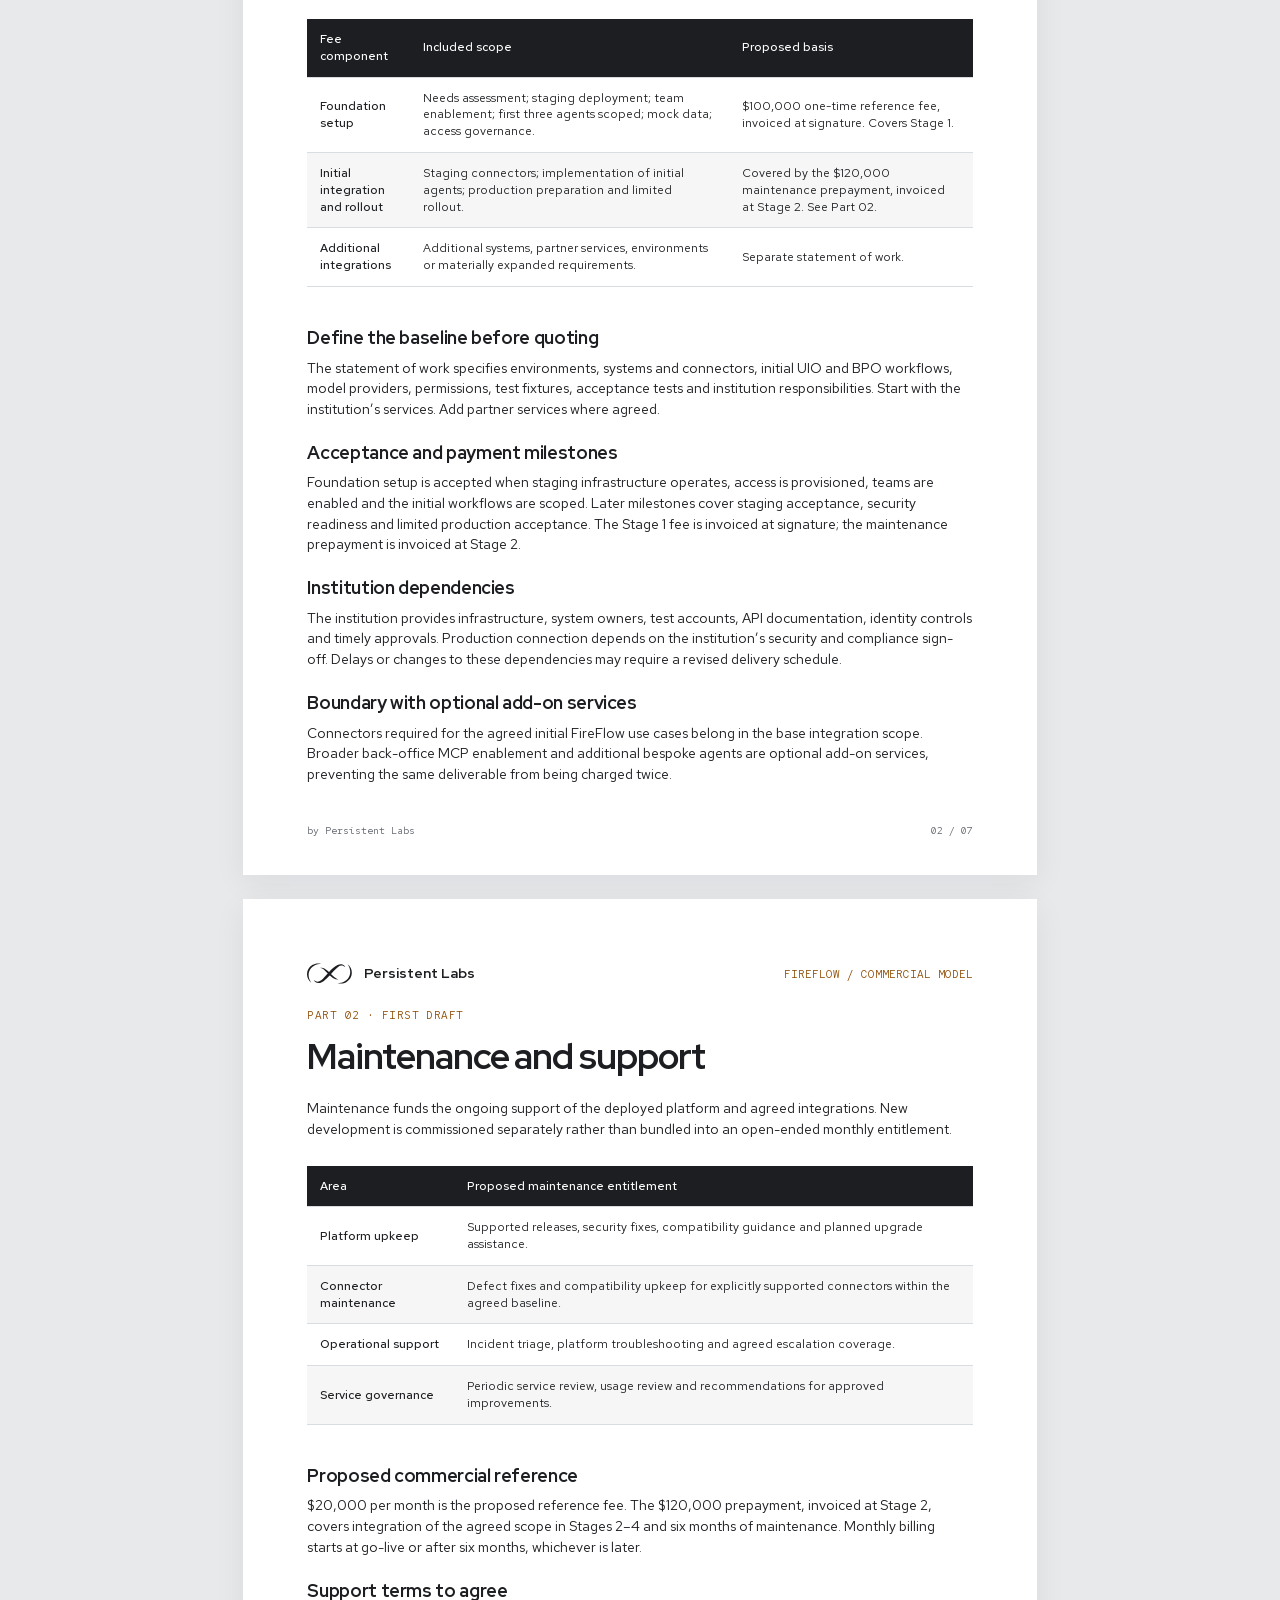
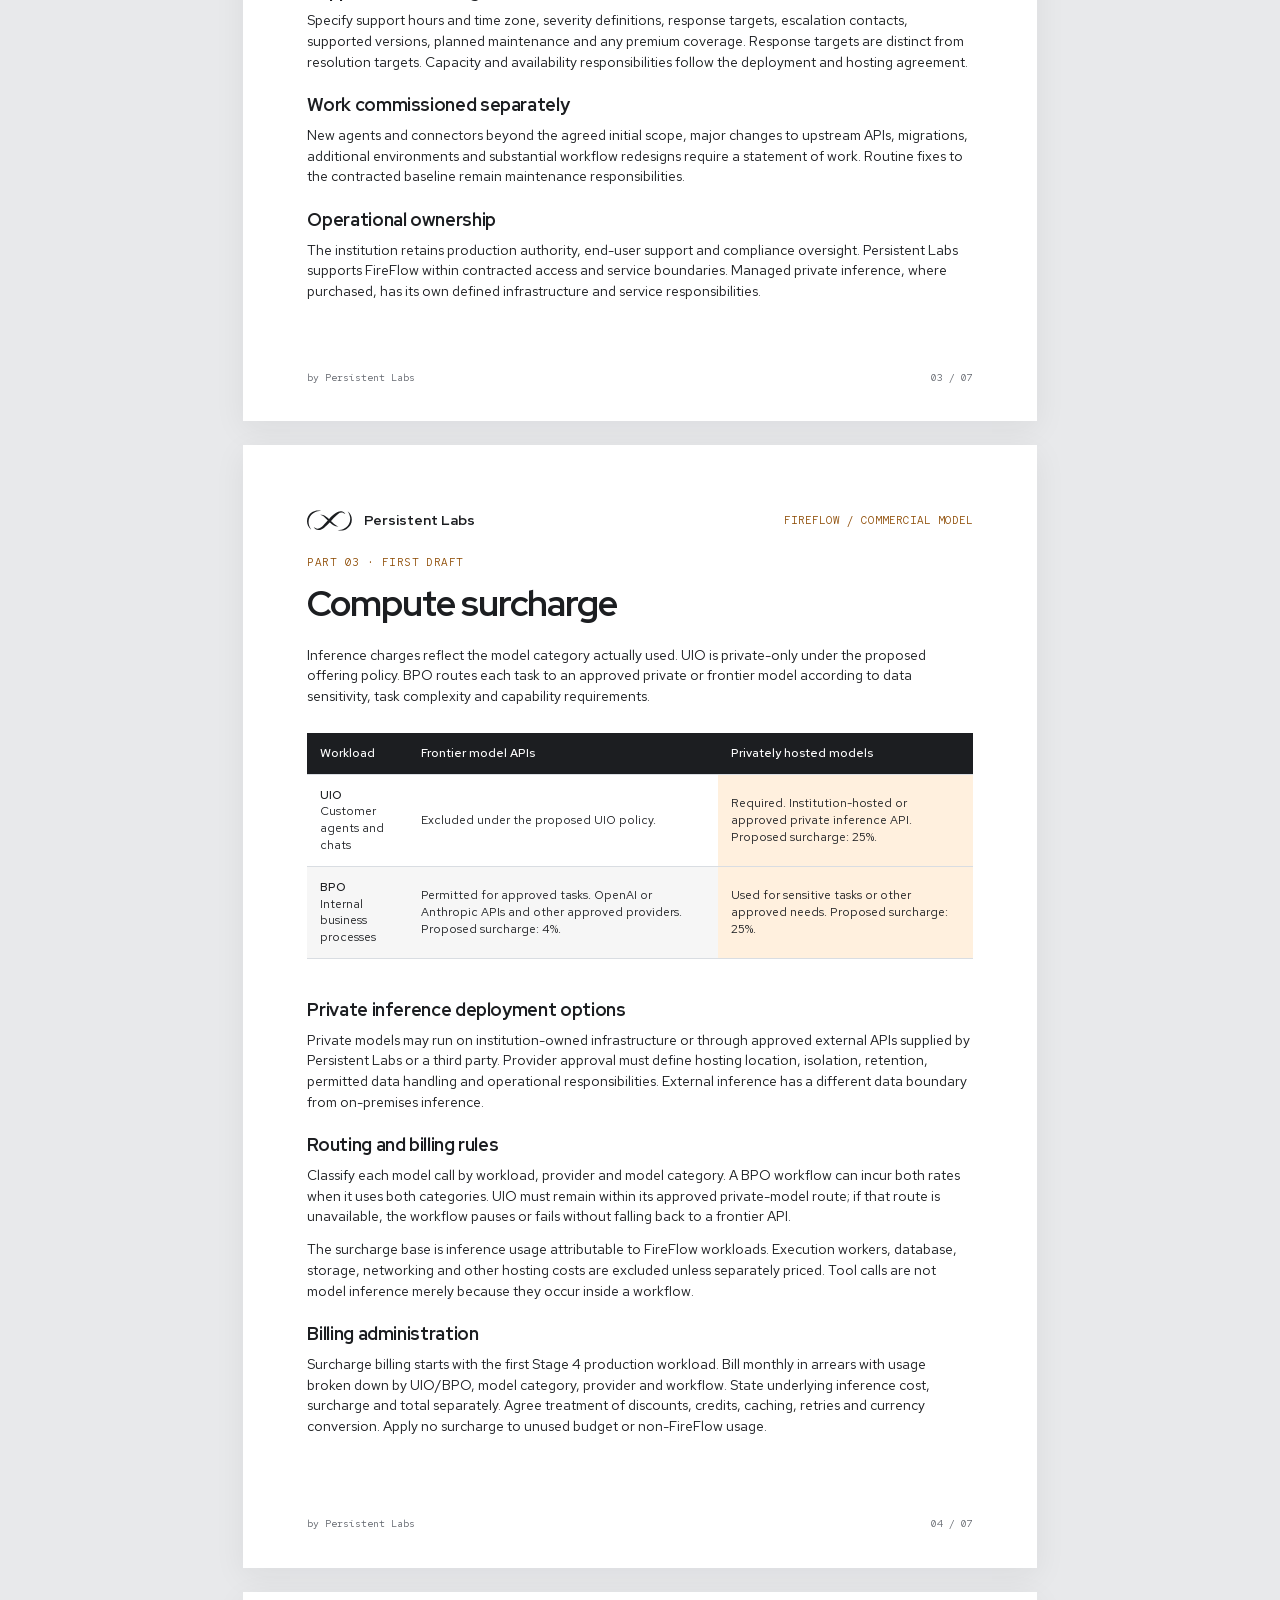
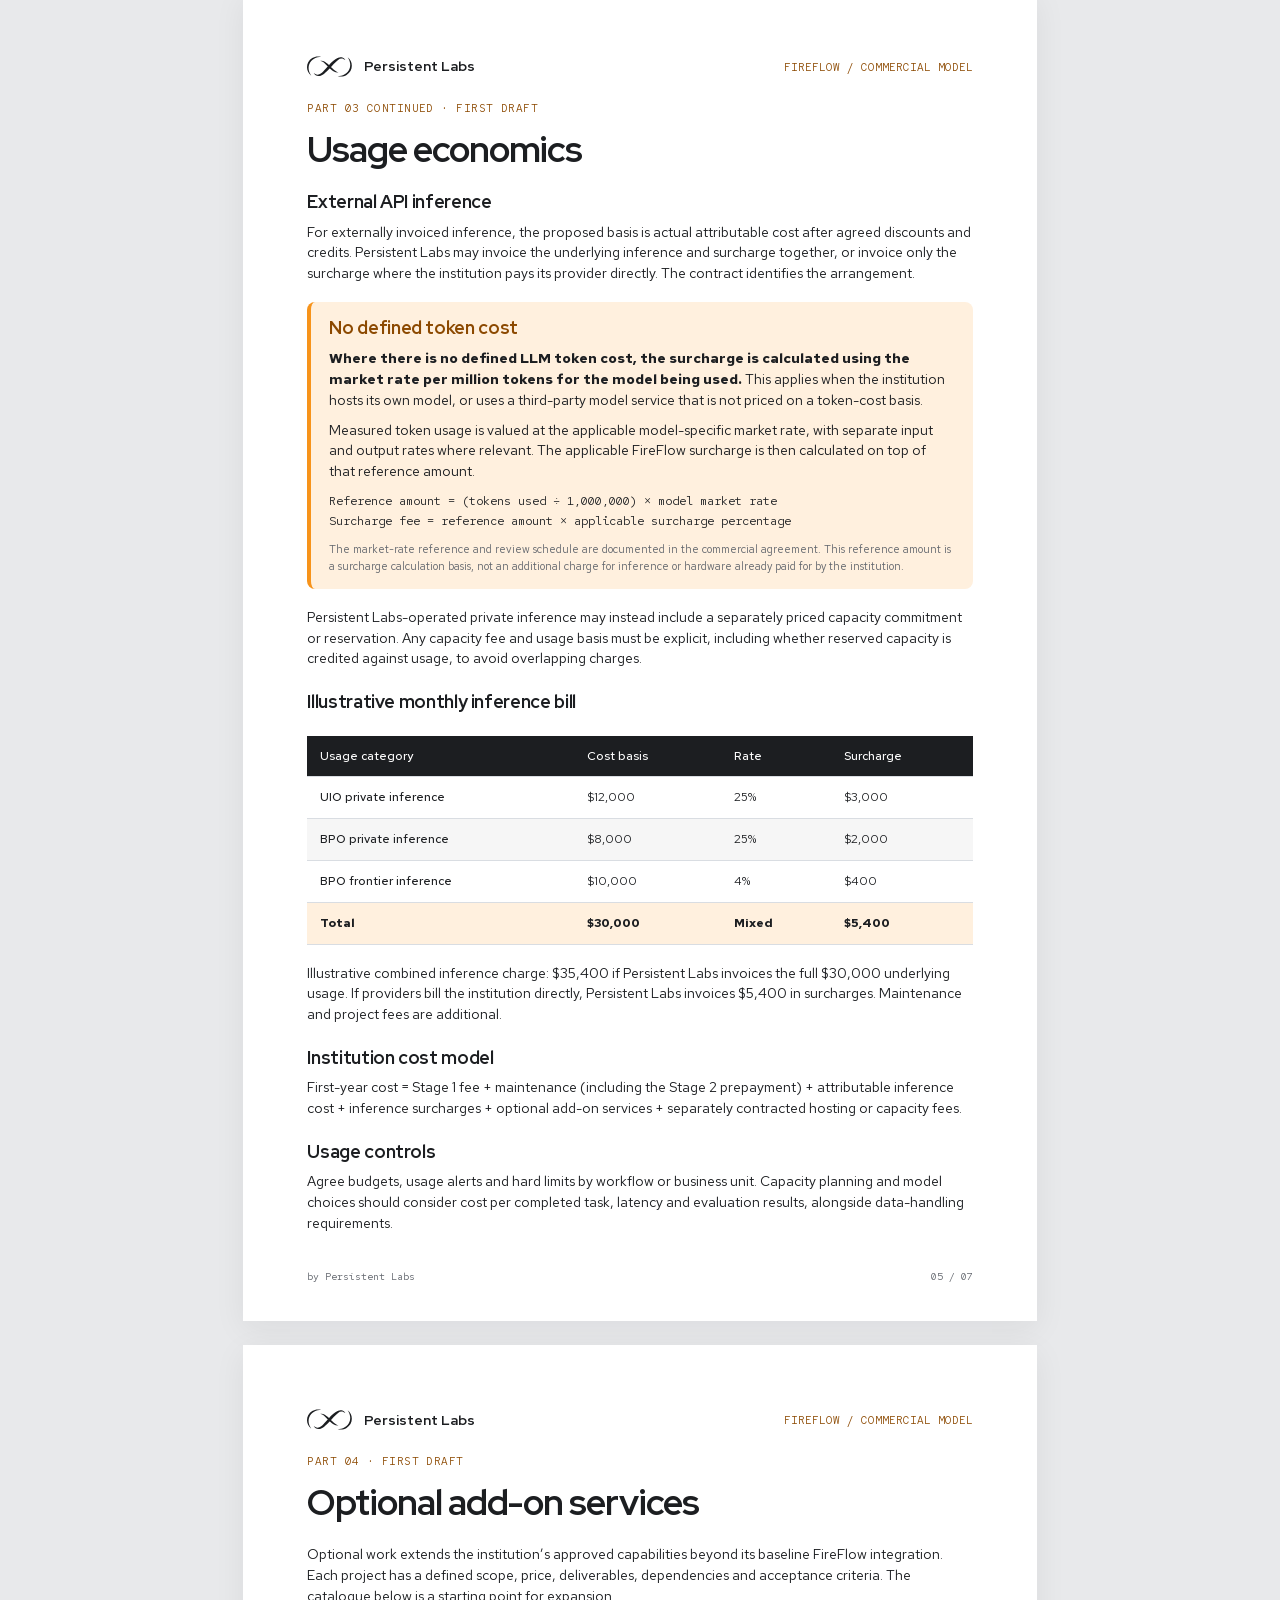
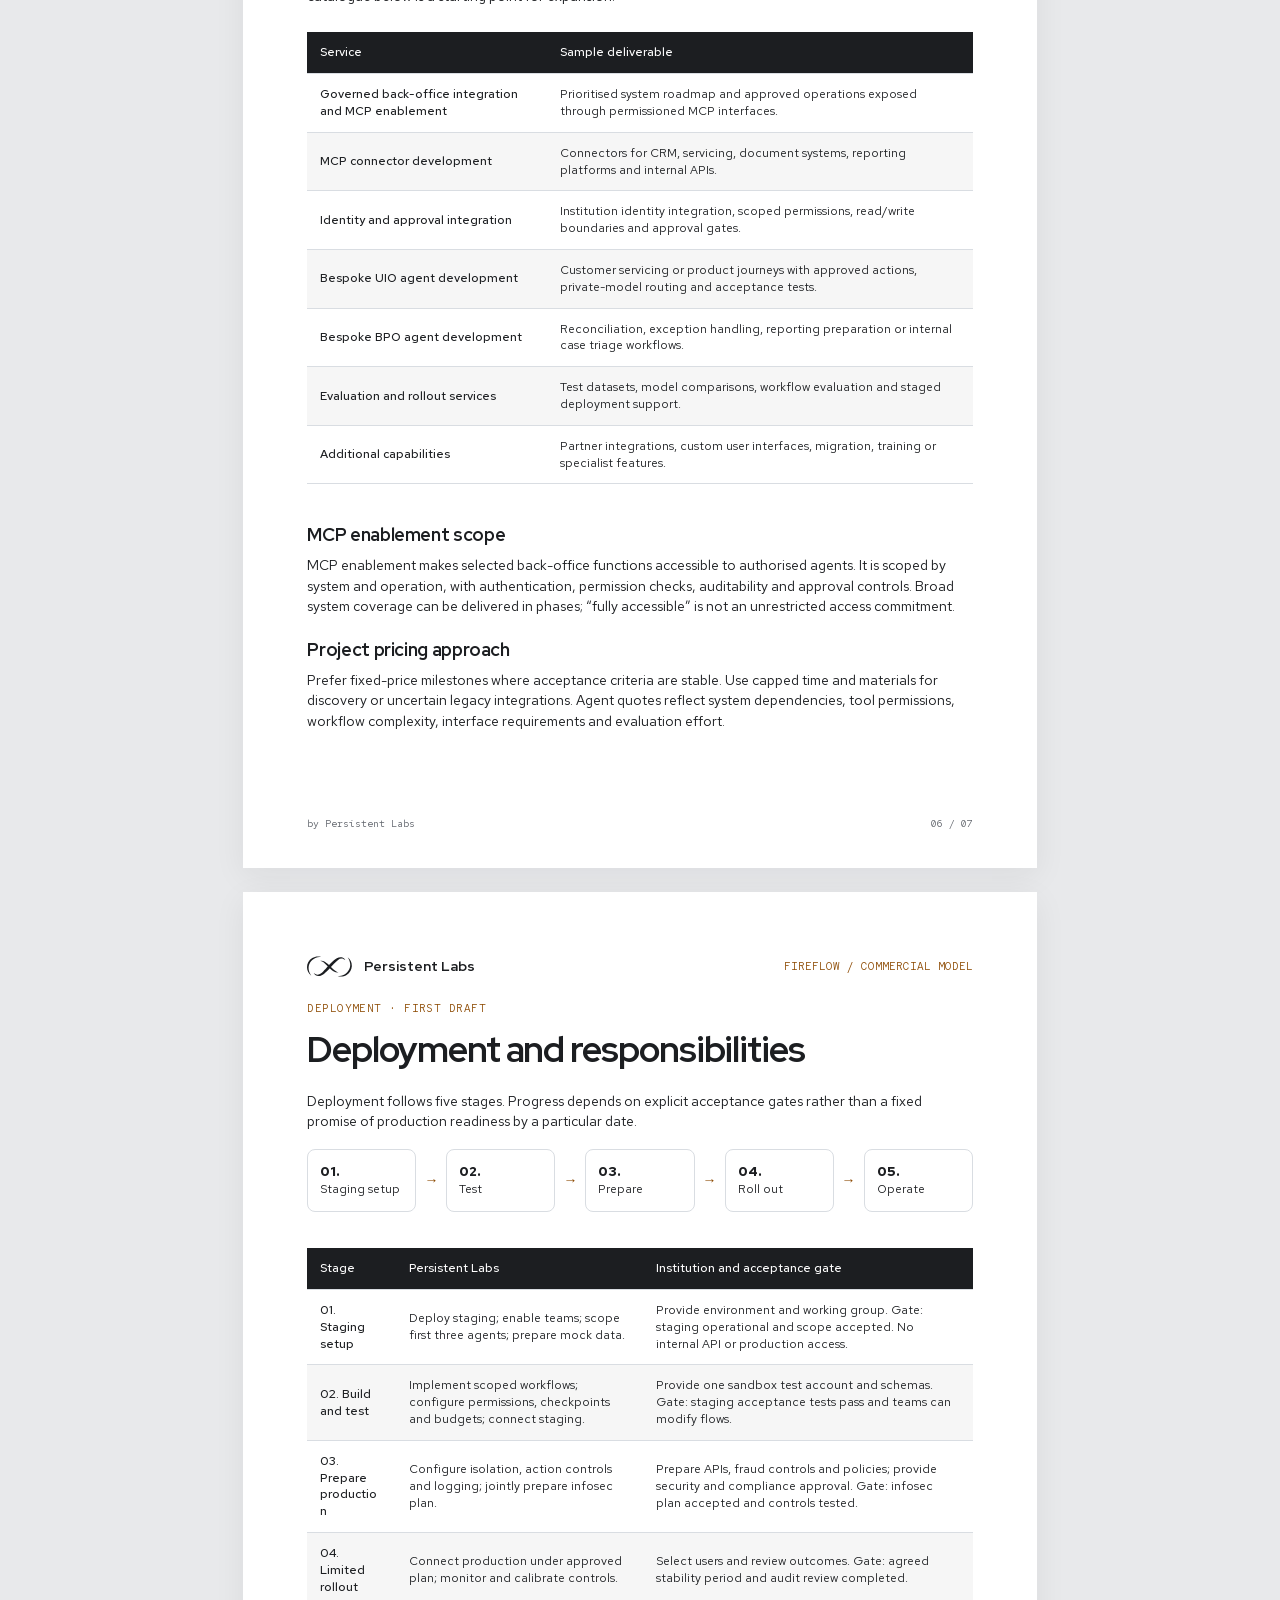
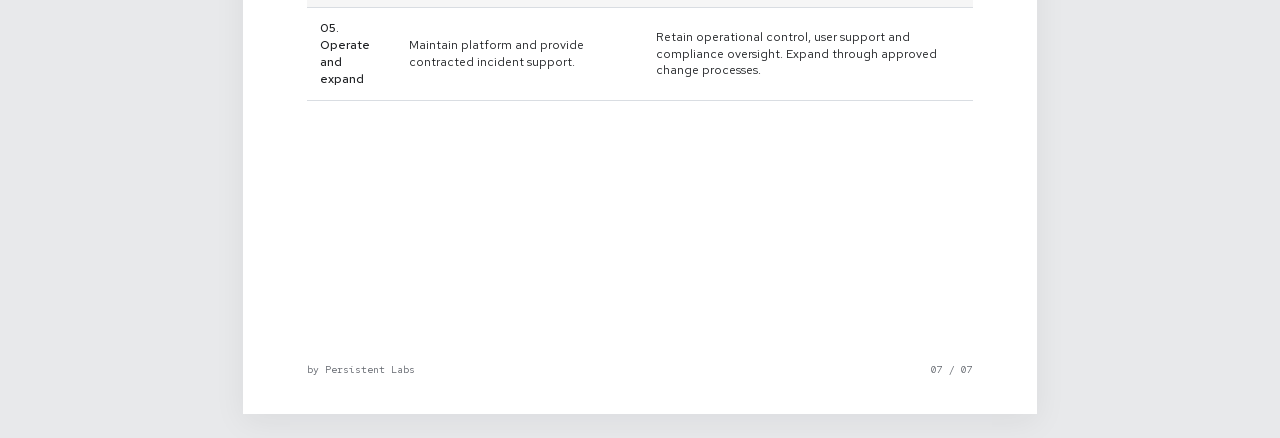
<file: detailed.html>
<!doctype html><html lang="en"><head><meta charset="utf-8"><meta name="viewport" content="width=device-width,initial-scale=1"><title>FireFlow for Financial Institutions</title><style>@font-face{font-family:'Red Hat Text';src:url([data-uri]) format('woff2');font-weight:300 900;font-display:block}@font-face{font-family:'Red Hat Display';src:url([data-uri]) format('woff2');font-weight:300 900;font-display:block}@font-face{font-family:'Red Hat Mono';src:url([data-uri]) format('woff2');font-weight:300 900;font-display:block}
*{box-sizing:border-box}html{background:#e8e9eb;color:#1C1E21}body{margin:0;font:14px/1.48 'Red Hat Text',sans-serif}h1,h2{font-family:'Red Hat Display',sans-serif}h1{font-size:36px;line-height:1.08;letter-spacing:-.03em;margin:15px 0 22px;font-weight:700}h2{font-size:18px;line-height:1.2;margin:22px 0 9px;letter-spacing:-.02em}p{margin:0 0 12px}.subtitle{font-size:21px;font-family:'Red Hat Display';color:#50545B}.page{width:210mm;min-height:297mm;margin:24px auto;background:#fff;padding:17mm 17mm 20mm;position:relative;box-shadow:0 8px 30px #1c1e2110}.brand{display:flex;align-items:center;gap:12px;font-family:'Red Hat Display';font-weight:700;font-size:14px;margin-bottom:24px}.brand svg{width:45px;height:21px;color:#1C1E21}.brand span{margin-left:auto;font:11px 'Red Hat Mono';color:#8C4900}.eyebrow{font:11px 'Red Hat Mono';letter-spacing:.04em;color:#8C4900}.footer{position:absolute;bottom:10mm;left:17mm;right:17mm;display:flex;justify-content:space-between;font:10px 'Red Hat Mono';color:#62666D}table{width:100%;border-collapse:collapse;font-size:12px;line-height:1.4;margin:14px 0 18px}th{background:#1C1E21;color:#fff;text-align:left;font-weight:500}th,td{padding:12px 13px;border-bottom:1px solid #d9dde2;vertical-align:middle}td:first-child{font-weight:500}tbody tr:nth-child(even) td{background:#F6F6F6}.table-wrap{border-radius:12px;overflow:hidden}thead{display:table-header-group}.page:first-child h1{font-size:46px;max-width:580px}.page:first-child .subtitle{margin-bottom:24px}.pillars{display:grid;grid-template-columns:repeat(4,1fr);gap:10px;margin:25px 0}.pillar{background:#1C1E21;color:white;border-radius:16px;padding:16px 12px;min-height:114px}.pillar b{display:block;color:#F7931A;font:15px 'Red Hat Mono';margin-bottom:12px}.pillar span{font:700 15px/1.18 'Red Hat Display'}.page:nth-child(4) table td:last-child{background:#FFF0DE}.page:nth-child(5) table tr:last-child td{background:#FFF0DE;font-weight:700}.route{display:flex;gap:8px;align-items:center;margin:17px 0 22px}.route span{flex:1;border:1px solid #d9dde2;border-radius:8px;padding:12px;font-size:12px}.route i{color:#8C4900;font-style:normal}.route b{display:block;font-size:13px}.note{font-size:11px;color:#62666D}
@media screen and (max-width:800px){html{background:#fff}.page{width:100%;min-height:0;margin:0;padding:28px 20px 62px;box-shadow:none;border-bottom:1px solid #ddd}h1{font-size:31px}.page:first-child h1{font-size:39px}.brand span{font-size:9px}.pillars{grid-template-columns:1fr 1fr}.table-wrap{overflow:visible}table{min-width:0}.footer{left:20px;right:20px;bottom:22px}.route{flex-direction:column;align-items:stretch}.route i{text-align:center}}
@page{size:A4;margin:0}@media print{html{background:white}body{font-size:10pt;line-height:1.42}.page{width:210mm;height:297mm;min-height:0;margin:0;box-shadow:none;break-after:page;overflow:visible}.page:last-child{break-after:auto}h1{font-size:28pt}h2{font-size:13pt;margin-top:18px}table{font-size:9pt}th,td{padding:10px 11px}.page:first-child h1{font-size:34pt}.table-wrap{overflow:visible}*{-webkit-print-color-adjust:exact;print-color-adjust:exact}}
@media print{.page:first-child h1{font-size:31pt;margin-bottom:18px}.page:first-child .pillars{margin:18px 0}.page:first-child .pillar{min-height:88px;padding:12px}.page:first-child .pillar b{margin-bottom:8px}.page:first-child h2{margin-top:15px}.page:first-child th,.page:first-child td{padding:8px 11px}.page:first-child .subtitle{margin-bottom:18px}}.market-rate{background:#FFF0DE;border-left:4px solid #F7931A;border-radius:8px;padding:15px 18px;margin:18px 0}.market-rate h2{margin:0 0 10px;color:#8C4900}.market-rate p{margin-bottom:9px}.market-rate p:last-child{margin-bottom:0}.formula{font:12px/1.65 "Red Hat Mono",monospace;margin:10px 0;color:#1C1E21}@media print{.market-rate{padding:12px 15px;margin:14px 0}.formula{font-size:8.5pt}.page:nth-child(5) h2{margin-top:14px}.page:nth-child(5) p{margin-bottom:9px}.page:nth-child(5) th,.page:nth-child(5) td{padding:8px 11px}}@media print{.page:nth-child(5){font-size:9.3pt;line-height:1.38}.page:nth-child(5) h2{margin-top:12px}.page:nth-child(5) .market-rate{padding:11px 15px}.page:nth-child(5) table{margin-bottom:12px}}a{color:#8C4900;text-decoration:underline;text-underline-offset:2px}.workload-detail{font-weight:400}
/* Section navigation and responsive reading layout. */
.pillar{text-decoration:none;display:block;min-width:0}
.pillar:focus-visible{outline:3px solid #F7931A;outline-offset:4px}
.page{scroll-margin-top:20px}
@media screen{
 html{scroll-behavior:smooth}
 th,td,.formula{overflow-wrap:anywhere}
 .pillar:hover{background:#303338;box-shadow:inset 0 0 0 2px #F7931A}
 .pillar:focus-visible{background:#303338}
}
@media screen and (max-width:680px){
 .table-wrap{border-radius:0;overflow:visible}
 table{display:block;width:100%;font-size:14px;line-height:1.5;margin:14px 0 22px}
 thead{position:absolute;width:1px;height:1px;padding:0;margin:-1px;overflow:hidden;clip:rect(0,0,0,0);clip-path:inset(50%);white-space:nowrap;border:0}
 tbody{display:grid;gap:14px}
 tbody tr{display:block;border:1px solid #D9DDE2;border-radius:12px;overflow:hidden}
 td{display:block;width:100%;padding:12px 16px;border:0;border-top:1px solid #E7E9EC;white-space:normal;background:#fff}
 tbody tr:nth-child(even) td{background:#fff}
 td:first-child,tbody tr:nth-child(even) td:first-child{background:#1C1E21;color:#fff;border-top:0;font-weight:700;font-family:'Red Hat Display',sans-serif;font-size:15px}
 td:not(:first-child)::before{content:attr(data-label);display:block;font:500 11px/1.4 'Red Hat Mono',monospace;color:#62666D;margin-bottom:5px}
 .page:nth-child(4) td:last-child::before{color:#8C4900}
 .page:nth-child(5) table tr:last-child td:first-child{background:#1C1E21;color:#fff}
 .workload-detail{font:400 13px/1.5 'Red Hat Text',sans-serif}
 .brand{flex-wrap:wrap;gap:8px 10px}
 .brand svg{flex:none}
 .brand span{width:100%;margin:0 0 0 55px}
 .route i{transform:rotate(90deg)}
 .footer{font-size:9px;gap:12px}
 .footer span:last-child{white-space:nowrap}
}
@media (prefers-reduced-motion:reduce){html{scroll-behavior:auto}}
</style></head><body><section class="page" id="overview" tabindex="-1"><div class="brand"><svg xmlns="http://www.w3.org/2000/svg" viewBox="0 0 47 21" role="img" aria-label="Persistent Labs"><g fill="currentColor"><path d="M4.39736 20.0548C-1.94875 15.1978 -1.28266 5.82736 5.46964 1.67684C7.69121 0.311941 10.3883 -0.250189 12.9525 0.103068C13.5801 0.187772 14.1971 0.321567 14.7929 0.514077C13.5637 0.550654 12.348 0.665198 11.1622 0.944338C5.41959 2.16197 1.02265 7.51087 1.75419 13.4594C2.0006 15.8254 3.0623 18.0807 4.39736 20.0548Z"/><path d="M6.89844 17.0713C8.09585 18.1677 9.59743 19.1658 11.2184 19.0407C13.516 18.8578 15.5268 16.9106 17.1217 15.3609C21.6274 11.0842 30.0478 -1.45781 37.0571 1.18921C38.3604 1.68974 39.4144 2.73892 40.1074 3.88436C39.4086 3.34629 38.6781 2.87753 37.9138 2.58106C35.9617 1.79466 34.0819 2.46171 32.4552 3.60137C30.7678 4.78819 29.349 6.25705 27.9042 7.80002C25.5565 10.3315 23.3311 13.0017 20.8256 15.4379C19.195 17.0078 17.4519 18.5306 15.4045 19.5682C11.948 21.3479 8.72344 20.6193 6.8994 17.0713H6.89844Z"/><path d="M13.8281 4.46155C16.8525 3.89076 19.742 6.03917 21.8962 7.90364C24.0543 9.79986 25.9832 12.0224 28.0777 13.91C29.4706 15.142 30.949 16.2624 32.8857 16.686C29.8296 17.2548 26.9853 15.1719 24.7945 13.2891C22.6287 11.3967 20.7036 9.16554 18.6187 7.2645C17.2115 5.99971 15.7359 4.87833 13.8281 4.46155Z"/><path d="M42.4229 0.945841C48.769 5.80288 48.1029 15.1733 41.3506 19.3238C39.13 20.6887 36.4329 21.2509 33.8677 20.8967C33.2402 20.812 32.6232 20.6782 32.0273 20.4857C33.2565 20.4491 34.4722 20.3345 35.6581 20.0554C41.4016 18.8387 45.7986 13.4898 45.067 7.54125C44.8206 5.17529 43.7589 2.92004 42.4239 0.945841H42.4229Z"/></g></svg>
 Persistent Labs <span>FIREFLOW / COMMERCIAL MODEL</span></div><div class="eyebrow">OVERVIEW · FIRST DRAFT</div><h1 class="">FireFlow for Financial Institutions</h1><p class="subtitle">Commercial Model and Deployment Plan</p><p class="">FireFlow provides an orchestration platform for customer-facing AI experiences and internal business processes. The institution operates the platform within its own on-premises or private-cloud environment, with agreed integration and support from Persistent Labs.</p><p class="">The proposed commercial model combines a defined implementation scope, recurring maintenance, usage-based inference charges and optional development services. Institutions can expand approved workflows incrementally while retaining operational control.</p><nav class="pillars" aria-label="Commercial model sections"><a class="pillar" href="#setup-and-integration"><b>01.</b><span>Scoping to integration</span></a><a class="pillar" href="#maintenance-and-support"><b>02.</b><span>Maintenance and support</span></a><a class="pillar" href="#compute-surcharge"><b>03.</b><span>Compute surcharge</span></a><a class="pillar" href="#optional-services"><b>04.</b><span>Optional add-on services</span></a></nav><h2 class="">Four parts of the commercial model</h2><div class="table-wrap"><table role="table"><thead role="rowgroup"><tr role="row"><th scope="col" role="columnheader">Part</th><th scope="col" role="columnheader">Commercial basis</th><th scope="col" role="columnheader">What it buys</th></tr></thead><tbody role="rowgroup"><tr role="row"><td role="cell" data-label="Part">01. Scoping to integration</td><td role="cell" data-label="Commercial basis">One-time fee</td><td role="cell" data-label="What it buys">Assessment, staging deployment, enablement and scoping of the first agents (Stage 1).</td></tr><tr role="row"><td role="cell" data-label="Part">02. Maintenance and support</td><td role="cell" data-label="Commercial basis">Recurring fee</td><td role="cell" data-label="What it buys">Stage 2–4 integration via the prepayment, then platform upkeep, supported connector maintenance and agreed support.</td></tr><tr role="row"><td role="cell" data-label="Part">03. Compute surcharge</td><td role="cell" data-label="Commercial basis">Metered usage</td><td role="cell" data-label="What it buys">4% on approved frontier inference; 25% on private inference. Proposed rates.</td></tr><tr role="row"><td role="cell" data-label="Part">04. Optional add-on services</td><td role="cell" data-label="Commercial basis">Project statements of work</td><td role="cell" data-label="What it buys">Governed MCP enablement, bespoke agents and additional capabilities.</td></tr></tbody></table></div><h2 class="">Two workload categories</h2><p class="">User Intent Orchestration (UIO) covers agents and chats used by the institution’s customers. Business Process Orchestration (BPO) covers internal workflows run by the institution. Both use FireFlow’s orchestration layer; each follows a distinct model-access policy.</p><h2 class="">Commercial status</h2><p class="">This first draft is a proposal for discussion. All dollar amounts are in US dollars and exclude taxes. Setup and maintenance figures are reference prices; final entitlements, usage rates and commitments require agreement. No regulatory approval or production acceptance is implied.</p><div class="footer"><span>by Persistent Labs</span><span>01 / 07</span></div></section><section class="page" id="setup-and-integration" tabindex="-1"><div class="brand"><svg xmlns="http://www.w3.org/2000/svg" viewBox="0 0 47 21" role="img" aria-label="Persistent Labs"><g fill="currentColor"><path d="M4.39736 20.0548C-1.94875 15.1978 -1.28266 5.82736 5.46964 1.67684C7.69121 0.311941 10.3883 -0.250189 12.9525 0.103068C13.5801 0.187772 14.1971 0.321567 14.7929 0.514077C13.5637 0.550654 12.348 0.665198 11.1622 0.944338C5.41959 2.16197 1.02265 7.51087 1.75419 13.4594C2.0006 15.8254 3.0623 18.0807 4.39736 20.0548Z"/><path d="M6.89844 17.0713C8.09585 18.1677 9.59743 19.1658 11.2184 19.0407C13.516 18.8578 15.5268 16.9106 17.1217 15.3609C21.6274 11.0842 30.0478 -1.45781 37.0571 1.18921C38.3604 1.68974 39.4144 2.73892 40.1074 3.88436C39.4086 3.34629 38.6781 2.87753 37.9138 2.58106C35.9617 1.79466 34.0819 2.46171 32.4552 3.60137C30.7678 4.78819 29.349 6.25705 27.9042 7.80002C25.5565 10.3315 23.3311 13.0017 20.8256 15.4379C19.195 17.0078 17.4519 18.5306 15.4045 19.5682C11.948 21.3479 8.72344 20.6193 6.8994 17.0713H6.89844Z"/><path d="M13.8281 4.46155C16.8525 3.89076 19.742 6.03917 21.8962 7.90364C24.0543 9.79986 25.9832 12.0224 28.0777 13.91C29.4706 15.142 30.949 16.2624 32.8857 16.686C29.8296 17.2548 26.9853 15.1719 24.7945 13.2891C22.6287 11.3967 20.7036 9.16554 18.6187 7.2645C17.2115 5.99971 15.7359 4.87833 13.8281 4.46155Z"/><path d="M42.4229 0.945841C48.769 5.80288 48.1029 15.1733 41.3506 19.3238C39.13 20.6887 36.4329 21.2509 33.8677 20.8967C33.2402 20.812 32.6232 20.6782 32.0273 20.4857C33.2565 20.4491 34.4722 20.3345 35.6581 20.0554C41.4016 18.8387 45.7986 13.4898 45.067 7.54125C44.8206 5.17529 43.7589 2.92004 42.4239 0.945841H42.4229Z"/></g></svg>
 Persistent Labs <span>FIREFLOW / COMMERCIAL MODEL</span></div><div class="eyebrow">PART 01 · FIRST DRAFT</div><h1 class="">Scoping to integration</h1><p class="">The setup engagement establishes FireFlow and a bounded first deployment. Fees are tied to agreed deliverables and acceptance criteria, with dependencies identified before implementation begins.</p><div class="table-wrap"><table role="table"><thead role="rowgroup"><tr role="row"><th scope="col" role="columnheader">Fee component</th><th scope="col" role="columnheader">Included scope</th><th scope="col" role="columnheader">Proposed basis</th></tr></thead><tbody role="rowgroup"><tr role="row"><td role="cell" data-label="Fee component">Foundation setup</td><td role="cell" data-label="Included scope">Needs assessment; staging deployment; team enablement; first three agents scoped; mock data; access governance.</td><td role="cell" data-label="Proposed basis">$100,000 one-time reference fee, invoiced at signature. Covers Stage 1.</td></tr><tr role="row"><td role="cell" data-label="Fee component">Initial integration and rollout</td><td role="cell" data-label="Included scope">Staging connectors; implementation of initial agents; production preparation and limited rollout.</td><td role="cell" data-label="Proposed basis">Covered by the $120,000 maintenance prepayment, invoiced at Stage 2. See Part 02.</td></tr><tr role="row"><td role="cell" data-label="Fee component">Additional integrations</td><td role="cell" data-label="Included scope">Additional systems, partner services, environments or materially expanded requirements.</td><td role="cell" data-label="Proposed basis">Separate statement of work.</td></tr></tbody></table></div><h2 class="">Define the baseline before quoting</h2><p class="">The statement of work specifies environments, systems and connectors, initial UIO and BPO workflows, model providers, permissions, test fixtures, acceptance tests and institution responsibilities. Start with the institution’s services. Add partner services where agreed.</p><h2 class="">Acceptance and payment milestones</h2><p class="">Foundation setup is accepted when staging infrastructure operates, access is provisioned, teams are enabled and the initial workflows are scoped. Later milestones cover staging acceptance, security readiness and limited production acceptance. The Stage 1 fee is invoiced at signature; the maintenance prepayment is invoiced at Stage 2.</p><h2 class="">Institution dependencies</h2><p class="">The institution provides infrastructure, system owners, test accounts, API documentation, identity controls and timely approvals. Production connection depends on the institution’s security and compliance sign-off. Delays or changes to these dependencies may require a revised delivery schedule.</p><h2 class="">Boundary with optional add-on services</h2><p class="">Connectors required for the agreed initial FireFlow use cases belong in the base integration scope. Broader back-office MCP enablement and additional bespoke agents are optional add-on services, preventing the same deliverable from being charged twice.</p><div class="footer"><span>by Persistent Labs</span><span>02 / 07</span></div></section><section class="page" id="maintenance-and-support" tabindex="-1"><div class="brand"><svg xmlns="http://www.w3.org/2000/svg" viewBox="0 0 47 21" role="img" aria-label="Persistent Labs"><g fill="currentColor"><path d="M4.39736 20.0548C-1.94875 15.1978 -1.28266 5.82736 5.46964 1.67684C7.69121 0.311941 10.3883 -0.250189 12.9525 0.103068C13.5801 0.187772 14.1971 0.321567 14.7929 0.514077C13.5637 0.550654 12.348 0.665198 11.1622 0.944338C5.41959 2.16197 1.02265 7.51087 1.75419 13.4594C2.0006 15.8254 3.0623 18.0807 4.39736 20.0548Z"/><path d="M6.89844 17.0713C8.09585 18.1677 9.59743 19.1658 11.2184 19.0407C13.516 18.8578 15.5268 16.9106 17.1217 15.3609C21.6274 11.0842 30.0478 -1.45781 37.0571 1.18921C38.3604 1.68974 39.4144 2.73892 40.1074 3.88436C39.4086 3.34629 38.6781 2.87753 37.9138 2.58106C35.9617 1.79466 34.0819 2.46171 32.4552 3.60137C30.7678 4.78819 29.349 6.25705 27.9042 7.80002C25.5565 10.3315 23.3311 13.0017 20.8256 15.4379C19.195 17.0078 17.4519 18.5306 15.4045 19.5682C11.948 21.3479 8.72344 20.6193 6.8994 17.0713H6.89844Z"/><path d="M13.8281 4.46155C16.8525 3.89076 19.742 6.03917 21.8962 7.90364C24.0543 9.79986 25.9832 12.0224 28.0777 13.91C29.4706 15.142 30.949 16.2624 32.8857 16.686C29.8296 17.2548 26.9853 15.1719 24.7945 13.2891C22.6287 11.3967 20.7036 9.16554 18.6187 7.2645C17.2115 5.99971 15.7359 4.87833 13.8281 4.46155Z"/><path d="M42.4229 0.945841C48.769 5.80288 48.1029 15.1733 41.3506 19.3238C39.13 20.6887 36.4329 21.2509 33.8677 20.8967C33.2402 20.812 32.6232 20.6782 32.0273 20.4857C33.2565 20.4491 34.4722 20.3345 35.6581 20.0554C41.4016 18.8387 45.7986 13.4898 45.067 7.54125C44.8206 5.17529 43.7589 2.92004 42.4239 0.945841H42.4229Z"/></g></svg>
 Persistent Labs <span>FIREFLOW / COMMERCIAL MODEL</span></div><div class="eyebrow">PART 02 · FIRST DRAFT</div><h1 class="">Maintenance and support</h1><p class="">Maintenance funds the ongoing support of the deployed platform and agreed integrations. New development is commissioned separately rather than bundled into an open-ended monthly entitlement.</p><div class="table-wrap"><table role="table"><thead role="rowgroup"><tr role="row"><th scope="col" role="columnheader">Area</th><th scope="col" role="columnheader">Proposed maintenance entitlement</th></tr></thead><tbody role="rowgroup"><tr role="row"><td role="cell" data-label="Area">Platform upkeep</td><td role="cell" data-label="Proposed maintenance entitlement">Supported releases, security fixes, compatibility guidance and planned upgrade assistance.</td></tr><tr role="row"><td role="cell" data-label="Area">Connector maintenance</td><td role="cell" data-label="Proposed maintenance entitlement">Defect fixes and compatibility upkeep for explicitly supported connectors within the agreed baseline.</td></tr><tr role="row"><td role="cell" data-label="Area">Operational support</td><td role="cell" data-label="Proposed maintenance entitlement">Incident triage, platform troubleshooting and agreed escalation coverage.</td></tr><tr role="row"><td role="cell" data-label="Area">Service governance</td><td role="cell" data-label="Proposed maintenance entitlement">Periodic service review, usage review and recommendations for approved improvements.</td></tr></tbody></table></div><h2 class="">Proposed commercial reference</h2><p class="">$20,000 per month is the proposed reference fee. The $120,000 prepayment, invoiced at Stage 2, covers integration of the agreed scope in Stages 2–4 and six months of maintenance. Monthly billing starts at go-live or after six months, whichever is later.</p><h2 class="">Support terms to agree</h2><p class="">Specify support hours and time zone, severity definitions, response targets, escalation contacts, supported versions, planned maintenance and any premium coverage. Response targets are distinct from resolution targets. Capacity and availability responsibilities follow the deployment and hosting agreement.</p><h2 class="">Work commissioned separately</h2><p class="">New agents and connectors beyond the agreed initial scope, major changes to upstream APIs, migrations, additional environments and substantial workflow redesigns require a statement of work. Routine fixes to the contracted baseline remain maintenance responsibilities.</p><h2 class="">Operational ownership</h2><p class="">The institution retains production authority, end-user support and compliance oversight. Persistent Labs supports FireFlow within contracted access and service boundaries. Managed private inference, where purchased, has its own defined infrastructure and service responsibilities.</p><div class="footer"><span>by Persistent Labs</span><span>03 / 07</span></div></section><section class="page" id="compute-surcharge" tabindex="-1"><div class="brand"><svg xmlns="http://www.w3.org/2000/svg" viewBox="0 0 47 21" role="img" aria-label="Persistent Labs"><g fill="currentColor"><path d="M4.39736 20.0548C-1.94875 15.1978 -1.28266 5.82736 5.46964 1.67684C7.69121 0.311941 10.3883 -0.250189 12.9525 0.103068C13.5801 0.187772 14.1971 0.321567 14.7929 0.514077C13.5637 0.550654 12.348 0.665198 11.1622 0.944338C5.41959 2.16197 1.02265 7.51087 1.75419 13.4594C2.0006 15.8254 3.0623 18.0807 4.39736 20.0548Z"/><path d="M6.89844 17.0713C8.09585 18.1677 9.59743 19.1658 11.2184 19.0407C13.516 18.8578 15.5268 16.9106 17.1217 15.3609C21.6274 11.0842 30.0478 -1.45781 37.0571 1.18921C38.3604 1.68974 39.4144 2.73892 40.1074 3.88436C39.4086 3.34629 38.6781 2.87753 37.9138 2.58106C35.9617 1.79466 34.0819 2.46171 32.4552 3.60137C30.7678 4.78819 29.349 6.25705 27.9042 7.80002C25.5565 10.3315 23.3311 13.0017 20.8256 15.4379C19.195 17.0078 17.4519 18.5306 15.4045 19.5682C11.948 21.3479 8.72344 20.6193 6.8994 17.0713H6.89844Z"/><path d="M13.8281 4.46155C16.8525 3.89076 19.742 6.03917 21.8962 7.90364C24.0543 9.79986 25.9832 12.0224 28.0777 13.91C29.4706 15.142 30.949 16.2624 32.8857 16.686C29.8296 17.2548 26.9853 15.1719 24.7945 13.2891C22.6287 11.3967 20.7036 9.16554 18.6187 7.2645C17.2115 5.99971 15.7359 4.87833 13.8281 4.46155Z"/><path d="M42.4229 0.945841C48.769 5.80288 48.1029 15.1733 41.3506 19.3238C39.13 20.6887 36.4329 21.2509 33.8677 20.8967C33.2402 20.812 32.6232 20.6782 32.0273 20.4857C33.2565 20.4491 34.4722 20.3345 35.6581 20.0554C41.4016 18.8387 45.7986 13.4898 45.067 7.54125C44.8206 5.17529 43.7589 2.92004 42.4239 0.945841H42.4229Z"/></g></svg>
 Persistent Labs <span>FIREFLOW / COMMERCIAL MODEL</span></div><div class="eyebrow">PART 03 · FIRST DRAFT</div><h1 class="">Compute surcharge</h1><p class="">Inference charges reflect the model category actually used. UIO is private-only under the proposed offering policy. BPO routes each task to an approved private or frontier model according to data sensitivity, task complexity and capability requirements.</p><div class="table-wrap"><table role="table"><thead role="rowgroup"><tr role="row"><th scope="col" role="columnheader">Workload</th><th scope="col" role="columnheader">Frontier model APIs</th><th scope="col" role="columnheader">Privately hosted models</th></tr></thead><tbody role="rowgroup"><tr role="row"><td role="cell" data-label="Workload">UIO<br><span class="workload-detail">Customer agents and chats</span></td><td role="cell" data-label="Frontier model APIs">Excluded under the proposed UIO policy.</td><td role="cell" data-label="Privately hosted models">Required. Institution-hosted or approved private inference API. Proposed surcharge: 25%.</td></tr><tr role="row"><td role="cell" data-label="Workload">BPO<br><span class="workload-detail">Internal business processes</span></td><td role="cell" data-label="Frontier model APIs">Permitted for approved tasks. OpenAI or Anthropic APIs and other approved providers. Proposed surcharge: 4%.</td><td role="cell" data-label="Privately hosted models">Used for sensitive tasks or other approved needs. Proposed surcharge: 25%.</td></tr></tbody></table></div><h2 class="">Private inference deployment options</h2><p class="">Private models may run on institution-owned infrastructure or through approved external APIs supplied by Persistent Labs or a third party. Provider approval must define hosting location, isolation, retention, permitted data handling and operational responsibilities. External inference has a different data boundary from on-premises inference.</p><h2 class="">Routing and billing rules</h2><p class="">Classify each model call by workload, provider and model category. A BPO workflow can incur both rates when it uses both categories. UIO must remain within its approved private-model route; if that route is unavailable, the workflow pauses or fails without falling back to a frontier API.</p><p class="">The surcharge base is inference usage attributable to FireFlow workloads. Execution workers, database, storage, networking and other hosting costs are excluded unless separately priced. Tool calls are not model inference merely because they occur inside a workflow.</p><h2 class="">Billing administration</h2><p class="">Surcharge billing starts with the first Stage 4 production workload. Bill monthly in arrears with usage broken down by UIO/BPO, model category, provider and workflow. State underlying inference cost, surcharge and total separately. Agree treatment of discounts, credits, caching, retries and currency conversion. Apply no surcharge to unused budget or non-FireFlow usage.</p><div class="footer"><span>by Persistent Labs</span><span>04 / 07</span></div></section><section class="page" id="usage-economics" tabindex="-1"><div class="brand"><svg xmlns="http://www.w3.org/2000/svg" viewBox="0 0 47 21" role="img" aria-label="Persistent Labs"><g fill="currentColor"><path d="M4.39736 20.0548C-1.94875 15.1978 -1.28266 5.82736 5.46964 1.67684C7.69121 0.311941 10.3883 -0.250189 12.9525 0.103068C13.5801 0.187772 14.1971 0.321567 14.7929 0.514077C13.5637 0.550654 12.348 0.665198 11.1622 0.944338C5.41959 2.16197 1.02265 7.51087 1.75419 13.4594C2.0006 15.8254 3.0623 18.0807 4.39736 20.0548Z"/><path d="M6.89844 17.0713C8.09585 18.1677 9.59743 19.1658 11.2184 19.0407C13.516 18.8578 15.5268 16.9106 17.1217 15.3609C21.6274 11.0842 30.0478 -1.45781 37.0571 1.18921C38.3604 1.68974 39.4144 2.73892 40.1074 3.88436C39.4086 3.34629 38.6781 2.87753 37.9138 2.58106C35.9617 1.79466 34.0819 2.46171 32.4552 3.60137C30.7678 4.78819 29.349 6.25705 27.9042 7.80002C25.5565 10.3315 23.3311 13.0017 20.8256 15.4379C19.195 17.0078 17.4519 18.5306 15.4045 19.5682C11.948 21.3479 8.72344 20.6193 6.8994 17.0713H6.89844Z"/><path d="M13.8281 4.46155C16.8525 3.89076 19.742 6.03917 21.8962 7.90364C24.0543 9.79986 25.9832 12.0224 28.0777 13.91C29.4706 15.142 30.949 16.2624 32.8857 16.686C29.8296 17.2548 26.9853 15.1719 24.7945 13.2891C22.6287 11.3967 20.7036 9.16554 18.6187 7.2645C17.2115 5.99971 15.7359 4.87833 13.8281 4.46155Z"/><path d="M42.4229 0.945841C48.769 5.80288 48.1029 15.1733 41.3506 19.3238C39.13 20.6887 36.4329 21.2509 33.8677 20.8967C33.2402 20.812 32.6232 20.6782 32.0273 20.4857C33.2565 20.4491 34.4722 20.3345 35.6581 20.0554C41.4016 18.8387 45.7986 13.4898 45.067 7.54125C44.8206 5.17529 43.7589 2.92004 42.4239 0.945841H42.4229Z"/></g></svg>
 Persistent Labs <span>FIREFLOW / COMMERCIAL MODEL</span></div><div class="eyebrow">PART 03 CONTINUED · FIRST DRAFT</div><h1 class="">Usage economics</h1><h2 class="">External API inference</h2><p class="">For externally invoiced inference, the proposed basis is actual attributable cost after agreed discounts and credits. Persistent Labs may invoice the underlying inference and surcharge together, or invoice only the surcharge where the institution pays its provider directly. The contract identifies the arrangement.</p><aside class="market-rate" aria-label="Market rate basis for surcharge"><h2>No defined token cost</h2><p><strong>Where there is no defined LLM token cost, the surcharge is calculated using the market rate per million tokens for the model being used.</strong> This applies when the institution hosts its own model, or uses a third-party model service that is not priced on a token-cost basis.</p><p>Measured token usage is valued at the applicable model-specific market rate, with separate input and output rates where relevant. The applicable FireFlow surcharge is then calculated on top of that reference amount.</p><div class="formula">Reference amount = (tokens used ÷ 1,000,000) × model market rate<br>Surcharge fee = reference amount × applicable surcharge percentage</div><p class="note">The market-rate reference and review schedule are documented in the commercial agreement. This reference amount is a surcharge calculation basis, not an additional charge for inference or hardware already paid for by the institution.</p></aside><p class="">Persistent Labs-operated private inference may instead include a separately priced capacity commitment or reservation. Any capacity fee and usage basis must be explicit, including whether reserved capacity is credited against usage, to avoid overlapping charges.</p><h2 class="">Illustrative monthly inference bill</h2><div class="table-wrap"><table role="table"><thead role="rowgroup"><tr role="row"><th scope="col" role="columnheader">Usage category</th><th scope="col" role="columnheader">Cost basis</th><th scope="col" role="columnheader">Rate</th><th scope="col" role="columnheader">Surcharge</th></tr></thead><tbody role="rowgroup"><tr role="row"><td role="cell" data-label="Usage category">UIO private inference</td><td role="cell" data-label="Cost basis">$12,000</td><td role="cell" data-label="Rate">25%</td><td role="cell" data-label="Surcharge">$3,000</td></tr><tr role="row"><td role="cell" data-label="Usage category">BPO private inference</td><td role="cell" data-label="Cost basis">$8,000</td><td role="cell" data-label="Rate">25%</td><td role="cell" data-label="Surcharge">$2,000</td></tr><tr role="row"><td role="cell" data-label="Usage category">BPO frontier inference</td><td role="cell" data-label="Cost basis">$10,000</td><td role="cell" data-label="Rate">4%</td><td role="cell" data-label="Surcharge">$400</td></tr><tr role="row"><td role="cell" data-label="Usage category">Total</td><td role="cell" data-label="Cost basis">$30,000</td><td role="cell" data-label="Rate">Mixed</td><td role="cell" data-label="Surcharge">$5,400</td></tr></tbody></table></div><p class="">Illustrative combined inference charge: $35,400 if Persistent Labs invoices the full $30,000 underlying usage. If providers bill the institution directly, Persistent Labs invoices $5,400 in surcharges. Maintenance and project fees are additional.</p><h2 class="">Institution cost model</h2><p class="">First-year cost = Stage 1 fee + maintenance (including the Stage 2 prepayment) + attributable inference cost + inference surcharges + optional add-on services + separately contracted hosting or capacity fees.</p><h2 class="">Usage controls</h2><p class="">Agree budgets, usage alerts and hard limits by workflow or business unit. Capacity planning and model choices should consider cost per completed task, latency and evaluation results, alongside data-handling requirements.</p><div class="footer"><span>by Persistent Labs</span><span>05 / 07</span></div></section><section class="page" id="optional-services" tabindex="-1"><div class="brand"><svg xmlns="http://www.w3.org/2000/svg" viewBox="0 0 47 21" role="img" aria-label="Persistent Labs"><g fill="currentColor"><path d="M4.39736 20.0548C-1.94875 15.1978 -1.28266 5.82736 5.46964 1.67684C7.69121 0.311941 10.3883 -0.250189 12.9525 0.103068C13.5801 0.187772 14.1971 0.321567 14.7929 0.514077C13.5637 0.550654 12.348 0.665198 11.1622 0.944338C5.41959 2.16197 1.02265 7.51087 1.75419 13.4594C2.0006 15.8254 3.0623 18.0807 4.39736 20.0548Z"/><path d="M6.89844 17.0713C8.09585 18.1677 9.59743 19.1658 11.2184 19.0407C13.516 18.8578 15.5268 16.9106 17.1217 15.3609C21.6274 11.0842 30.0478 -1.45781 37.0571 1.18921C38.3604 1.68974 39.4144 2.73892 40.1074 3.88436C39.4086 3.34629 38.6781 2.87753 37.9138 2.58106C35.9617 1.79466 34.0819 2.46171 32.4552 3.60137C30.7678 4.78819 29.349 6.25705 27.9042 7.80002C25.5565 10.3315 23.3311 13.0017 20.8256 15.4379C19.195 17.0078 17.4519 18.5306 15.4045 19.5682C11.948 21.3479 8.72344 20.6193 6.8994 17.0713H6.89844Z"/><path d="M13.8281 4.46155C16.8525 3.89076 19.742 6.03917 21.8962 7.90364C24.0543 9.79986 25.9832 12.0224 28.0777 13.91C29.4706 15.142 30.949 16.2624 32.8857 16.686C29.8296 17.2548 26.9853 15.1719 24.7945 13.2891C22.6287 11.3967 20.7036 9.16554 18.6187 7.2645C17.2115 5.99971 15.7359 4.87833 13.8281 4.46155Z"/><path d="M42.4229 0.945841C48.769 5.80288 48.1029 15.1733 41.3506 19.3238C39.13 20.6887 36.4329 21.2509 33.8677 20.8967C33.2402 20.812 32.6232 20.6782 32.0273 20.4857C33.2565 20.4491 34.4722 20.3345 35.6581 20.0554C41.4016 18.8387 45.7986 13.4898 45.067 7.54125C44.8206 5.17529 43.7589 2.92004 42.4239 0.945841H42.4229Z"/></g></svg>
 Persistent Labs <span>FIREFLOW / COMMERCIAL MODEL</span></div><div class="eyebrow">PART 04 · FIRST DRAFT</div><h1 class="">Optional add-on services</h1><p class="">Optional work extends the institution’s approved capabilities beyond its baseline FireFlow integration. Each project has a defined scope, price, deliverables, dependencies and acceptance criteria. The catalogue below is a starting point for expansion.</p><div class="table-wrap"><table role="table"><thead role="rowgroup"><tr role="row"><th scope="col" role="columnheader">Service</th><th scope="col" role="columnheader">Sample deliverable</th></tr></thead><tbody role="rowgroup"><tr role="row"><td role="cell" data-label="Service">Governed back-office integration and MCP enablement</td><td role="cell" data-label="Sample deliverable">Prioritised system roadmap and approved operations exposed through permissioned MCP interfaces.</td></tr><tr role="row"><td role="cell" data-label="Service">MCP connector development</td><td role="cell" data-label="Sample deliverable">Connectors for CRM, servicing, document systems, reporting platforms and internal APIs.</td></tr><tr role="row"><td role="cell" data-label="Service">Identity and approval integration</td><td role="cell" data-label="Sample deliverable">Institution identity integration, scoped permissions, read/write boundaries and approval gates.</td></tr><tr role="row"><td role="cell" data-label="Service">Bespoke UIO agent development</td><td role="cell" data-label="Sample deliverable">Customer servicing or product journeys with approved actions, private-model routing and acceptance tests.</td></tr><tr role="row"><td role="cell" data-label="Service">Bespoke BPO agent development</td><td role="cell" data-label="Sample deliverable">Reconciliation, exception handling, reporting preparation or internal case triage workflows.</td></tr><tr role="row"><td role="cell" data-label="Service">Evaluation and rollout services</td><td role="cell" data-label="Sample deliverable">Test datasets, model comparisons, workflow evaluation and staged deployment support.</td></tr><tr role="row"><td role="cell" data-label="Service">Additional capabilities</td><td role="cell" data-label="Sample deliverable">Partner integrations, custom user interfaces, migration, training or specialist features.</td></tr></tbody></table></div><h2 class="">MCP enablement scope</h2><p class="">MCP enablement makes selected back-office functions accessible to authorised agents. It is scoped by system and operation, with authentication, permission checks, auditability and approval controls. Broad system coverage can be delivered in phases; “fully accessible” is not an unrestricted access commitment.</p><h2 class="">Project pricing approach</h2><p class="">Prefer fixed-price milestones where acceptance criteria are stable. Use capped time and materials for discovery or uncertain legacy integrations. Agent quotes reflect system dependencies, tool permissions, workflow complexity, interface requirements and evaluation effort.</p><div class="footer"><span>by Persistent Labs</span><span>06 / 07</span></div></section><section class="page" id="deployment" tabindex="-1"><div class="brand"><svg xmlns="http://www.w3.org/2000/svg" viewBox="0 0 47 21" role="img" aria-label="Persistent Labs"><g fill="currentColor"><path d="M4.39736 20.0548C-1.94875 15.1978 -1.28266 5.82736 5.46964 1.67684C7.69121 0.311941 10.3883 -0.250189 12.9525 0.103068C13.5801 0.187772 14.1971 0.321567 14.7929 0.514077C13.5637 0.550654 12.348 0.665198 11.1622 0.944338C5.41959 2.16197 1.02265 7.51087 1.75419 13.4594C2.0006 15.8254 3.0623 18.0807 4.39736 20.0548Z"/><path d="M6.89844 17.0713C8.09585 18.1677 9.59743 19.1658 11.2184 19.0407C13.516 18.8578 15.5268 16.9106 17.1217 15.3609C21.6274 11.0842 30.0478 -1.45781 37.0571 1.18921C38.3604 1.68974 39.4144 2.73892 40.1074 3.88436C39.4086 3.34629 38.6781 2.87753 37.9138 2.58106C35.9617 1.79466 34.0819 2.46171 32.4552 3.60137C30.7678 4.78819 29.349 6.25705 27.9042 7.80002C25.5565 10.3315 23.3311 13.0017 20.8256 15.4379C19.195 17.0078 17.4519 18.5306 15.4045 19.5682C11.948 21.3479 8.72344 20.6193 6.8994 17.0713H6.89844Z"/><path d="M13.8281 4.46155C16.8525 3.89076 19.742 6.03917 21.8962 7.90364C24.0543 9.79986 25.9832 12.0224 28.0777 13.91C29.4706 15.142 30.949 16.2624 32.8857 16.686C29.8296 17.2548 26.9853 15.1719 24.7945 13.2891C22.6287 11.3967 20.7036 9.16554 18.6187 7.2645C17.2115 5.99971 15.7359 4.87833 13.8281 4.46155Z"/><path d="M42.4229 0.945841C48.769 5.80288 48.1029 15.1733 41.3506 19.3238C39.13 20.6887 36.4329 21.2509 33.8677 20.8967C33.2402 20.812 32.6232 20.6782 32.0273 20.4857C33.2565 20.4491 34.4722 20.3345 35.6581 20.0554C41.4016 18.8387 45.7986 13.4898 45.067 7.54125C44.8206 5.17529 43.7589 2.92004 42.4239 0.945841H42.4229Z"/></g></svg>
 Persistent Labs <span>FIREFLOW / COMMERCIAL MODEL</span></div><div class="eyebrow">DEPLOYMENT · FIRST DRAFT</div><h1 class="">Deployment and responsibilities</h1><p class="">Deployment follows five stages. Progress depends on explicit acceptance gates rather than a fixed promise of production readiness by a particular date.</p><div class="route"><span><b>01.</b>Staging setup</span><i>→</i><span><b>02.</b>Test</span><i>→</i><span><b>03.</b>Prepare</span><i>→</i><span><b>04.</b>Roll out</span><i>→</i><span><b>05.</b>Operate</span></div><div class="table-wrap"><table role="table"><thead role="rowgroup"><tr role="row"><th scope="col" role="columnheader">Stage</th><th scope="col" role="columnheader">Persistent Labs</th><th scope="col" role="columnheader">Institution and acceptance gate</th></tr></thead><tbody role="rowgroup"><tr role="row"><td role="cell" data-label="Stage">01. Staging setup</td><td role="cell" data-label="Persistent Labs">Deploy staging; enable teams; scope first three agents; prepare mock data.</td><td role="cell" data-label="Institution and acceptance gate">Provide environment and working group. Gate: staging operational and scope accepted. No internal API or production access.</td></tr><tr role="row"><td role="cell" data-label="Stage">02. Build and test</td><td role="cell" data-label="Persistent Labs">Implement scoped workflows; configure permissions, checkpoints and budgets; connect staging.</td><td role="cell" data-label="Institution and acceptance gate">Provide one sandbox test account and schemas. Gate: staging acceptance tests pass and teams can modify flows.</td></tr><tr role="row"><td role="cell" data-label="Stage">03. Prepare production</td><td role="cell" data-label="Persistent Labs">Configure isolation, action controls and logging; jointly prepare infosec plan.</td><td role="cell" data-label="Institution and acceptance gate">Prepare APIs, fraud controls and policies; provide security and compliance approval. Gate: infosec plan accepted and controls tested.</td></tr><tr role="row"><td role="cell" data-label="Stage">04. Limited rollout</td><td role="cell" data-label="Persistent Labs">Connect production under approved plan; monitor and calibrate controls.</td><td role="cell" data-label="Institution and acceptance gate">Select users and review outcomes. Gate: agreed stability period and audit review completed.</td></tr><tr role="row"><td role="cell" data-label="Stage">05. Operate and expand</td><td role="cell" data-label="Persistent Labs">Maintain platform and provide contracted incident support.</td><td role="cell" data-label="Institution and acceptance gate">Retain operational control, user support and compliance oversight. Expand through approved change processes.</td></tr></tbody></table></div><div class="footer"><span>by Persistent Labs</span><span>07 / 07</span></div></section></body></html>
</file>
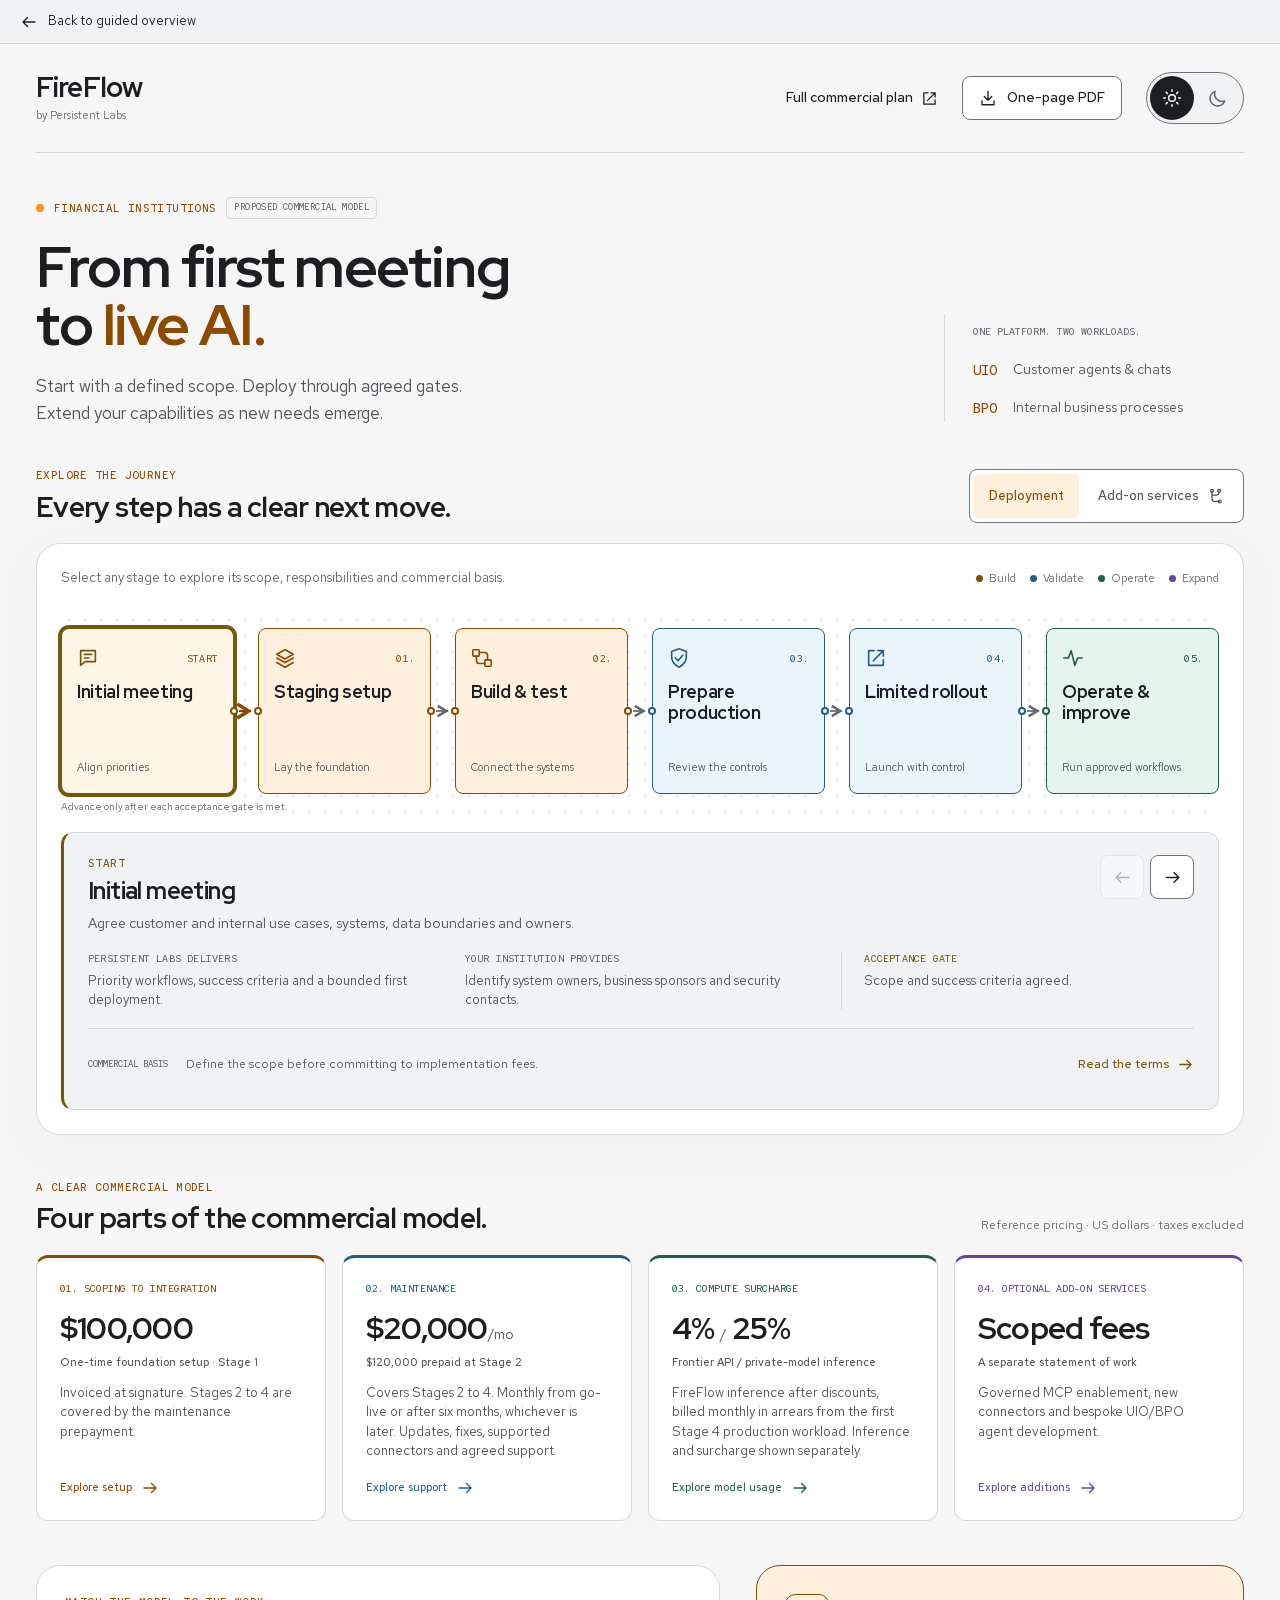
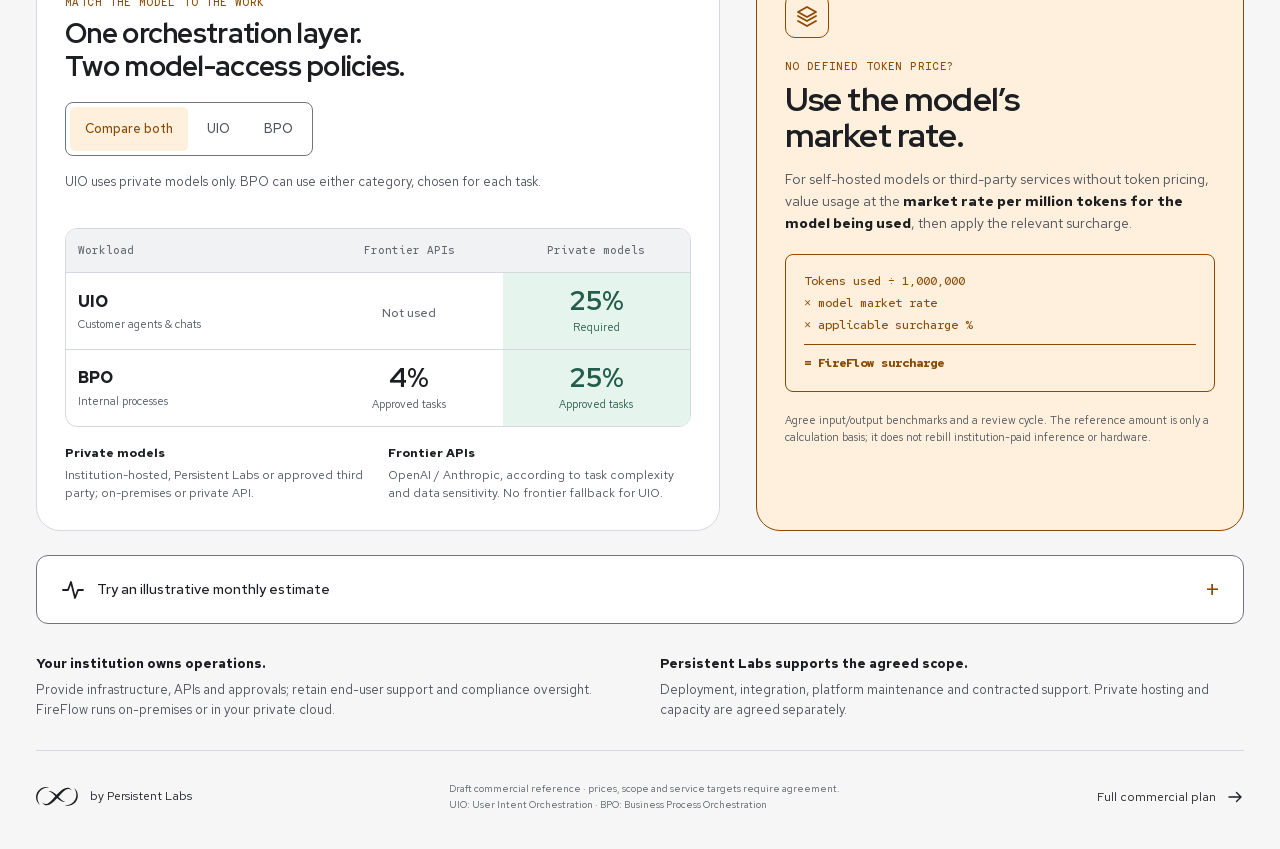
<file: overview.html>
<!doctype html><html lang="en" data-theme="dark"><head><meta charset="utf-8"><meta name="viewport" content="width=device-width,initial-scale=1"><title>FireFlow | Your journey to live AI</title><meta name="description" content="Explore FireFlow’s deployment journey, commercial model and optional services for financial institutions."><script>try{document.documentElement.dataset.theme=localStorage.getItem('fireflow-theme')||(matchMedia('(prefers-color-scheme: dark)').matches?'dark':'light')}catch(e){document.documentElement.dataset.theme='dark'}</script><style>@font-face{font-family:'Red Hat Text';src:url([data-uri]) format('woff2');font-weight:300 900;font-display:block}
@font-face{font-family:'Red Hat Display';src:url([data-uri]) format('woff2');font-weight:300 900;font-display:block}
@font-face{font-family:'Red Hat Mono';src:url([data-uri]) format('woff2');font-weight:300 900;font-display:block}
*{box-sizing:border-box}html{scroll-behavior:smooth;color-scheme:dark;--bg:#17191C;--panel:#202327;--panel-2:#282C31;--text:#F6F6F6;--secondary:#CBCDD0;--muted:#A8ADB4;--border:#434950;--control:#828891;--dot:#353A41;--accent:#F7931A;--accent-ink:#1C1E21;--orange:#FFB45B;--orange-bg:#3B2C20;--sky:#8ECFFB;--sky-bg:#202F3C;--mint:#A0E7D1;--mint-bg:#20372F;--violet:#D0BDF4;--violet-bg:#322A40;--gold:#FBD78E;--gold-bg:#383222;--shadow:0 20px 70px #00000018}
html[data-theme=light]{color-scheme:light;--bg:#F6F6F6;--panel:#FFFFFF;--panel-2:#F0F2F4;--text:#1C1E21;--secondary:#50545B;--muted:#62666D;--border:#D4D9DF;--control:#70757D;--dot:#DDE1E6;--accent:#8C4900;--accent-ink:#FFFFFF;--orange:#8C4900;--orange-bg:#FFF0DE;--sky:#215F8B;--sky-bg:#EAF4FB;--mint:#245D4C;--mint-bg:#E5F4ED;--violet:#6544A2;--violet-bg:#F1EBFA;--gold:#76580D;--gold-bg:#FFF5E6;--shadow:0 12px 50px #1C1E2108}
body{margin:0;background:var(--bg);color:var(--text);font:16px/1.55 'Red Hat Text',Arial,sans-serif}button,input{font:inherit}button,a,input{-webkit-tap-highlight-color:transparent}button{cursor:pointer}button:disabled{cursor:default}button,a{touch-action:manipulation}button:focus-visible,a:focus-visible,input:focus-visible,summary:focus-visible{outline:3px solid var(--accent);outline-offset:4px}a{color:inherit;text-decoration:none}h1,h2,h3,h4,p{margin:0}h1,h2,h3,h4{font-family:'Red Hat Display',Arial,sans-serif;letter-spacing:-.025em}h1{font-size:clamp(40px,4.5vw,66px);line-height:1.02;font-weight:700}h2{font-size:28px;line-height:1.16}h3{font-size:25px;line-height:1.16}.icon{width:24px;height:24px;fill:none;stroke:currentColor;stroke-width:1.8;stroke-linecap:round;stroke-linejoin:round;flex:none;display:block}.wrap{width:min(1440px,calc(100% - 72px));margin-inline:auto}.topbar{display:flex;justify-content:space-between;gap:24px;align-items:center;padding:28px 0;border-bottom:1px solid var(--border)}.wordmark{font:700 28px/1 'Red Hat Display';letter-spacing:-.03em}.wordmark span{display:block;font:400 11px/1.5 'Red Hat Text';color:var(--muted);letter-spacing:0;margin-top:6px}.top-actions{display:flex;align-items:center;gap:24px}.quiet-link{display:flex;gap:8px;align-items:center;min-height:44px;font-size:14px;font-weight:500}.quiet-link:hover{color:var(--accent)}.quiet-link .icon{width:17px;height:17px}.download{display:flex;gap:10px;align-items:center;min-height:44px;padding:10px 16px;border:1px solid var(--control);border-radius:8px;font-size:14px;font-weight:500;background:var(--panel)}.download:hover{border-color:var(--accent);color:var(--accent)}.download .icon{width:18px;height:18px}.theme-switch{display:flex;background:var(--panel-2);border:1px solid var(--control);padding:3px;border-radius:999px;gap:2px}.theme-switch button{display:grid;place-items:center;width:44px;height:44px;border:0;border-radius:50%;background:transparent;color:var(--muted)}.theme-switch button[aria-pressed=true]{background:var(--text);color:var(--bg)}.theme-switch .icon{width:20px;height:20px}.hero{display:flex;justify-content:space-between;gap:40px;align-items:flex-end;padding:44px 0 40px}.eyebrow{font:500 11px/1.5 'Red Hat Mono',monospace;letter-spacing:.035em;color:var(--accent)}.hero .eyebrow{display:flex;align-items:center;gap:10px;flex-wrap:wrap;margin-bottom:19px}.fire-dot{height:8px;width:8px;background:#F7931A;border-radius:50%}.draft{border:1px solid var(--border);border-radius:4px;padding:3px 7px;color:var(--muted);font-size:9px}.hero h1 span{color:var(--accent)}.hero>div>p{margin-top:18px;color:var(--secondary);font-size:17px;line-height:1.6}.hero-aside{border-left:1px solid var(--border);padding:4px 0 4px 28px;min-width:300px;margin-bottom:5px}.mini-label{font:500 10px 'Red Hat Mono';color:var(--muted)}.hero-aside>div{display:flex;gap:16px;align-items:center;margin-top:16px}.hero-aside b{font:500 14px 'Red Hat Mono';color:var(--accent)}.hero-aside>div>span{font-size:14px;color:var(--secondary)}.section-top{display:flex;align-items:flex-end;justify-content:space-between;gap:24px;margin-bottom:20px}.section-top .eyebrow{margin-bottom:7px}.view-tabs,.workload-tabs{display:flex;border:1px solid var(--control);border-radius:8px;padding:4px;background:var(--panel);gap:4px}.view-tabs button,.workload-tabs button{border:0;border-radius:5px;background:transparent;color:var(--secondary);display:flex;align-items:center;justify-content:center;gap:8px;padding:10px 15px;min-height:44px;white-space:nowrap;font-size:13px;font-weight:500}.view-tabs button[aria-pressed=true],.workload-tabs button[aria-pressed=true]{background:var(--orange-bg);color:var(--orange)}.view-tabs .icon{width:17px;height:17px}.flow-surface{background:var(--panel);border:1px solid var(--border);border-radius:24px;padding:24px;box-shadow:var(--shadow)}.canvas-heading{display:flex;justify-content:space-between;align-items:center;gap:20px;margin-bottom:24px}.canvas-heading>p{font-size:13px;max-width:600px;color:var(--muted)}.legend{display:flex;flex-wrap:wrap;gap:14px;flex:none}.legend span{font-size:11px;display:flex;align-items:center;gap:6px;color:var(--muted)}.legend span:before{content:'';width:7px;height:7px;border-radius:50%;background:var(--tone)}.tone-orange{--tone:var(--orange);--tint:var(--orange-bg)}.tone-sky{--tone:var(--sky);--tint:var(--sky-bg)}.tone-mint{--tone:var(--mint);--tint:var(--mint-bg)}.tone-violet{--tone:var(--violet);--tint:var(--violet-bg)}.tone-gold{--tone:var(--gold);--tint:var(--gold-bg)}.graph{position:relative;background-image:radial-gradient(var(--dot) 1px,transparent 1px);background-size:16px 16px;padding:16px 0 20px}.node-list{list-style:none;display:grid;grid-template-columns:repeat(6,minmax(0,1fr));gap:24px;position:relative;z-index:1;margin:0;padding:0}.graph.projects .node-list{grid-template-columns:repeat(5,minmax(0,1fr))}.graph.projects{padding-bottom:105px}.node-item{min-width:0}.flow-node{width:100%;height:166px;padding:18px 15px;text-align:left;display:flex;flex-direction:column;align-items:flex-start;position:relative;background:var(--tint);border:1px solid var(--tone);border-radius:8px;color:var(--text);transition:box-shadow .2s,background .2s}.flow-node:hover{box-shadow:0 0 0 2px var(--tone)}.flow-node[aria-pressed=true]{box-shadow:0 0 0 3px var(--tone)}.node-top{display:flex;align-items:center;justify-content:space-between;gap:10px;width:100%;color:var(--tone);margin-bottom:13px}.node-top .icon{width:22px;height:22px}.node-index{font:500 10px/1.3 'Red Hat Mono';letter-spacing:.025em}.node-label{font:700 18px/1.15 'Red Hat Display';letter-spacing:-.02em}.node-hint{font-size:11px;line-height:1.4;color:var(--secondary);margin-top:auto;padding-top:8px}.port{position:absolute;top:calc(50% - 4px);width:8px;height:8px;border-radius:50%;background:var(--panel);border:2px solid var(--tone);z-index:1}.port.in{left:-5px}.port.out{right:-5px}.node-item:first-child .port.in,.node-item:last-child .port.out{display:none}.flow-node.decision{border:0;box-shadow:none;background:transparent;text-align:center;align-items:center;justify-content:center;padding:22px 32px}.flow-node.decision:before{content:'';position:absolute;z-index:-1;width:118px;height:118px;left:calc(50% - 59px);top:calc(50% - 59px);background:var(--tint);border:1px solid var(--tone);transform:rotate(45deg);border-radius:8px}.flow-node.decision:hover:before,.flow-node.decision[aria-pressed=true]:before{box-shadow:0 0 0 2px var(--tone)}.flow-node.decision .node-top{justify-content:center;margin-bottom:7px}.flow-node.decision .node-top>.icon{display:none}.flow-node.decision .node-hint{display:none}.flow-node.decision .node-label{font-size:17px;max-width:120px}.flow-node.decision .port{display:none}.graph-edges{position:absolute;inset:0;width:100%;height:100%;overflow:visible;pointer-events:none;z-index:0}.graph-edges path.connection{fill:none;stroke:var(--muted);stroke-width:1.7;marker-end:url(#edge-arrow)}.graph-edges path.connection.active{stroke:var(--accent);stroke-width:2.3}.edge-label{font:500 10px 'Red Hat Mono';fill:var(--secondary);paint-order:stroke;stroke:var(--panel);stroke-width:7px;stroke-linejoin:round;stroke-linecap:round}.branch-notes{position:absolute;bottom:0;font-size:10px;line-height:1.4;color:var(--muted);z-index:1;max-width:100%}.mobile-connector{display:none}.inspector{margin-top:18px;background:var(--panel-2);border:1px solid var(--border);border-left:3px solid var(--tone,var(--accent));border-radius:12px;padding:22px 24px}.inspector-title{display:flex;gap:24px;align-items:flex-start;justify-content:space-between}.inspector-title .eyebrow{color:var(--tone);margin-bottom:5px}.inspector-title h3{font-size:24px;margin-bottom:8px}.inspector-title p:last-child{color:var(--secondary);max-width:930px;font-size:14px;line-height:1.5}.step-controls{display:flex;gap:6px;flex:none}.step-controls button{display:grid;place-items:center;width:44px;height:44px;color:var(--text);border:1px solid var(--control);background:var(--panel);border-radius:8px}.step-controls button:disabled{color:var(--muted);border-color:var(--border);opacity:.45}.step-controls button:first-child svg{transform:rotate(180deg)}.step-controls .icon{width:19px;height:19px}.inspector-grid{display:grid;grid-template-columns:1fr 1fr 1fr;gap:24px;margin:18px 0}.inspector h4{font:500 10px 'Red Hat Mono';text-transform:uppercase;letter-spacing:.02em;margin-bottom:6px;color:var(--muted)}.inspector-grid p{font-size:13px;line-height:1.5;color:var(--secondary)}.gate-box{border-left:1px solid var(--border);padding-left:22px}.gate-box h4{color:var(--tone)}.commercial-strip{border-top:1px solid var(--border);padding-top:14px;display:flex;gap:18px;align-items:center}.commercial-strip>span{font:500 9px/1.4 'Red Hat Mono';color:var(--muted);max-width:80px;flex:none}.commercial-strip p{font-size:12px;color:var(--secondary);flex:1}.commercial-strip a{font-size:12px;display:flex;align-items:center;gap:8px;min-height:44px;white-space:nowrap;color:var(--tone);font-weight:500}.commercial-strip .icon{width:17px;height:17px}.fees-section{margin-top:44px}.section-note{color:var(--muted);font-size:12px}.fee-grid{display:grid;grid-template-columns:repeat(4,minmax(0,1fr));gap:16px}.fee-card{padding:23px;display:flex;flex-direction:column;align-items:flex-start;text-align:left;background:var(--panel);border:1px solid var(--border);border-top:3px solid var(--tone);border-radius:12px;color:var(--text);min-width:0}.fee-card:hover{background:var(--tint);border-color:var(--tone)}.fee-kicker{font:500 10px/1.5 'Red Hat Mono';color:var(--tone);margin-bottom:16px}.fee-card>strong{font:700 clamp(24px,2.4vw,34px)/1.1 'Red Hat Display';letter-spacing:-.025em;white-space:nowrap}.fee-card>strong>span{font:400 14px 'Red Hat Text';letter-spacing:0;color:var(--secondary)}.fee-unit{font-size:11px;color:var(--secondary);margin-top:8px;font-weight:500}.fee-card p{font-size:13px;line-height:1.5;color:var(--secondary);margin:12px 0 18px}.card-action{font-size:11px;color:var(--tone);display:flex;gap:9px;align-items:center;margin-top:auto;font-weight:500}.card-action .icon{width:18px;height:18px}.usage-section{display:grid;grid-template-columns:1.4fr 1fr;gap:36px;margin-top:44px;scroll-margin-top:24px}.usage-main{background:var(--panel);border:1px solid var(--border);border-radius:24px;padding:28px}.usage-main h2{margin:7px 0 20px;font-size:28px}.workload-tabs{display:inline-flex}.workload-explanation{font-size:13px;color:var(--secondary);margin:16px 0;min-height:40px}.access-matrix{width:100%;border:1px solid var(--border);border-spacing:0;border-radius:12px;overflow:hidden;font-size:14px;line-height:1.4;table-layout:fixed}.access-matrix th,.access-matrix td{padding:14px 12px;text-align:center}.access-matrix thead th{font:500 11px/1.4 'Red Hat Mono';color:var(--muted);background:var(--panel-2)}.access-matrix th:first-child{width:40%;text-align:left}.access-matrix tbody th,.access-matrix td{border-top:1px solid var(--border)}.access-matrix tbody th{font-size:16px}.access-matrix th span,.access-matrix td span{font-size:11px;display:block;color:var(--secondary);font-weight:400;margin-top:4px}.access-matrix td b{font:700 27px/1 'Red Hat Display'}.access-matrix .private-cell{background:var(--mint-bg);color:var(--mint)}.access-matrix .private-cell span{color:var(--mint)}.access-matrix .unavailable{font:500 12px 'Red Hat Text';color:var(--muted)}.access-matrix tr[data-dim=true] .private-cell{background:var(--panel);color:var(--secondary)}.access-matrix tr[data-dim=true] .private-cell span{color:var(--secondary)}.access-matrix tr[data-highlight=true] th{box-shadow:inset 3px 0 var(--accent)}.model-notes{display:grid;grid-template-columns:1fr 1fr;gap:20px;margin-top:17px;font-size:12px;color:var(--secondary);line-height:1.5}.model-notes b{display:block;color:var(--text);margin-bottom:4px}.market-panel{padding:28px;border:1px solid var(--orange);border-radius:24px;background:var(--orange-bg);color:var(--text)}.market-symbol{display:grid;place-items:center;width:44px;height:44px;border-radius:10px;border:1px solid var(--orange);color:var(--orange);margin-bottom:20px}.market-panel .eyebrow{color:var(--orange);margin-bottom:8px}.market-panel h3{font-size:33px;line-height:1.08;margin-bottom:16px}.market-panel>p:not(.eyebrow){font-size:14px;line-height:1.55;color:var(--secondary)}.market-panel strong{color:var(--text)}.formula{margin:20px 0;padding:16px 18px;border:1px solid var(--orange);border-radius:8px;font:500 12px/1.8 'Red Hat Mono';color:var(--orange)}.formula span,.formula strong{display:block}.formula strong{border-top:1px solid var(--orange);padding-top:8px;margin-top:8px;color:var(--orange)}.market-panel>p.market-small{font-size:11px}.estimator{margin-top:24px;border:1px solid var(--control);border-radius:12px;background:var(--panel)}.estimator summary{padding:18px 24px;min-height:64px;cursor:pointer;list-style:none;display:flex;align-items:center;justify-content:space-between;gap:20px;font-weight:500}.estimator summary::-webkit-details-marker{display:none}.estimator summary>span:first-child{display:flex;gap:12px;align-items:center;font-size:14px}.summary-plus{font:400 24px 'Red Hat Mono';color:var(--accent)}.estimator[open] .summary-plus{transform:rotate(45deg)}.estimate-body{padding:0 24px 22px}.estimate-body>p{font-size:13px;color:var(--secondary)}.estimate-grid{display:grid;grid-template-columns:1fr 1fr 1fr 1.3fr;gap:20px;margin:20px 0}.estimate-grid label{font-size:12px;font-weight:500;min-width:0}.money-input{display:flex;align-items:center;border:1px solid var(--control);border-radius:8px;min-height:48px;overflow:visible;margin-top:9px;padding:0 10px;background:var(--bg)}.money-input>span{color:var(--muted);font:11px 'Red Hat Mono'}.money-input input{width:100%;min-width:0;background:transparent;border:0;color:var(--text);padding:10px 8px;font:500 16px 'Red Hat Text'}.estimate-result{border-left:1px solid var(--border);padding-left:24px;min-width:0}.estimate-result>span{font-size:11px;color:var(--muted)}.estimate-result output{display:block;color:var(--mint);font:700 30px/1.3 'Red Hat Display';overflow-wrap:anywhere}.estimate-result p{font-size:10px;color:var(--secondary);margin-top:3px}.estimate-body>p.estimate-foot{font-size:11px}.ownership-row{display:grid;grid-template-columns:1fr 1fr;gap:40px;padding:30px 0;color:var(--secondary);font-size:13px}.ownership-row b{display:block;color:var(--text);margin-bottom:5px}.site-footer{padding:24px 0 30px;border-top:1px solid var(--border);display:flex;align-items:center;justify-content:space-between;gap:24px}.footer-brand{display:flex;align-items:center;gap:12px;white-space:nowrap}.footer-brand svg{width:42px;height:auto}.footer-brand span{font-size:12px}.site-footer>p{font-size:10px;line-height:1.6;color:var(--muted)}.site-footer>a{font-size:12px;display:flex;gap:10px;align-items:center;min-height:44px;white-space:nowrap}.site-footer>a .icon{width:18px;height:18px}.print-only{display:none}.sr-only{position:absolute;width:1px;height:1px;overflow:hidden;clip-path:inset(50%);white-space:nowrap}
@media(max-width:1200px){.wrap{width:calc(100% - 48px)}.hero-aside{min-width:270px}.top-actions{gap:16px}.flow-surface{padding:20px}.canvas-heading{align-items:flex-start;flex-direction:column;gap:12px}.node-list{gap:20px}.node-label{font-size:16px}.flow-node{padding:16px 11px}.fee-card{padding:18px}.fee-card>strong{font-size:27px}.usage-section{gap:24px}.section-top h2{font-size:25px}.section-note{max-width:240px}.inspector-grid{gap:18px}.market-panel,.usage-main{padding:24px}}
@media(max-width:1000px){.hero-aside{display:none}.hero{padding:34px 0}.section-top{align-items:flex-start;flex-direction:column;gap:18px}.section-top h2{font-size:27px}.canvas-heading .legend{gap:18px}.graph-edges{display:none}.graph,.graph.projects{padding:4px 0 0}.node-list,.graph.projects .node-list{grid-template-columns:1fr;gap:0}.flow-node{height:auto;min-height:76px;display:grid;grid-template-columns:110px 1fr;align-items:center;gap:6px 16px;padding:15px 18px}.node-top{margin:0;grid-row:1/3}.node-label{font-size:19px}.node-hint{padding:0;margin:0;font-size:12px}.port{display:none}.mobile-connector{display:flex;height:30px;align-items:center;justify-content:center;color:var(--muted)}.mobile-connector .icon{width:20px;height:20px;transform:rotate(90deg)}.node-item:last-child .mobile-connector{display:none}.flow-node.decision{min-height:130px;display:flex;padding:24px;background:var(--tint);border:1px solid var(--tone);border-radius:32px}.flow-node.decision:before{display:none}.flow-node.decision .node-top{margin-bottom:4px}.flow-node.decision .node-label{font-size:21px;max-width:none}.flow-node.decision .node-top>.icon{display:block}.flow-node.decision .node-top{justify-content:center}.branch-notes{position:static;margin-top:14px;font-size:12px}.branch-notes button{background:none;color:var(--violet);font:inherit;border:0;text-decoration:underline;min-height:44px;padding:5px 0}.inspector{margin:12px 0 0;padding:22px;box-shadow:none}.inspector-title h3{font-size:22px}.inspector-grid{grid-template-columns:1fr 1fr}.gate-box{grid-column:1/-1;border-left:0;border-top:1px solid var(--border);padding:12px 0 0}.commercial-strip{flex-wrap:wrap;gap:10px 15px}.commercial-strip a{margin-left:auto}.commercial-strip p{min-width:200px}.fee-grid{grid-template-columns:1fr 1fr}.fee-card>strong{font-size:34px}.usage-section{grid-template-columns:1fr 1fr;gap:18px}.market-panel,.usage-main{padding:22px}.usage-main h2{font-size:24px}.workload-tabs button{padding:10px;font-size:12px}.access-matrix th,.access-matrix td{padding:12px 7px}.access-matrix thead th{font-size:10px}.model-notes{grid-template-columns:1fr;gap:12px}.estimate-grid{grid-template-columns:1fr 1fr}.estimate-result{border-left:0;padding-left:0}.site-footer{flex-wrap:wrap}.site-footer>p{order:3;width:100%}}
@media(max-width:700px){.wrap{width:calc(100% - 40px)}.topbar{padding:20px 0;gap:16px;align-items:flex-start;flex-wrap:wrap}.top-actions{width:100%;gap:12px;flex-wrap:wrap}.quiet-link{font-size:12px;margin-right:auto}.download{font-size:12px;padding:9px 12px}.theme-switch{margin-left:auto}.hero{padding:30px 0}.hero .eyebrow{font-size:10px;gap:8px}.draft{font-size:8px}.hero h1{font-size:46px}.hero>div>p{font-size:15px;margin-top:16px}.desktop-break{display:none}.section-top h2{font-size:25px}.view-tabs{width:100%}.view-tabs button{flex:1;padding:10px;font-size:12px;white-space:normal}.view-tabs .icon{display:none}.flow-surface{padding:16px;border-radius:16px}.canvas-heading>p{font-size:12px}.canvas-heading .legend{gap:12px}.legend span{font-size:10px}.flow-node{grid-template-columns:87px 1fr;gap:4px 10px;padding:14px 12px}.node-top{gap:6px}.node-index{font-size:9px}.node-top .icon{width:20px;height:20px}.node-label{font-size:18px}.node-hint{font-size:11px}.inspector{padding:16px}.inspector-title{gap:12px;flex-wrap:wrap}.inspector-title>div:first-child{width:100%}.step-controls{margin-left:auto}.inspector-title h3{font-size:23px}.inspector-title p:last-child{font-size:14px}.inspector-grid{grid-template-columns:1fr;gap:16px}.inspector-grid p{font-size:13px}.commercial-strip{display:block}.commercial-strip>span{max-width:none}.commercial-strip p{min-width:0;margin-top:6px;font-size:12px}.commercial-strip a{justify-content:flex-end;margin-top:8px}.fees-section,.usage-section{margin-top:32px}.section-note{max-width:none}.fee-grid{gap:12px}.fee-card{padding:16px}.fee-kicker{font-size:9px;margin-bottom:12px}.fee-card>strong{font-size:27px}.fee-card>strong>span{font-size:12px}.fee-unit{font-size:10px}.fee-card p{font-size:12px}.card-action{font-size:10px;gap:6px}.card-action .icon{width:15px;height:15px}.usage-section{grid-template-columns:1fr;gap:18px}.market-panel,.usage-main{padding:22px;border-radius:16px}.usage-main h2{font-size:27px}.workload-tabs button{padding:10px 12px;font-size:12px}.access-matrix th span{font-size:10px}.access-matrix td b{font-size:27px}.model-notes{font-size:12px}.market-panel h3{font-size:34px}.market-panel>p:not(.eyebrow){font-size:14px}.market-panel>p.market-small{font-size:12px}.estimator summary{padding:16px 18px}.estimator summary>span:first-child{font-size:13px}.estimate-body{padding:0 18px 20px}.estimate-grid{grid-template-columns:1fr;gap:16px}.estimate-result{padding-top:16px;border-top:1px solid var(--border)}.ownership-row{grid-template-columns:1fr;gap:18px;padding:24px 0;font-size:12px}.site-footer{gap:16px}.site-footer>p{font-size:10px}.site-footer>a{font-size:11px}}
@media(max-width:390px){.fee-grid{grid-template-columns:1fr}.fee-card>strong{font-size:34px}.fee-card p{font-size:13px}.fee-unit{font-size:12px}.fee-kicker{font-size:11px}.card-action{font-size:12px}.hero h1{font-size:40px}.quiet-link{width:100%;margin:0}.theme-switch{margin-left:auto}.node-label{font-size:16px}.flow-node{grid-template-columns:75px 1fr}.node-top .icon{width:17px;height:17px}.inspector{padding:13px}.market-panel,.usage-main{padding:18px}.workload-tabs{display:flex}.workload-tabs button{flex:1;font-size:11px;padding:9px}.access-matrix thead th{font-size:9px}.access-matrix td span{font-size:10px}}
@media(prefers-reduced-motion:reduce){html{scroll-behavior:auto}*,*:before,*:after{transition:none!important;animation:none!important}}

.mobile-only-note{display:none}.desktop-only-note{display:inline}@media(max-width:1000px){.mobile-only-note{display:inline}.desktop-only-note{display:none}}

@media(max-width:500px){.fee-grid{grid-template-columns:1fr}.fee-card>strong{font-size:34px}.fee-card p{font-size:13px}.fee-unit{font-size:12px}.fee-kicker{font-size:11px}.card-action{font-size:12px}}

/* Calculator: highlight the whole money field on focus, not the inner input */
.money-input:focus-within{border-color:var(--accent);box-shadow:0 0 0 3px var(--accent)}
.money-input input:focus,.money-input input:focus-visible{outline:none}
</style><style media="print">



*{box-sizing:border-box}html{color:#1C1E21;background:#E8E9EB;scroll-behavior:smooth}body{margin:0;font:13px/1.42 'Red Hat Text',Arial,sans-serif}a{color:inherit}h1,h2,h3,p{margin:0}h1,h2,h3{font-family:'Red Hat Display',Arial,sans-serif}h1{font-size:38px;line-height:1.05;letter-spacing:-.035em;max-width:570px;font-weight:700}h2{font-size:16px;letter-spacing:-.02em;line-height:1.15}h3{font-size:17px;line-height:1.15;letter-spacing:-.015em}svg{display:block}a:focus-visible{outline:3px solid #8C4900;outline-offset:4px}a:hover{text-decoration:underline}.toolbar{max-width:794px;margin:20px auto 14px;display:flex;justify-content:flex-end;gap:12px;padding:0 8px}.toolbar a{display:inline-flex;gap:8px;align-items:center;min-height:44px;padding:10px 16px;border-radius:8px;font-weight:500;text-decoration:none;background:#fff;border:1px solid #70757D}.toolbar a.primary{color:#1C1E21;background:#F7931A;border-color:#8C4900}.toolbar a:hover{box-shadow:inset 0 0 0 1px #8C4900}.toolbar svg{width:18px;height:18px;fill:none;stroke:currentColor;stroke-width:2}.sheet{width:210mm;min-height:297mm;margin:0 auto 28px;padding:24px 32px 22px;background:#fff;box-shadow:0 8px 30px #1C1E2112}.masthead{display:flex;align-items:center;justify-content:space-between;margin-bottom:16px}.product{font:700 24px/1 'Red Hat Display';letter-spacing:-.03em}.product small{display:block;font:11px/1.4 'Red Hat Mono';letter-spacing:0;color:#8C4900;margin-top:6px}.endorsement{display:flex;align-items:center;gap:10px;font-family:'Red Hat Display';font-size:12px;font-weight:500}.endorsement svg{width:42px;height:auto}.intro{margin:10px 0 18px;color:#50545B;font-size:14px}.body-grid{display:grid;grid-template-columns:0.92fr 1.08fr;gap:24px}.section-label{font:500 10px/1.4 'Red Hat Mono';letter-spacing:.055em;color:#62666D;margin-bottom:10px}.journey{list-style:none;padding:0;margin:0}.journey-step{scroll-margin-top:24px}.node{border:1px solid #D9DDE2;border-radius:8px;padding:10px 13px;background:#F6F6F6;position:relative}.step-label{font:500 9px/1.3 'Red Hat Mono';letter-spacing:.045em;color:#8C4900;margin-bottom:4px}.node h3{margin-bottom:5px}.node p{font-size:12px;line-height:1.4}.gate{font-size:10px;line-height:1.35;font-weight:500;margin-top:6px;color:#50545B}.node.first{background:#fff;border-radius:20px;border-color:#70757D}.node.live{background:#1C1E21;border-color:#1C1E21;color:#fff}.node.live .step-label{color:#F7931A}.node.live .gate{color:#CBCDD0}.flow-arrow{height:19px;display:flex;align-items:center;justify-content:center}.flow-arrow svg{height:19px;width:19px;transform:rotate(90deg);stroke:#8C4900;stroke-width:2;fill:none}.journey-caption{font-size:10px;line-height:1.4;margin-top:8px;color:#62666D}.fees{display:flex;flex-direction:column;gap:12px}.commercial{border:1px solid #D9DDE2;border-radius:8px;padding:12px 14px}.commercial header{display:flex;gap:9px;align-items:baseline;margin-bottom:9px}.part-number{color:#8C4900;font:500 13px 'Red Hat Mono';flex:none}.commercial h2 a{text-decoration:none}.commercial h2 a:hover{text-decoration:underline}.price{font:700 26px/1.1 'Red Hat Display';letter-spacing:-.025em}.price .unit{font:400 12px 'Red Hat Text';letter-spacing:0}.price-caption{font-size:11px;line-height:1.4;color:#50545B;margin-top:3px}.split-rule{height:1px;background:#E2E4E8;margin:9px 0}.small{font-size:11px;line-height:1.45}.strong{font-weight:700}.maintenance-note{margin-top:7px;font-size:11px;line-height:1.45}.compute{padding:12px 14px;background:#fff}.matrix{width:100%;border-collapse:separate;border-spacing:0;margin:4px 0 8px;font-size:11px;line-height:1.35;table-layout:fixed;border:1px solid #D9DDE2;border-radius:6px;overflow:hidden}.matrix th,.matrix td{padding:7px 6px;text-align:center;vertical-align:middle}.matrix thead th{background:#1C1E21;color:#fff;font-size:10px;font-weight:500}.matrix th:first-child{width:43%;text-align:left}.matrix tbody th{font-weight:700;border-top:1px solid #D9DDE2}.matrix tbody th span{display:block;font-weight:400;font-size:10px;margin-top:2px}.matrix td{border-top:1px solid #D9DDE2}.matrix td:last-child{background:#FFF0DE}.rate{font:700 21px/1.1 'Red Hat Display';display:block}.rate-detail{font-size:9px;color:#50545B}.excluded{font-size:10px;color:#50545B}.model-note{font-size:10px;line-height:1.45;margin-top:4px;color:#50545B}.market{padding:9px 10px;margin-top:9px;border-left:3px solid #F7931A;border-radius:6px;background:#FFF0DE;font-size:11px;line-height:1.4}.market h3{font-size:13px;line-height:1.2;color:#8C4900;margin-bottom:5px}.formula{font:500 10px/1.45 'Red Hat Mono';margin-top:6px;overflow-wrap:anywhere}.market-foot{font-size:9px;line-height:1.4;margin-top:5px;color:#50545B}.billing{font-size:10px;line-height:1.45;margin-top:9px;color:#50545B}.expand-connector{height:23px;display:flex;align-items:center;padding-left:calc((100% - 24px)*.46 / 2 - 10px)}.expand-connector svg{width:19px;height:19px;fill:none;stroke:#8C4900;stroke-width:2;transform:rotate(90deg)}.expansion{border:1px solid #D9DDE2;border-radius:8px;background:#F6F6F6;padding:12px 14px}.expansion h2 a{text-decoration:none}.expansion h2 a:hover{text-decoration:underline}.expansion header{display:flex;align-items:baseline;gap:9px;margin-bottom:8px}.expansion .header-note{margin-left:auto;color:#62666D;font-size:10px}.project-flow{display:grid;grid-template-columns:1fr 24px 1fr 24px 1fr;align-items:center;margin:8px 0}.project-node{background:#fff;border:1px solid #D9DDE2;border-radius:8px;padding:7px 9px}.project-node b{font:700 13px/1.2 'Red Hat Display';display:block;margin-bottom:2px}.project-node span{font-size:10px;line-height:1.3;display:block}.project-flow svg{width:18px;height:18px;stroke:#8C4900;stroke-width:2;fill:none;justify-self:center}.return{font-size:10px;color:#8C4900;display:flex;justify-content:flex-end;align-items:center;gap:5px;margin-top:5px;font-weight:500}.return svg{width:15px;height:15px;stroke:currentColor;stroke-width:2;fill:none;transform:rotate(-90deg)}.return a{min-height:16px;text-underline-offset:2px}.catalogue{font-size:11px;line-height:1.4}.ownership{margin-top:13px;display:grid;grid-template-columns:1fr 1fr;gap:16px;font-size:10px;line-height:1.45;color:#50545B}.ownership b{color:#1C1E21}.footer{margin-top:10px;border-top:1px solid #D9DDE2;padding-top:8px;display:flex;justify-content:space-between;gap:20px;font-size:9px;line-height:1.4;color:#62666D}.footer p:first-child{max-width:585px}.date{white-space:nowrap;font-family:'Red Hat Mono';font-size:8px}

.sheet>header{padding-bottom:20px}
/* Compact document rhythm: paired labels, one-line headline, consistent nodes. */
h1{font-size:33px;line-height:1.1;max-width:none}
.masthead{margin-bottom:14px}
.intro{font-size:13px;margin:8px 0 14px}
.node{padding:9px 12px}
.node-head{display:flex;align-items:baseline;gap:9px;margin-bottom:5px}
.node-head .step-label{flex:none;margin:0;font-size:9px;min-width:43px}
.node-head h3{font-size:16px;margin:0}
.node p{font-size:11.5px;line-height:1.4}
.gate{font-size:9.5px;margin-top:5px}
.flow-arrow{height:17px}
.flow-arrow svg{height:17px;width:17px}
.journey-caption{font-size:9.5px;margin-top:8px}
.commercial{padding:10px 12px}
.commercial header{margin-bottom:7px}
.price{font-size:24px}
.price-caption{font-size:10.5px}
.setup-note{margin-top:7px}
.small,.maintenance-note{font-size:10.5px}
.fees{gap:10px}
.matrix th,.matrix td{padding:6px}
.matrix{margin-bottom:7px}
.model-note,.billing{font-size:9.5px;line-height:1.4}
.market{padding:8px 9px;margin-top:7px;font-size:10.5px}
.market-foot{font-size:8.5px}
.expansion{padding:10px 12px}
.expand-connector{height:20px}
.ownership{font-size:9.5px;margin-top:10px}
.footer{margin-top:8px;font-size:8.5px}

@page{size:A4 portrait;margin:0}
@media print{html,body{background:white}.toolbar{display:none}.sheet{width:210mm;height:297mm;min-height:0;margin:0;box-shadow:none}.commercial h2 a{text-decoration:none}.return a{text-decoration:none}*{-webkit-print-color-adjust:exact;print-color-adjust:exact}}
@media screen and (max-width:820px){html{background:#fff}.sheet{width:100%;min-height:0;box-shadow:none;margin:0;padding:24px}.toolbar{margin:12px 16px;max-width:none}.body-grid{gap:20px}}
@media screen and (max-width:650px){body{font-size:15px}.sheet{padding:20px}.toolbar{justify-content:stretch;margin:12px 20px;flex-wrap:wrap;padding:0}.toolbar a{flex:1;justify-content:center;font-size:13px;padding:10px}.masthead{align-items:flex-start;gap:12px;flex-direction:column;margin-bottom:22px}.endorsement{align-self:flex-start;margin-top:4px}h1{font-size:36px;max-width:450px}.intro{font-size:16px;line-height:1.5;margin:14px 0 26px}.body-grid{grid-template-columns:1fr;gap:28px}.section-label{font-size:12px}.node{padding:16px 18px}.step-label{font-size:11px}.node-head{align-items:flex-start;flex-direction:column;gap:3px;margin-bottom:8px}.node-head .step-label{font-size:11px}.node h3{font-size:22px;margin-bottom:0}.node p{font-size:15px}.gate{font-size:12px;margin-top:8px}.flow-arrow{height:26px}.flow-arrow svg{width:24px;height:24px}.journey-caption{font-size:12px;margin-top:12px}.fees{gap:16px}.commercial{padding:18px}.commercial h2,.expansion h2{font-size:20px}.part-number{font-size:15px}.price{font-size:32px}.price .unit{font-size:15px}.price-caption,.small,.maintenance-note{font-size:14px}.maintenance-note{margin-top:10px}.matrix{font-size:13px;margin:14px 0}.matrix thead th{font-size:11px}.matrix th,.matrix td{padding:10px 6px}.matrix tbody th span{font-size:12px}.rate{font-size:26px}.rate-detail,.excluded{font-size:11px}.model-note,.billing{font-size:13px}.market{font-size:14px;padding:13px;margin-top:14px}.market h3{font-size:17px}.formula{font-size:12px}.market-foot{font-size:11px}.expand-connector{padding:0;justify-content:center;height:36px}.expansion{padding:18px}.expansion header{flex-wrap:wrap}.expansion .header-note{margin:0;width:100%;font-size:12px}.catalogue{font-size:14px}.project-flow{grid-template-columns:1fr;gap:8px;margin:14px 0}.project-node{padding:13px}.project-node b{font-size:17px}.project-node span{font-size:13px}.project-flow>svg{transform:rotate(90deg)}.return{font-size:12px;justify-content:flex-start}.return a{min-height:44px;display:inline-flex;align-items:center}.ownership{grid-template-columns:1fr;font-size:13px;gap:10px;margin-top:20px}.footer{font-size:11px;flex-direction:column;gap:8px;margin-top:20px}.date{font-size:10px}}
@media (prefers-reduced-motion:reduce){html{scroll-behavior:auto}}

.interactive,.symbol-bank{display:none!important}.print-only{display:block!important;color:#1C1E21;color-scheme:light}.print-only .formula{padding:0;border:0;border-radius:0;margin:6px 0 0;color:#8C4900}.node.first{background:#FFF5E6;border-color:#76580D}#establish .node,#build .node{background:#FFF0DE;border-color:#C87925}#prepare .node,#rollout .node{background:#EAF4FB;border-color:#7DA8C7}.node.live{background:#163E35;border-color:#163E35}.node.live .step-label{color:#A0E7D1}.expansion{background:#F2EDFA;border-color:#A292BC}.part-number{color:#8C4900}.sheet>header{padding-bottom:20px}
</style><style>.guided-return{display:flex;align-items:center;gap:10px;min-height:44px;padding:8px max(20px,calc((100vw - 1440px)/2));font-size:13px;background:var(--panel-2);color:var(--text);border-bottom:1px solid var(--border)}.guided-return .icon{width:18px;height:18px;transform:rotate(180deg)}@media print{.guided-return{display:none}}</style></head><body><svg xmlns="http://www.w3.org/2000/svg" style="position:absolute;width:0;height:0;overflow:hidden" aria-hidden="true"><defs>
<symbol id="arrow" viewBox="0 0 24 24"><path d="M4 12h16m-6-6 6 6-6 6"/></symbol>
<symbol id="sun" viewBox="0 0 24 24"><circle cx="12" cy="12" r="4"/><path d="M12 2v2m0 16v2M2 12h2m16 0h2M5 5l1.5 1.5m11 11L19 19M5 19l1.5-1.5m11-11L19 5"/></symbol>
<symbol id="moon" viewBox="0 0 24 24"><path d="M20 15.5A9 9 0 0 1 8.5 4 9 9 0 1 0 20 15.5Z"/></symbol>
<symbol id="download" viewBox="0 0 24 24"><path d="M12 3v12m-5-5 5 5 5-5M4 16v5h16v-5"/></symbol>
<symbol id="message" viewBox="0 0 24 24"><path d="M4 4h16v12H9l-5 4V4Z"/><path d="M8 8h8m-8 4h5"/></symbol>
<symbol id="layers" viewBox="0 0 24 24"><path d="m12 3 9 5-9 5-9-5 9-5Zm-9 9 9 5 9-5m-18 5 9 5 9-5"/></symbol>
<symbol id="connect" viewBox="0 0 24 24"><rect x="2" y="3" width="7" height="7" rx="1"/><rect x="15" y="14" width="7" height="7" rx="1"/><path d="M9 6h6a3 3 0 0 1 3 3v5M6 10v5a3 3 0 0 0 3 3h6"/></symbol>
<symbol id="shield" viewBox="0 0 24 24"><path d="m12 2 8 3v6c0 5-4 9-8 11-4-2-8-6-8-11V5l8-3Z"/><path d="m8 12 3 3 5-6"/></symbol>
<symbol id="launch" viewBox="0 0 24 24"><path d="M14 4h6v6m0-6L9 15M10 4H4v16h16v-6"/></symbol>
<symbol id="activity" viewBox="0 0 24 24"><path d="M2 12h5l3-8 4 16 3-8h5"/></symbol>
<symbol id="branch" viewBox="0 0 24 24"><path d="M7 5v10a4 4 0 0 0 4 4h6M7 10h6a4 4 0 0 0 4-4"/><circle cx="7" cy="4" r="2"/><circle cx="17" cy="4" r="2"/><circle cx="18" cy="19" r="2"/></symbol>
<symbol id="scope" viewBox="0 0 24 24"><path d="M8 3H3v5m13-5h5v5M3 16v5h5m13-5v5h-5"/><circle cx="12" cy="12" r="4"/></symbol>
<symbol id="code" viewBox="0 0 24 24"><path d="m8 6-6 6 6 6m8-12 6 6-6 6M14 3l-4 18"/></symbol>
<symbol id="check" viewBox="0 0 24 24"><path d="m4 12 5 5L20 6"/></symbol>
</defs></svg>
<div class="interactive">
<a class="guided-return" href="index.html#overview"><svg class="icon" aria-hidden="true"><use href="#arrow"/></svg><span>Back to guided overview</span></a><header class="topbar wrap"><a class="wordmark" href="#top" aria-label="FireFlow overview">FireFlow<span>by Persistent Labs</span></a><div class="top-actions"><a class="quiet-link" href="detailed.html">Full commercial plan <svg class="icon" aria-hidden="true"><use href="#launch"/></svg></a><a class="download" href="FireFlow_Overview.pdf" download><svg class="icon" aria-hidden="true"><use href="#download"/></svg><span>One-page PDF</span></a><div class="theme-switch" role="group" aria-label="Colour theme"><button type="button" data-theme-choice="light" aria-label="Light mode" aria-pressed="false"><svg class="icon" aria-hidden="true"><use href="#sun"/></svg></button><button type="button" data-theme-choice="dark" aria-label="Dark mode" aria-pressed="false"><svg class="icon" aria-hidden="true"><use href="#moon"/></svg></button></div></div></header>
<main class="wrap" id="top"><section class="hero"><div><div class="eyebrow"><span class="fire-dot"></span> FINANCIAL INSTITUTIONS <span class="draft">PROPOSED COMMERCIAL MODEL</span></div><h1>From first meeting<br>to <span>live AI.</span></h1><p>Start with a defined scope. Deploy through agreed gates.<br class="desktop-break"> Extend your capabilities as new needs emerge.</p></div><div class="hero-aside"><span class="mini-label">ONE PLATFORM. TWO WORKLOADS.</span><div><b>UIO</b><span>Customer agents & chats</span></div><div><b>BPO</b><span>Internal business processes</span></div></div></section>
<section class="journey-section" aria-labelledby="journey-heading"><div class="section-top"><div><p class="eyebrow">EXPLORE THE JOURNEY</p><h2 id="journey-heading">Every step has a clear next move.</h2></div><div class="view-tabs" role="group" aria-label="Journey view"><button type="button" data-view="deploy" aria-pressed="true">Deployment</button><button type="button" data-view="projects" aria-pressed="false">Add-on services <svg class="icon" aria-hidden="true"><use href="#branch"/></svg></button></div></div>
<div class="flow-surface"><div class="canvas-heading"><p id="canvas-caption">Select any stage to explore its scope, responsibilities and commercial basis.</p><div class="legend"><span class="tone-orange">Build</span><span class="tone-sky">Validate</span><span class="tone-mint">Operate</span><span class="tone-violet">Expand</span></div></div><div class="graph" id="graph"><svg class="graph-edges" aria-hidden="true"><defs><marker id="edge-arrow" markerWidth="8" markerHeight="8" refX="7" refY="4" orient="auto"><path d="m1 1 5 3-5 3" fill="none" stroke="context-stroke" stroke-width="1.5"/></marker></defs><g id="edge-paths"></g></svg><ol id="node-list" class="node-list"></ol><div id="branch-notes" class="branch-notes" hidden></div></div><div id="inspector-home"></div>
<article class="inspector" id="inspector" aria-labelledby="detail-title"><div class="inspector-title"><div><p class="eyebrow" id="detail-stage"></p><h3 id="detail-title"></h3><p id="detail-summary"></p></div><div class="step-controls"><button type="button" id="previous-step" aria-label="Previous stage"><svg class="icon" aria-hidden="true"><use href="#arrow"/></svg></button><button type="button" id="next-step" aria-label="Next stage"><svg class="icon" aria-hidden="true"><use href="#arrow"/></svg></button></div></div><div class="inspector-grid"><div><h4>Persistent Labs delivers</h4><p id="detail-delivery"></p></div><div><h4>Your institution provides</h4><p id="detail-client"></p></div><div class="gate-box"><h4>Acceptance gate</h4><p id="detail-gate"></p></div></div><div class="commercial-strip"><span>COMMERCIAL BASIS</span><p id="detail-commercial"></p><a id="detail-link" href="detailed.html">Read the terms <svg class="icon" aria-hidden="true"><use href="#arrow"/></svg></a></div></article>
<p class="sr-only" role="status" id="selection-status"></p></div></section>
<section class="fees-section" aria-labelledby="fees-heading"><div class="section-top"><div><p class="eyebrow">A CLEAR COMMERCIAL MODEL</p><h2 id="fees-heading">Four parts of the commercial model.</h2></div><p class="section-note">Reference pricing · US dollars · taxes excluded</p></div><div class="fee-grid">
<button type="button" class="fee-card tone-orange" data-jump="establish"><span class="fee-kicker">01. SCOPING TO INTEGRATION</span><strong>$100,000</strong><span class="fee-unit">One-time foundation setup · Stage 1</span><p>Invoiced at signature. Stages 2 to 4 are covered by the maintenance prepayment.</p><span class="card-action">Explore setup <svg class="icon" aria-hidden="true"><use href="#arrow"/></svg></span></button>
<button type="button" class="fee-card tone-sky" data-jump="operate"><span class="fee-kicker">02. MAINTENANCE</span><strong>$20,000<span>/mo</span></strong><span class="fee-unit">$120,000 prepaid at Stage 2</span><p>Covers Stages 2 to 4. Monthly from go-live or after six months, whichever is later. Updates, fixes, supported connectors and agreed support.</p><span class="card-action">Explore support <svg class="icon" aria-hidden="true"><use href="#arrow"/></svg></span></button>
<a class="fee-card tone-mint" href="#usage"><span class="fee-kicker">03. COMPUTE SURCHARGE</span><strong>4% <span>/</span> 25%</strong><span class="fee-unit">Frontier API / private-model inference</span><p>FireFlow inference after discounts, billed monthly in arrears from the first Stage 4 production workload. Inference and surcharge shown separately.</p><span class="card-action">Explore model usage <svg class="icon" aria-hidden="true"><use href="#arrow"/></svg></span></a>
<button type="button" class="fee-card tone-violet" data-jump="expand"><span class="fee-kicker">04. OPTIONAL ADD-ON SERVICES</span><strong>Scoped fees</strong><span class="fee-unit">A separate statement of work</span><p>Governed MCP enablement, new connectors and bespoke UIO/BPO agent development.</p><span class="card-action">Explore additions <svg class="icon" aria-hidden="true"><use href="#arrow"/></svg></span></button></div></section>
<section class="usage-section" id="usage" aria-labelledby="usage-heading"><div class="usage-main"><p class="eyebrow">MATCH THE MODEL TO THE WORK</p><h2 id="usage-heading">One orchestration layer.<br>Two model-access policies.</h2><div class="workload-tabs" role="group" aria-label="Highlight model access"><button type="button" data-workload="all" aria-pressed="true">Compare both</button><button type="button" data-workload="uio" aria-pressed="false">UIO</button><button type="button" data-workload="bpo" aria-pressed="false">BPO</button></div><p class="workload-explanation" id="workload-explanation">UIO uses private models only. BPO can use either category, chosen for each task.</p>
<table class="access-matrix"><thead><tr><th scope="col">Workload</th><th scope="col">Frontier APIs</th><th scope="col">Private models</th></tr></thead><tbody><tr data-policy="uio"><th scope="row">UIO<span>Customer agents & chats</span></th><td><span class="unavailable">Not used</span></td><td class="private-cell"><b>25%</b><span>Required</span></td></tr><tr data-policy="bpo"><th scope="row">BPO<span>Internal processes</span></th><td><b>4%</b><span>Approved tasks</span></td><td class="private-cell"><b>25%</b><span>Approved tasks</span></td></tr></tbody></table>
<div class="model-notes"><p><b>Private models</b>Institution-hosted, Persistent Labs or approved third party; on-premises or private API.</p><p><b>Frontier APIs</b>OpenAI / Anthropic, according to task complexity and data sensitivity. No frontier fallback for UIO.</p></div></div>
<aside class="market-panel"><div class="market-symbol"><svg class="icon" aria-hidden="true"><use href="#layers"/></svg></div><p class="eyebrow">NO DEFINED TOKEN PRICE?</p><h3>Use the model’s<br>market rate.</h3><p>For self-hosted models or third-party services without token pricing, value usage at the <strong>market rate per million tokens for the model being used</strong>, then apply the relevant surcharge.</p><div class="formula"><span>Tokens used ÷ 1,000,000</span><span>× model market rate</span><span>× applicable surcharge %</span><strong>= FireFlow surcharge</strong></div><p class="market-small">Agree input/output benchmarks and a review cycle. The reference amount is only a calculation basis; it does not rebill institution-paid inference or hardware.</p></aside></section>
<details class="estimator" id="estimator"><summary><span><svg class="icon" aria-hidden="true"><use href="#activity"/></svg>Try an illustrative monthly estimate</span><span class="summary-plus" aria-hidden="true">+</span></summary><div class="estimate-body"><p>Enter the attributable inference cost, or the agreed market-rate reference amount where no token price exists.</p><div class="estimate-grid"><label>UIO · private<span class="money-input"><span>$</span><input id="uio-cost" type="number" min="0" max="1000000000" step="100" value="12000" inputmode="decimal"></span></label><label>BPO · private<span class="money-input"><span>$</span><input id="bpo-private-cost" type="number" min="0" max="1000000000" step="100" value="8000" inputmode="decimal"></span></label><label>BPO · frontier<span class="money-input"><span>$</span><input id="bpo-frontier-cost" type="number" min="0" max="1000000000" step="100" value="10000" inputmode="decimal"></span></label><div class="estimate-result"><span>Monthly FireFlow surcharge</span><output id="estimate-total" aria-live="polite">$5,400</output><p id="estimate-breakdown">$5,000 private + $400 frontier</p></div></div><p class="estimate-foot">Illustration only. Maintenance and add-on service fees are additional. Inference is billed separately or passed through according to the agreement; infrastructure is outside the surcharge base.</p></div></details>
<div class="ownership-row"><p><b>Your institution owns operations.</b> Provide infrastructure, APIs and approvals; retain end-user support and compliance oversight. FireFlow runs on-premises or in your private cloud.</p><p><b>Persistent Labs supports the agreed scope.</b> Deployment, integration, platform maintenance and contracted support. Private hosting and capacity are agreed separately.</p></div>
</main><footer class="site-footer wrap"><div class="footer-brand"><svg xmlns="http://www.w3.org/2000/svg" viewBox="0 0 47 21" role="img" aria-label="Persistent Labs"><g fill="currentColor"><path d="M4.39736 20.0548C-1.94875 15.1978 -1.28266 5.82736 5.46964 1.67684C7.69121 0.311941 10.3883 -0.250189 12.9525 0.103068C13.5801 0.187772 14.1971 0.321567 14.7929 0.514077C13.5637 0.550654 12.348 0.665198 11.1622 0.944338C5.41959 2.16197 1.02265 7.51087 1.75419 13.4594C2.0006 15.8254 3.0623 18.0807 4.39736 20.0548Z"/><path d="M6.89844 17.0713C8.09585 18.1677 9.59743 19.1658 11.2184 19.0407C13.516 18.8578 15.5268 16.9106 17.1217 15.3609C21.6274 11.0842 30.0478 -1.45781 37.0571 1.18921C38.3604 1.68974 39.4144 2.73892 40.1074 3.88436C39.4086 3.34629 38.6781 2.87753 37.9138 2.58106C35.9617 1.79466 34.0819 2.46171 32.4552 3.60137C30.7678 4.78819 29.349 6.25705 27.9042 7.80002C25.5565 10.3315 23.3311 13.0017 20.8256 15.4379C19.195 17.0078 17.4519 18.5306 15.4045 19.5682C11.948 21.3479 8.72344 20.6193 6.8994 17.0713H6.89844Z"/><path d="M13.8281 4.46155C16.8525 3.89076 19.742 6.03917 21.8962 7.90364C24.0543 9.79986 25.9832 12.0224 28.0777 13.91C29.4706 15.142 30.949 16.2624 32.8857 16.686C29.8296 17.2548 26.9853 15.1719 24.7945 13.2891C22.6287 11.3967 20.7036 9.16554 18.6187 7.2645C17.2115 5.99971 15.7359 4.87833 13.8281 4.46155Z"/><path d="M42.4229 0.945841C48.769 5.80288 48.1029 15.1733 41.3506 19.3238C39.13 20.6887 36.4329 21.2509 33.8677 20.8967C33.2402 20.812 32.6232 20.6782 32.0273 20.4857C33.2565 20.4491 34.4722 20.3345 35.6581 20.0554C41.4016 18.8387 45.7986 13.4898 45.067 7.54125C44.8206 5.17529 43.7589 2.92004 42.4239 0.945841H42.4229Z"/></g></svg><span>by Persistent Labs</span></div><p>Draft commercial reference · prices, scope and service targets require agreement.<br>UIO: User Intent Orchestration · BPO: Business Process Orchestration</p><a href="detailed.html">Full commercial plan <svg class="icon" aria-hidden="true"><use href="#arrow"/></svg></a></footer>
</div><div class="print-only"><main class="sheet">
<header><div class="masthead"><div class="product">FireFlow<small>FOR FINANCIAL INSTITUTIONS</small></div><div class="endorsement"><svg xmlns="http://www.w3.org/2000/svg" viewBox="0 0 47 21" role="img" aria-label="Persistent Labs"><g fill="currentColor"><path d="M4.39736 20.0548C-1.94875 15.1978 -1.28266 5.82736 5.46964 1.67684C7.69121 0.311941 10.3883 -0.250189 12.9525 0.103068C13.5801 0.187772 14.1971 0.321567 14.7929 0.514077C13.5637 0.550654 12.348 0.665198 11.1622 0.944338C5.41959 2.16197 1.02265 7.51087 1.75419 13.4594C2.0006 15.8254 3.0623 18.0807 4.39736 20.0548Z"/><path d="M6.89844 17.0713C8.09585 18.1677 9.59743 19.1658 11.2184 19.0407C13.516 18.8578 15.5268 16.9106 17.1217 15.3609C21.6274 11.0842 30.0478 -1.45781 37.0571 1.18921C38.3604 1.68974 39.4144 2.73892 40.1074 3.88436C39.4086 3.34629 38.6781 2.87753 37.9138 2.58106C35.9617 1.79466 34.0819 2.46171 32.4552 3.60137C30.7678 4.78819 29.349 6.25705 27.9042 7.80002C25.5565 10.3315 23.3311 13.0017 20.8256 15.4379C19.195 17.0078 17.4519 18.5306 15.4045 19.5682C11.948 21.3479 8.72344 20.6193 6.8994 17.0713H6.89844Z"/><path d="M13.8281 4.46155C16.8525 3.89076 19.742 6.03917 21.8962 7.90364C24.0543 9.79986 25.9832 12.0224 28.0777 13.91C29.4706 15.142 30.949 16.2624 32.8857 16.686C29.8296 17.2548 26.9853 15.1719 24.7945 13.2891C22.6287 11.3967 20.7036 9.16554 18.6187 7.2645C17.2115 5.99971 15.7359 4.87833 13.8281 4.46155Z"/><path d="M42.4229 0.945841C48.769 5.80288 48.1029 15.1733 41.3506 19.3238C39.13 20.6887 36.4329 21.2509 33.8677 20.8967C33.2402 20.812 32.6232 20.6782 32.0273 20.4857C33.2565 20.4491 34.4722 20.3345 35.6581 20.0554C41.4016 18.8387 45.7986 13.4898 45.067 7.54125C44.8206 5.17529 43.7589 2.92004 42.4239 0.945841H42.4229Z"/></g></svg><span>by Persistent Labs</span></div></div><h1>From first meeting to live AI.</h1></header>
<div class="body-grid"><section aria-labelledby="journey-title"><h2 class="section-label" id="journey-title">YOUR DEPLOYMENT JOURNEY</h2><ol class="journey"><li class="journey-step" id="start"><div class="node first"><div class="node-head"><div class="step-label">START</div><h3>Initial meeting</h3></div><p>Agree priority use cases, systems, data boundaries and owners.</p><div class="gate">Outcome: scope & success criteria</div></div><div class="flow-arrow"><svg viewBox="0 0 24 24" aria-hidden="true"><path d="M4 12h15m-6-6 6 6-6 6"/></svg></div></li><li class="journey-step" id="establish"><div class="node "><div class="node-head"><div class="step-label">STAGE 1</div><h3>Staging setup</h3></div><p>Deploy staging, enable teams and scope the first three agents.</p><div class="gate">Gate: staging & scope accepted</div></div><div class="flow-arrow"><svg viewBox="0 0 24 24" aria-hidden="true"><path d="M4 12h15m-6-6 6 6-6 6"/></svg></div></li><li class="journey-step" id="build"><div class="node "><div class="node-head"><div class="step-label">STAGE 2</div><h3>Build & test</h3></div><p>Connect sandbox systems; build agents, permissions and budgets.</p><div class="gate">Gate: staging tests passed</div></div><div class="flow-arrow"><svg viewBox="0 0 24 24" aria-hidden="true"><path d="M4 12h15m-6-6 6 6-6 6"/></svg></div></li><li class="journey-step" id="prepare"><div class="node "><div class="node-head"><div class="step-label">STAGE 3</div><h3>Prepare production</h3></div><p>Set isolation, action controls, audit logs and the infosec plan.</p><div class="gate">Gate: security & compliance sign-off</div></div><div class="flow-arrow"><svg viewBox="0 0 24 24" aria-hidden="true"><path d="M4 12h15m-6-6 6 6-6 6"/></svg></div></li><li class="journey-step" id="rollout"><div class="node "><div class="node-head"><div class="step-label">STAGE 4</div><h3>Limited rollout</h3></div><p>Launch to approved users; monitor and calibrate controls.</p><div class="gate">Gate: stability & audit review</div></div><div class="flow-arrow"><svg viewBox="0 0 24 24" aria-hidden="true"><path d="M4 12h15m-6-6 6 6-6 6"/></svg></div></li><li class="journey-step" id="operate"><div class="node live"><div class="node-head"><div class="step-label">STAGE 5</div><h3>Operate & improve</h3></div><p>Run approved workflows with maintenance, support and usage controls.</p><div class="gate">Expand through approved add-on services</div></div></li></ol><p class="journey-caption">Each gate must be accepted before advancing.</p></section>
<section aria-label="Commercial components"><h2 class="section-label">WHAT YOU PAY FOR</h2><div class="fees">
<article class="commercial"><header><span class="part-number">01.</span><h2><a href="detailed.html#setup-and-integration">Scoping to integration</a></h2></header><div class="price">$100,000 <span class="unit">/ Stage 1</span></div><p class="price-caption">One-time foundation setup · invoiced at signature</p><p class="small setup-note"><b>Stages 2 to 4:</b> integration and rollout are covered by the maintenance prepayment.</p></article>
<article class="commercial"><header><span class="part-number">02.</span><h2><a href="detailed.html#maintenance-and-support">Maintenance & support</a></h2></header><div class="price">$20,000 <span class="unit">/ month</span></div><p class="price-caption"><b>$120,000 prepaid at Stage 2</b> covers Stages 2–4; monthly from go-live or after six months, whichever is later.</p><p class="maintenance-note">Updates, fixes, supported connectors and agreed support. New agents beyond the agreed scope are add-on services.</p></article>
<article class="commercial compute"><header><span class="part-number">03.</span><h2><a href="detailed.html#compute-surcharge">Compute surcharge</a></h2></header>
<table class="matrix"><thead><tr><th scope="col">Workload</th><th scope="col">Frontier APIs</th><th scope="col">Private models</th></tr></thead><tbody><tr><th scope="row">UIO<span>Customer agents & chats</span></th><td class="excluded">Not used</td><td><span class="rate">25%</span><span class="rate-detail">private only</span></td></tr><tr><th scope="row">BPO<span>Internal processes</span></th><td><span class="rate">4%</span><span class="rate-detail">approved tasks</span></td><td><span class="rate">25%</span><span class="rate-detail">approved tasks</span></td></tr></tbody></table>
<p class="model-note"><b>Private:</b> institution-hosted, Persistent Labs or approved third party; on-premises or private API.</p><p class="model-note"><b>Frontier:</b> OpenAI / Anthropic APIs. BPO selects by task complexity and data sensitivity; UIO has no frontier fallback.</p>
<aside class="market"><h3>No defined token cost?</h3><p>For self-hosted or non-token-priced third-party models, use the <b>model’s market rate per million tokens</b>, then apply the surcharge.</p><p class="formula">Tokens ÷ 1M × market rate × surcharge %</p><p class="market-foot">Agree input/output benchmarks and review cycle. Reference basis only; no repeat charge for institution-paid inference or hardware.</p></aside>
<p class="billing">Otherwise: actual FireFlow inference cost after agreed discounts. Monthly billing in arrears from the first Stage 4 production workload; separate cost and surcharge. Infrastructure excluded.</p>
</article></div></section></div>
<div class="expand-connector" aria-hidden="true"><svg viewBox="0 0 24 24" aria-hidden="true"><path d="M4 12h15m-6-6 6 6-6 6"/></svg></div>
<section class="expansion" aria-labelledby="expansion-title"><header><span class="part-number">04.</span><h2 id="expansion-title"><a href="detailed.html#optional-services">Optional add-on services</a></h2><span class="header-note">Separate statement of work</span></header>
<p class="catalogue">Governed back-office MCP enablement · new connectors · bespoke UIO/BPO agents · evaluation, migration & training</p>
<div class="project-flow"><div class="project-node"><b>Scope & price</b><span>Fixed fee or capped time & materials</span></div><svg viewBox="0 0 24 24" aria-hidden="true"><path d="M4 12h15m-6-6 6 6-6 6"/></svg><div class="project-node"><b>Build & evaluate</b><span>Implement and test agreed scope</span></div><svg viewBox="0 0 24 24" aria-hidden="true"><path d="M4 12h15m-6-6 6 6-6 6"/></svg><div class="project-node"><b>Approve & release</b><span>Institution acceptance before rollout</span></div></div>
<div class="return"><svg viewBox="0 0 24 24" aria-hidden="true"><path d="M4 12h15m-6-6 6 6-6 6"/></svg><a href="#operate">Approved additions return to ongoing operation</a></div></section>
<div class="ownership"><p><b>Institution:</b> infrastructure, APIs, approvals, operations and compliance. FireFlow runs on-premises or in its private cloud.</p><p><b>Persistent Labs:</b> deployment, integration, maintenance and contracted support. Private inference hosting and capacity are separately agreed.</p></div>
<footer class="footer"><p><b>Draft commercial reference.</b> Prices, rates, scope and service targets require agreement. US dollars; taxes excluded. UIO = User Intent Orchestration. BPO = Business Process Orchestration.</p><p class="date">1 / 1</p></footer>
</main></div>
<script type="application/json" id="flowchart-data">{
  "summary": "FireFlow client journey: five deployment stages, acceptance gates and an optional project loop back to operation.",
  "nodes": [
    {
      "id": "meeting",
      "type": "step",
      "label": "Initial meeting",
      "position": {
        "x": 0,
        "y": 0
      },
      "width": 200,
      "height": 100,
      "imageUrl": null
    },
    {
      "id": "establish",
      "type": "step",
      "label": "Staging setup",
      "position": {
        "x": 250,
        "y": 0
      },
      "width": 200,
      "height": 100,
      "imageUrl": null
    },
    {
      "id": "build",
      "type": "step",
      "label": "Build & test",
      "position": {
        "x": 500,
        "y": 0
      },
      "width": 200,
      "height": 100,
      "imageUrl": null
    },
    {
      "id": "prepare",
      "type": "step",
      "label": "Prepare production",
      "position": {
        "x": 750,
        "y": 0
      },
      "width": 200,
      "height": 100,
      "imageUrl": null
    },
    {
      "id": "rollout",
      "type": "step",
      "label": "Limited rollout",
      "position": {
        "x": 1000,
        "y": 0
      },
      "width": 200,
      "height": 100,
      "imageUrl": null
    },
    {
      "id": "operate",
      "type": "step",
      "label": "Operate & improve",
      "position": {
        "x": 1250,
        "y": 0
      },
      "width": 200,
      "height": 100,
      "imageUrl": null
    },
    {
      "id": "expand",
      "type": "decision",
      "label": "Add a capability?",
      "position": {
        "x": 0,
        "y": 300
      },
      "width": 160,
      "height": 160,
      "imageUrl": null
    },
    {
      "id": "scope",
      "type": "step",
      "label": "Scope & price",
      "position": {
        "x": 250,
        "y": 300
      },
      "width": 200,
      "height": 100,
      "imageUrl": null
    },
    {
      "id": "project-build",
      "type": "step",
      "label": "Build & evaluate",
      "position": {
        "x": 500,
        "y": 300
      },
      "width": 200,
      "height": 100,
      "imageUrl": null
    },
    {
      "id": "release",
      "type": "decision",
      "label": "Approve release?",
      "position": {
        "x": 750,
        "y": 300
      },
      "width": 160,
      "height": 160,
      "imageUrl": null
    },
    {
      "id": "gate-note",
      "type": "note",
      "label": "Advance only after each acceptance gate is met.",
      "position": {
        "x": 1000,
        "y": 300
      },
      "width": 200,
      "height": 100,
      "imageUrl": null
    }
  ],
  "edges": [
    {
      "id": "e-meeting-establish",
      "source": "meeting",
      "target": "establish",
      "style": "step",
      "sourceHandle": "right",
      "targetHandle": "left",
      "label": null
    },
    {
      "id": "e-establish-build",
      "source": "establish",
      "target": "build",
      "style": "step",
      "sourceHandle": "right",
      "targetHandle": "left",
      "label": null
    },
    {
      "id": "e-build-prepare",
      "source": "build",
      "target": "prepare",
      "style": "step",
      "sourceHandle": "right",
      "targetHandle": "left",
      "label": null
    },
    {
      "id": "e-prepare-rollout",
      "source": "prepare",
      "target": "rollout",
      "style": "step",
      "sourceHandle": "right",
      "targetHandle": "left",
      "label": null
    },
    {
      "id": "e-rollout-operate",
      "source": "rollout",
      "target": "operate",
      "style": "step",
      "sourceHandle": "right",
      "targetHandle": "left",
      "label": null
    },
    {
      "id": "e-operate-expand",
      "source": "operate",
      "target": "expand",
      "style": "step",
      "sourceHandle": "bottom",
      "targetHandle": "top",
      "label": null
    },
    {
      "id": "e-expand-scope",
      "source": "expand",
      "target": "scope",
      "style": "step",
      "sourceHandle": "right",
      "targetHandle": "left",
      "label": "Yes"
    },
    {
      "id": "e-expand-operate",
      "source": "expand",
      "target": "operate",
      "style": "step",
      "sourceHandle": "bottom",
      "targetHandle": "bottom",
      "label": "Not now"
    },
    {
      "id": "e-scope-project-build",
      "source": "scope",
      "target": "project-build",
      "style": "step",
      "sourceHandle": "right",
      "targetHandle": "left",
      "label": null
    },
    {
      "id": "e-project-build-release",
      "source": "project-build",
      "target": "release",
      "style": "step",
      "sourceHandle": "right",
      "targetHandle": "left",
      "label": null
    },
    {
      "id": "e-release-operate",
      "source": "release",
      "target": "operate",
      "style": "step",
      "sourceHandle": "bottom",
      "targetHandle": "bottom",
      "label": "Approved"
    },
    {
      "id": "e-release-project-build",
      "source": "release",
      "target": "project-build",
      "style": "step",
      "sourceHandle": "bottom",
      "targetHandle": "bottom",
      "label": "Revise"
    }
  ]
}
</script><script type="application/json" id="stage-details">{
  "meeting": {
    "stage": "START",
    "hint": "Align priorities",
    "tone": "gold",
    "icon": "message",
    "summary": "Agree customer and internal use cases, systems, data boundaries and owners.",
    "delivery": "Priority workflows, success criteria and a bounded first deployment.",
    "client": "Identify system owners, business sponsors and security contacts.",
    "gate": "Scope and success criteria agreed.",
    "commercial": "Define the scope before committing to implementation fees.",
    "section": "setup-and-integration"
  },
  "establish": {
    "stage": "STAGE 1",
    "hint": "Lay the foundation",
    "tone": "orange",
    "icon": "layers",
    "summary": "Deploy staging, enable the institution’s team and scope the first three agents using mock data.",
    "delivery": "Working staging environment, team enablement and initial workflow scope.",
    "client": "Provide infrastructure, a working group and the required access.",
    "gate": "Staging operational and scope accepted.",
    "commercial": "$100,000 one-time foundation reference fee, invoiced at signature.",
    "section": "setup-and-integration"
  },
  "build": {
    "stage": "STAGE 2",
    "hint": "Connect the systems",
    "tone": "orange",
    "icon": "connect",
    "summary": "Connect sandbox systems and implement scoped agents, permissions, approval checkpoints and budgets.",
    "delivery": "Staging connectors, working initial agents and acceptance-test results.",
    "client": "Provide test accounts, schemas and system documentation.",
    "gate": "Staging tests pass; teams can modify workflows.",
    "commercial": "Stages 2 to 4 are covered by the $120,000 maintenance prepayment, invoiced at Stage 2.",
    "section": "setup-and-integration"
  },
  "prepare": {
    "stage": "STAGE 3",
    "hint": "Review the controls",
    "tone": "sky",
    "icon": "shield",
    "summary": "Configure isolation, permitted actions and logging; prepare the information-security plan together.",
    "delivery": "Production controls, auditability and the agreed infosec plan.",
    "client": "Prepare APIs, fraud controls and policies; provide security and compliance approval.",
    "gate": "Security and compliance sign-off before production access.",
    "commercial": "Production preparation is covered by the maintenance prepayment.",
    "section": "deployment"
  },
  "rollout": {
    "stage": "STAGE 4",
    "hint": "Launch with control",
    "tone": "sky",
    "icon": "launch",
    "summary": "Connect production under the approved plan, introduce selected users and calibrate controls.",
    "delivery": "A controlled production rollout, monitoring and calibration.",
    "client": "Select participating users and review operational outcomes.",
    "gate": "Agreed stability period and audit review completed.",
    "commercial": "Rollout is covered by the maintenance prepayment. The inference surcharge starts with the first production workload.",
    "section": "deployment"
  },
  "operate": {
    "stage": "STAGE 5",
    "hint": "Run approved workflows",
    "tone": "mint",
    "icon": "activity",
    "summary": "Operate approved workflows with maintenance, contracted support, usage reporting and cost controls.",
    "delivery": "Platform upkeep, supported connector maintenance and contracted incident support.",
    "client": "Retain operational control, end-user support and compliance oversight.",
    "gate": "New capabilities follow an approved project and release process.",
    "commercial": "$20,000/month maintenance from go-live or after six months, whichever is later, plus attributable inference and its applicable surcharge.",
    "section": "maintenance-and-support"
  },
  "expand": {
    "stage": "OPTIONAL",
    "hint": "Choose what comes next",
    "tone": "violet",
    "icon": "branch",
    "summary": "Expand beyond the baseline only when a new capability is wanted and its scope is approved.",
    "delivery": "A scoped proposal for new back-office access, connectors or agents.",
    "client": "Choose the next use case and approve its scope, permissions and budget.",
    "gate": "Yes: scope a project. Not now: continue ongoing operation.",
    "commercial": "Optional add-on services use a separate statement of work. No automatic development entitlement.",
    "section": "optional-services"
  },
  "scope": {
    "stage": "PROJECT 01.",
    "hint": "Define the deliverable",
    "tone": "violet",
    "icon": "scope",
    "summary": "Define deliverables, dependencies, permissions, fees and acceptance criteria before development.",
    "delivery": "A project statement of work with clear delivery and acceptance boundaries.",
    "client": "Assign business and system owners; agree permitted operations and the budget.",
    "gate": "Project scope and commercial terms approved.",
    "commercial": "Fixed-price milestones where scope is stable; capped time and materials where discovery is needed.",
    "section": "optional-services"
  },
  "project-build": {
    "stage": "PROJECT 02.",
    "hint": "Test the agreed scope",
    "tone": "violet",
    "icon": "code",
    "summary": "Implement the agreed capability and evaluate its behaviour before proposing a release.",
    "delivery": "New connectors, MCP interfaces or bespoke UIO/BPO agents, with tests and evaluation.",
    "client": "Provide access, test data and subject-matter review within the approved scope.",
    "gate": "Acceptance criteria demonstrated; resolve open issues before release.",
    "commercial": "Fees follow the project statement of work. Existing baseline fixes remain maintenance work.",
    "section": "optional-services"
  },
  "release": {
    "stage": "PROJECT 03.",
    "hint": "Return to operation",
    "tone": "mint",
    "icon": "check",
    "summary": "Obtain institution acceptance, release under the approved plan and return to ongoing operation.",
    "delivery": "An accepted addition integrated into the institution’s approved FireFlow workflows.",
    "client": "Approve the release and confirm ongoing ownership and support arrangements.",
    "gate": "Accepted additions join ongoing operation; otherwise revise and retest.",
    "commercial": "Agree any change to supported scope, capacity and inference usage before release.",
    "section": "optional-services"
  },
  "gate-note": {
    "stage": "NOTE",
    "hint": "",
    "tone": "sky",
    "icon": "shield",
    "summary": "",
    "delivery": "",
    "client": "",
    "gate": "",
    "commercial": "",
    "section": ""
  }
}
</script><script>(() => {
 'use strict';
 const data=JSON.parse(document.getElementById('flowchart-data').textContent);
 const details=JSON.parse(document.getElementById('stage-details').textContent);
 const nodes=new Map(data.nodes.map(n=>[n.id,n]));
 const views={deploy:['meeting','establish','build','prepare','rollout','operate'],projects:['operate','expand','scope','project-build','release']};
 let currentView='deploy',selected='meeting';
 const list=document.getElementById('node-list'),graph=document.getElementById('graph'),inspector=document.getElementById('inspector'),home=document.getElementById('inspector-home');
 const narrow=matchMedia('(max-width:1000px)');
 const reduced=matchMedia('(prefers-reduced-motion:reduce)');
 const esc=s=>String(s).replace(/[&<>"']/g,c=>({'&':'&amp;','<':'&lt;','>':'&gt;','"':'&quot;',"'":'&#39;'}[c]));
 const icon=name=>`<svg class="icon" aria-hidden="true"><use href="#${name}"/></svg>`;
 function theme(value){
  if(!['light','dark'].includes(value))value='dark';
  document.documentElement.dataset.theme=value;
  document.querySelectorAll('[data-theme-choice]').forEach(b=>b.setAttribute('aria-pressed',String(b.dataset.themeChoice===value)));
 }
 theme(document.documentElement.dataset.theme);
 document.querySelectorAll('[data-theme-choice]').forEach(b=>b.addEventListener('click',()=>{theme(b.dataset.themeChoice);try{localStorage.setItem('fireflow-theme',b.dataset.themeChoice)}catch(e){}}));
 function placeInspector(){
  if(narrow.matches){const item=list.querySelector(`[data-node="${selected}"]`);if(item)item.insertBefore(inspector,item.querySelector('.mobile-connector'));}
  else home.appendChild(inspector);
 }
 function select(id,{scroll=false,announce=true}={}){
  if(!views[currentView].includes(id))return;
  selected=id;const node=nodes.get(id),d=details[id];
  list.querySelectorAll('.flow-node').forEach(b=>b.setAttribute('aria-pressed',String(b.dataset.id===id)));
  inspector.className='inspector tone-'+d.tone;
  const fields={stage:d.stage,title:node.label,summary:d.summary,delivery:d.delivery,client:d.client,gate:d.gate,commercial:d.commercial};
  Object.entries(fields).forEach(([key,value])=>document.getElementById('detail-'+key).textContent=value);
  document.getElementById('detail-link').href='detailed.html#'+d.section;
  const index=views[currentView].indexOf(id);
  document.getElementById('previous-step').disabled=index===0;
  document.getElementById('next-step').disabled=index===views[currentView].length-1;
  placeInspector();drawEdges();
  if(announce)document.getElementById('selection-status').textContent='Selected: '+node.label+'. Scope, responsibilities and commercial basis updated.';
  if(scroll)inspector.scrollIntoView({block:'center',behavior:reduced.matches?'auto':'smooth'});
 }
 function render(view,id){
  home.appendChild(inspector);currentView=view;
  graph.classList.toggle('projects',view==='projects');
  document.querySelectorAll('[data-view]').forEach(b=>b.setAttribute('aria-pressed',String(b.dataset.view===view)));
  document.getElementById('canvas-caption').textContent=view==='deploy'?'Select any stage to explore its scope, responsibilities and commercial basis.':'From ongoing operation, choose an optional project and return accepted additions to the platform.';
  list.innerHTML=views[view].map(id=>{const n=nodes.get(id),d=details[id];return `<li class="node-item tone-${d.tone}" data-node="${id}"><button class="flow-node ${n.type==='decision'?'decision':''}" data-id="${id}" type="button" aria-pressed="false" aria-controls="inspector"><span class="port in" aria-hidden="true"></span><span class="node-top">${icon(d.icon)}<span class="node-index">${esc(d.stage.replace('STAGE ','0')+(d.stage.startsWith('STAGE ')?'.':''))}</span></span><span class="node-label">${esc(n.label)}</span><span class="node-hint">${esc(d.hint)}</span><span class="port out" aria-hidden="true"></span></button><span class="mobile-connector" aria-hidden="true">${icon('arrow')}</span></li>`}).join('');
  list.querySelectorAll('.flow-node').forEach(b=>{
   b.addEventListener('click',()=>select(b.dataset.id));
   b.addEventListener('keydown',e=>{let i=views[currentView].indexOf(b.dataset.id);if(['ArrowRight','ArrowDown'].includes(e.key))i++;else if(['ArrowLeft','ArrowUp'].includes(e.key))i--;else if(e.key==='Home')i=0;else if(e.key==='End')i=views[currentView].length-1;else return;e.preventDefault();i=Math.max(0,Math.min(views[currentView].length-1,i));select(views[currentView][i]);list.querySelector(`[data-id="${selected}"]`).focus();});
  });
  const note=document.getElementById('branch-notes');note.hidden=false;
  note.innerHTML=view==='projects'?'<span class="desktop-only-note">Not now: continue operating. Release only after institution acceptance; otherwise revise and retest.</span><span class="mobile-only-note">Not now? <button type="button" data-return="operate">Continue operating</button>. After approval, <button type="button" data-return="operate">return to operation</button>; otherwise revise and retest.</span>':esc(nodes.get('gate-note').label);
  note.querySelectorAll('[data-return]').forEach(b=>b.addEventListener('click',()=>select('operate',{scroll:true})));
  select(id||views[view][0],{announce:false});
  requestAnimationFrame(drawEdges);
 }
 function drawEdges(){
  const group=document.getElementById('edge-paths');group.replaceChildren();
  if(narrow.matches)return;
  const area=graph.getBoundingClientRect();const NS='http://www.w3.org/2000/svg';
  const rect=id=>{const r=list.querySelector(`[data-id="${id}"]`).getBoundingClientRect();const diamond=nodes.get(id).type==='decision';const w=diamond?168:r.width,h=diamond?168:r.height;return{x:r.x-area.x+(r.width-w)/2,y:r.y-area.y+(r.height-h)/2,w,h}};
  function add(a,b,label,loopLevel=0){
   const s=rect(a),t=rect(b);let d,lx,ly;
   if(loopLevel){const y=Math.max(s.y+s.h,t.y+t.h)+loopLevel;d=`M${s.x+s.w/2} ${s.y+s.h+2} V${y} H${t.x+t.w/2} V${t.y+t.h+4}`;lx=(s.x+s.w/2+t.x+t.w/2)/2;ly=y-8;}
   else{const sx=s.x+s.w+5,sy=s.y+s.h/2,tx=t.x-7,ty=t.y+t.h/2;d=`M${sx} ${sy} H${tx}`;lx=(sx+tx)/2;ly=sy-10;}
   const p=document.createElementNS(NS,'path');p.setAttribute('d',d);p.setAttribute('class','connection'+((a===selected||b===selected)?' active':''));group.appendChild(p);
   if(label){const text=document.createElementNS(NS,'text');text.setAttribute('x',lx);text.setAttribute('y',ly);text.setAttribute('text-anchor','middle');text.setAttribute('class','edge-label');text.textContent=label;group.appendChild(text);}
  }
  const ids=views[currentView];for(let i=0;i<ids.length-1;i++)add(ids[i],ids[i+1],currentView==='projects'&&ids[i]==='expand'?'Yes':null);
  if(currentView==='projects'){add('expand','operate','Not now',31);add('release','project-build','Revise',31);add('release','operate','Approved additions',72);}
 }
 document.querySelectorAll('[data-view]').forEach(b=>b.addEventListener('click',()=>render(b.dataset.view)));
 ['previous','next'].forEach(dir=>document.getElementById(dir+'-step').addEventListener('click',()=>{const ids=views[currentView];const index=ids.indexOf(selected)+(dir==='next'?1:-1);if(ids[index])select(ids[index],{scroll:narrow.matches});}));
 document.querySelectorAll('[data-jump]').forEach(b=>b.addEventListener('click',()=>{const id=b.dataset.jump;render(views.deploy.includes(id)?'deploy':'projects',id);select(id,{scroll:true});}));
 document.querySelectorAll('[data-workload]').forEach(b=>b.addEventListener('click',()=>{
  const type=b.dataset.workload;document.querySelectorAll('[data-workload]').forEach(x=>x.setAttribute('aria-pressed',String(x===b)));
  document.querySelectorAll('[data-policy]').forEach(r=>{r.dataset.dim=String(type!=='all'&&r.dataset.policy!==type);r.dataset.highlight=String(r.dataset.policy===type)});
  document.getElementById('workload-explanation').textContent=type==='uio'?'Customer-facing agents and chats stay on approved private models, with a 25% surcharge and no frontier fallback.':type==='bpo'?'Internal workflows can mix frontier APIs at 4% and private models at 25%, according to each task’s complexity and data sensitivity.':'UIO uses private models only. BPO can use either category, chosen for each task.';
 }));
 const format=value=>'$'+new Intl.NumberFormat('en-US',{maximumFractionDigits:2}).format(value);
 const inputs=['uio-cost','bpo-private-cost','bpo-frontier-cost'].map(id=>document.getElementById(id));
 function estimate(){let valid=true;const v=inputs.map(input=>{const number=Number(input.value),ok=!input.validity.badInput&&Number.isFinite(number)&&number>=0&&number<=1e9;input.setAttribute('aria-invalid',String(!ok));if(!ok)valid=false;return number});const output=document.getElementById('estimate-total'),breakdown=document.getElementById('estimate-breakdown');if(!valid){output.textContent='Check amounts';breakdown.textContent='Enter amounts from $0 to $1,000,000,000, with up to two decimal places.';return;}const priv=(v[0]+v[1])*.25,front=v[2]*.04;output.textContent=format(priv+front);breakdown.textContent=format(priv)+' private + '+format(front)+' frontier';}
 inputs.forEach(input=>input.addEventListener('input',estimate));estimate();
 narrow.addEventListener('change',()=>{placeInspector();requestAnimationFrame(drawEdges)});
 new ResizeObserver(()=>requestAnimationFrame(drawEdges)).observe(graph);
 document.fonts.ready.then(drawEdges);
 render('deploy');
})();
</script>
</body></html>
</file>
